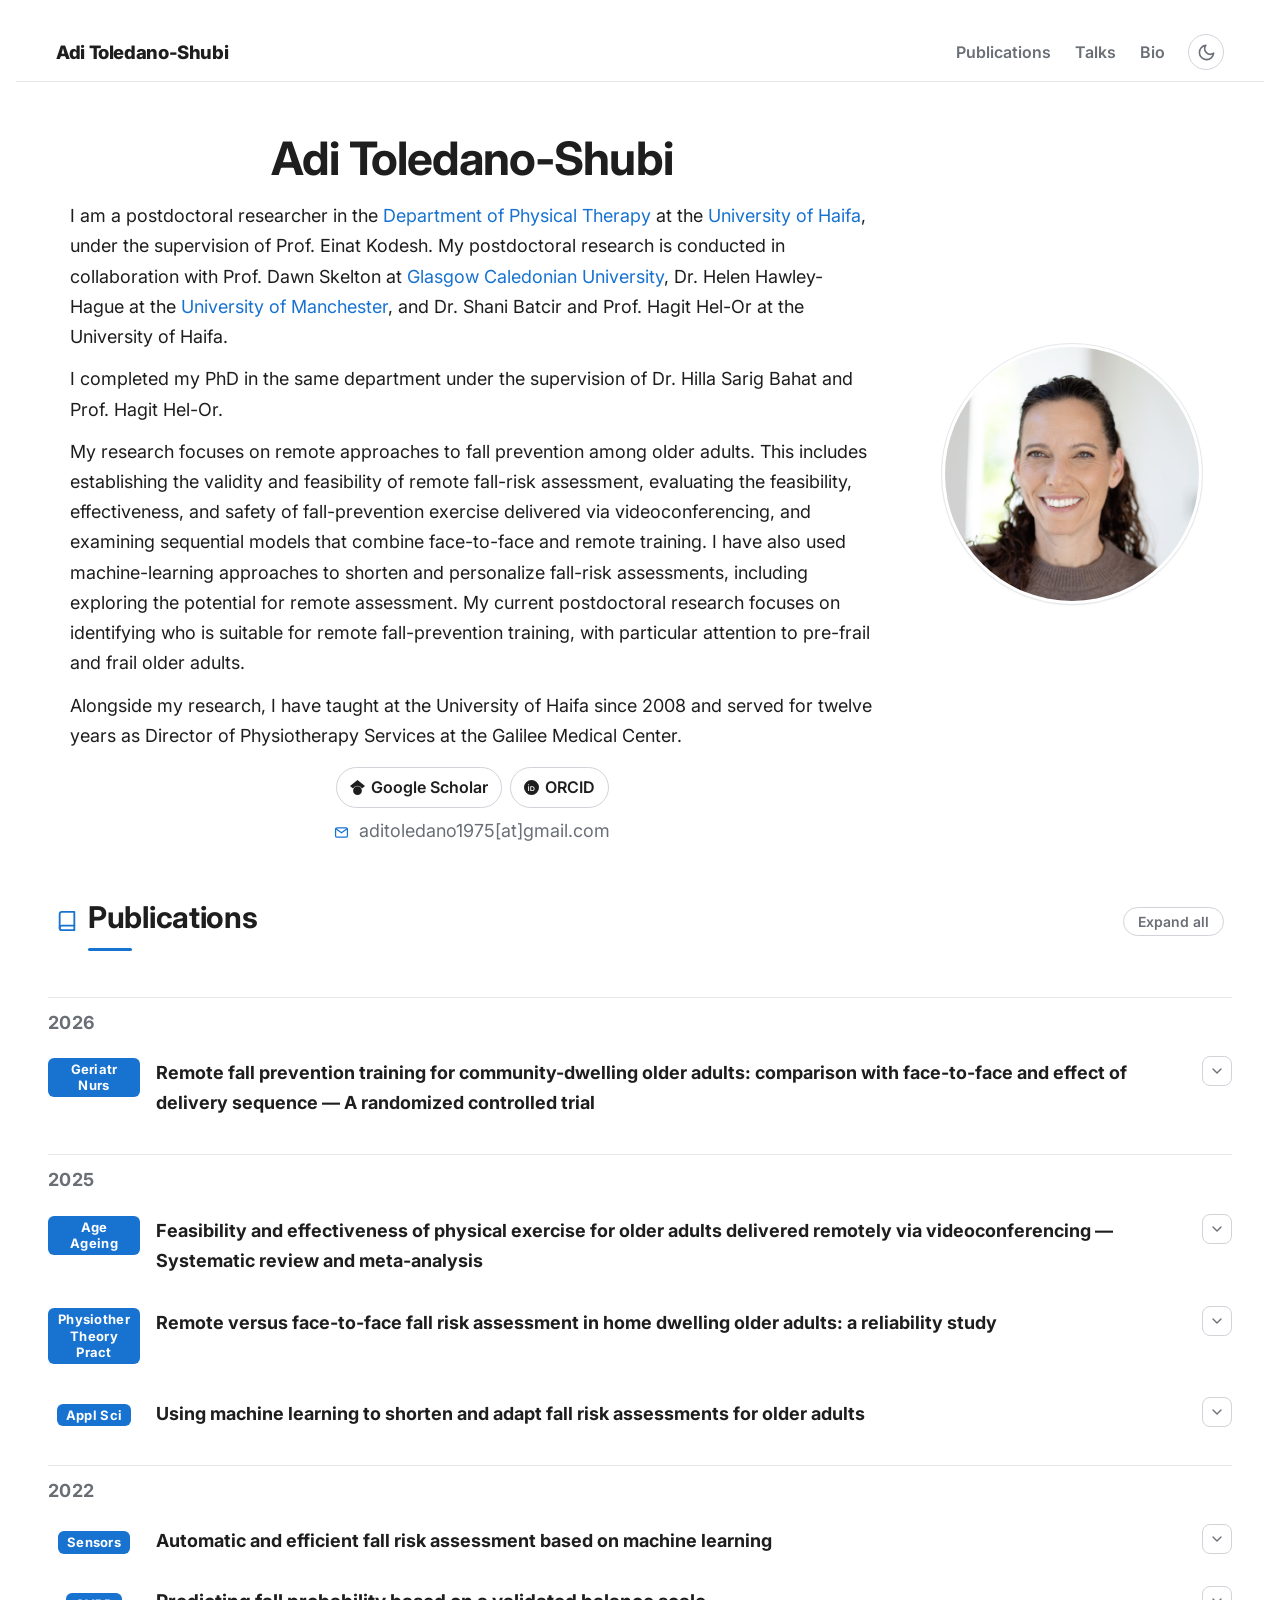
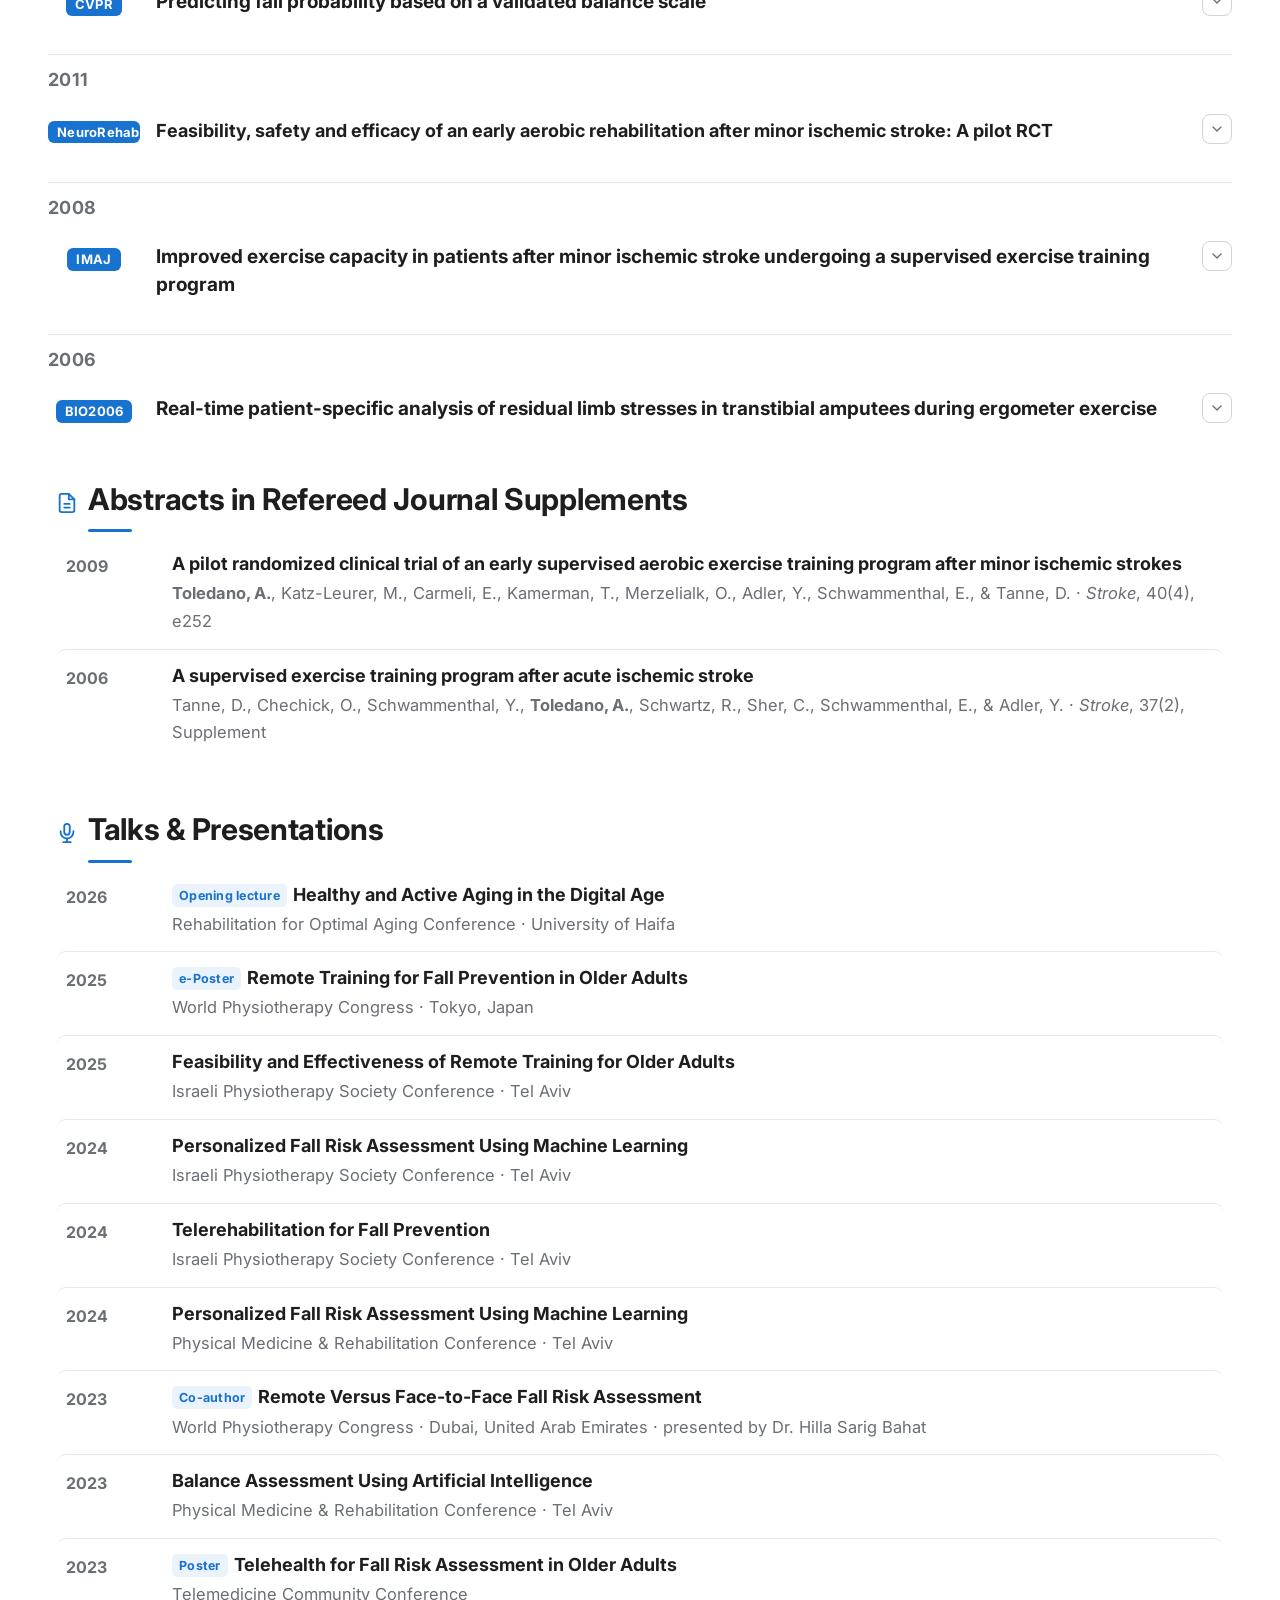
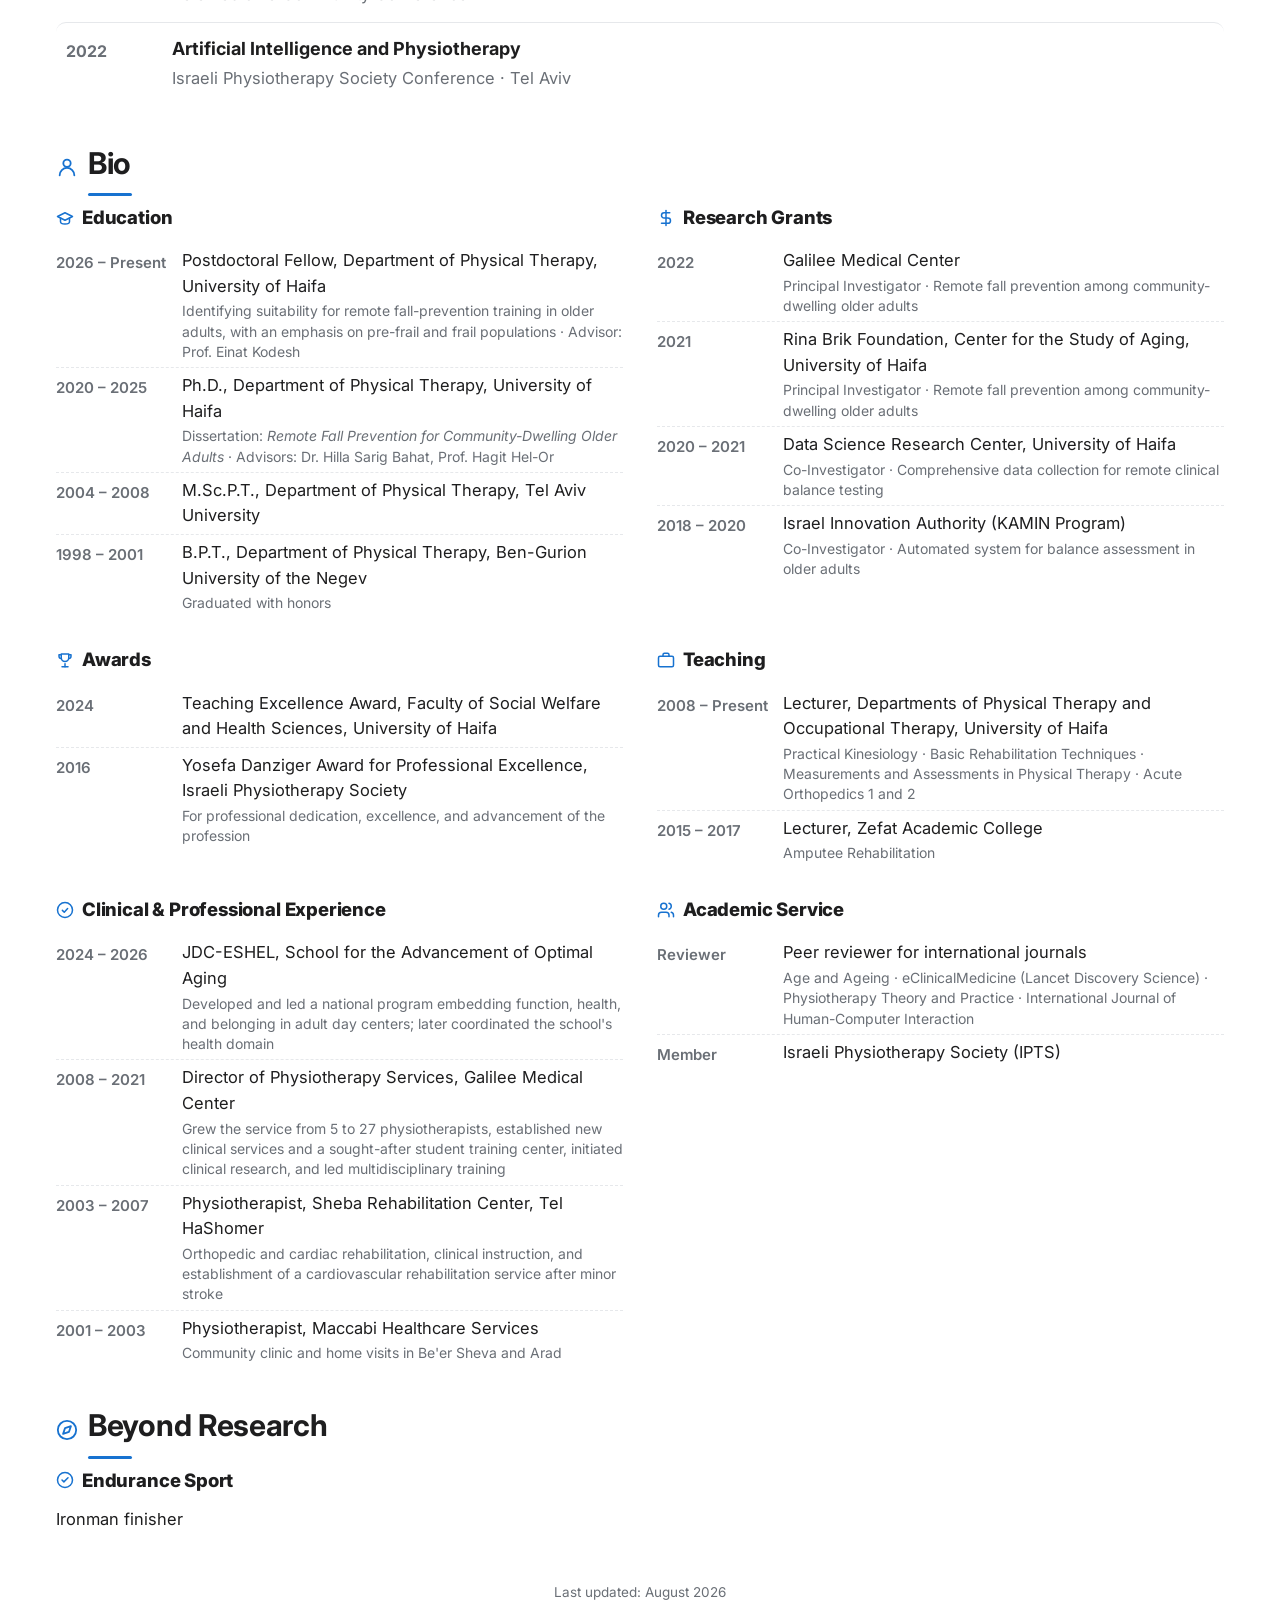
<file: index.html>
<!DOCTYPE HTML>
<html lang="en">
  <head>
    <meta http-equiv="Content-Type" content="text/html; charset=UTF-8" />

    <title>Adi Toledano-Shubi | Postdoctoral Researcher, University of Haifa</title>

    <meta name="author" content="Adi Toledano-Shubi" />
    <meta name="description" content="Adi Toledano-Shubi is a postdoctoral researcher in Physical Therapy at the University of Haifa, researching remote fall prevention for older adults." />
    <meta name="viewport" content="width=device-width, initial-scale=1" />
    <meta name="google-site-verification" content="YTTWmYguLYAqHW5SNZoJ6P8dAL0qdrIXzCSVmkhovlE" />

    <link rel="canonical" href="https://aditoledanoshubi.github.io/" />

    <!-- Fonts -->
    <link rel="preconnect" href="https://fonts.googleapis.com" />
    <link rel="preconnect" href="https://fonts.gstatic.com" crossorigin />
    <link rel="stylesheet" href="https://fonts.googleapis.com/css2?family=Inter:wght@400;500;600;700;800&display=swap" />

    <!-- Favicons -->
    <link rel="icon" href="favicon.ico" sizes="any" />
    <link rel="icon" type="image/png" sizes="32x32" href="favicon-32.png" />
    <link rel="apple-touch-icon" href="apple-touch-icon.png" />
    <meta name="theme-color" content="#ffffff" />

    <!-- Set theme before paint to avoid a flash (light is the default) -->
    <script>
      (function () {
        try {
          if (localStorage.getItem('theme') === 'dark') {
            document.documentElement.setAttribute('data-theme', 'dark');
          }
        } catch (e) {}
      })();
    </script>

    <link rel="stylesheet" type="text/css" href="stylesheet.css" />

    <!-- Open Graph -->
    <meta property="og:title" content="Adi Toledano-Shubi | Postdoctoral Researcher, University of Haifa" />
    <meta property="og:description" content="Postdoctoral researcher in Physical Therapy at the University of Haifa, researching remote fall prevention for older adults." />
    <meta property="og:image" content="https://aditoledanoshubi.github.io/images/profile.jpg" />
    <meta property="og:url" content="https://aditoledanoshubi.github.io/" />
    <meta property="og:type" content="profile" />
    <meta property="og:site_name" content="Adi Toledano-Shubi" />
    <meta property="og:locale" content="en_US" />
    <meta property="og:image:width" content="1200" />
    <meta property="og:image:height" content="1200" />
    <meta property="og:image:alt" content="Adi Toledano-Shubi" />
    <meta property="profile:first_name" content="Adi" />
    <meta property="profile:last_name" content="Toledano-Shubi" />

    <!-- Twitter Card -->
    <meta name="twitter:card" content="summary" />
    <meta name="twitter:title" content="Adi Toledano-Shubi | Postdoctoral Researcher, University of Haifa" />
    <meta name="twitter:description" content="Postdoctoral researcher in Physical Therapy at the University of Haifa, researching remote fall prevention for older adults." />
    <meta name="twitter:image" content="https://aditoledanoshubi.github.io/images/profile.jpg" />
    <meta name="twitter:image:alt" content="Adi Toledano-Shubi" />

    <!-- JSON-LD Structured Data -->
    <script type="application/ld+json">
    {
      "@context": "https://schema.org",
      "@type": "Person",
      "name": "Adi Toledano-Shubi",
      "url": "https://aditoledanoshubi.github.io/",
      "image": "https://aditoledanoshubi.github.io/images/profile.jpg",
      "jobTitle": "Postdoctoral Researcher",
      "affiliation": {
        "@type": "EducationalOrganization",
        "name": "University of Haifa",
        "url": "https://www.haifa.ac.il/"
      },
      "alumniOf": [
        {
          "@type": "EducationalOrganization",
          "name": "University of Haifa",
          "url": "https://www.haifa.ac.il/"
        },
        {
          "@type": "EducationalOrganization",
          "name": "Tel Aviv University",
          "url": "https://www.tau.ac.il/"
        },
        {
          "@type": "EducationalOrganization",
          "name": "Ben-Gurion University of the Negev",
          "url": "https://www.bgu.ac.il/"
        }
      ],
      "description": "Adi Toledano-Shubi is a postdoctoral researcher in Physical Therapy at the University of Haifa, researching remote fall prevention for older adults.",
      "sameAs": [
        "https://scholar.google.com/citations?user=kOce1IUAAAAJ&hl=en",
        "https://orcid.org/0000-0002-2002-5825"
      ],
      "knowsAbout": [
        "Fall prevention in older adults",
        "Telerehabilitation",
        "Physical therapy",
        "Remote fall risk assessment",
        "Healthy aging"
      ]
    }
    </script>

    <style>
      /* Minimal fallback shown only until stylesheet.css loads (or if missing).
         Full theming, dark mode, and layout live in stylesheet.css. */
      body { font-family: 'Inter', -apple-system, BlinkMacSystemFont, Segoe UI, Roboto, Helvetica, Arial, sans-serif; line-height: 1.6; }
    </style>
  </head>

  <body id="top">
    <nav class="topnav" aria-label="Primary">
      <div class="topnav-inner">
        <a class="topnav-brand" href="#top">Adi Toledano-Shubi</a>
        <div class="topnav-links">
          <a href="#publications">Publications</a>
          <a href="#talks">Talks</a>
          <a href="#bio">Bio</a>
        </div>
        <button id="theme-toggle" class="theme-toggle" type="button" aria-label="Switch to dark mode" title="Toggle dark mode">
          <!-- moon: shown in light mode -->
          <svg class="icon-moon" xmlns="http://www.w3.org/2000/svg" viewBox="0 0 24 24" fill="none" stroke="currentColor" stroke-width="2" stroke-linecap="round" stroke-linejoin="round" aria-hidden="true"><path d="M21 12.79A9 9 0 1 1 11.21 3 7 7 0 0 0 21 12.79z"></path></svg>
          <!-- sun: shown in dark mode -->
          <svg class="icon-sun" xmlns="http://www.w3.org/2000/svg" viewBox="0 0 24 24" fill="none" stroke="currentColor" stroke-width="2" stroke-linecap="round" stroke-linejoin="round" aria-hidden="true"><circle cx="12" cy="12" r="4.5"></circle><path d="M12 1.5v2.5M12 20v2.5M4.22 4.22l1.77 1.77M18.01 18.01l1.77 1.77M1.5 12h2.5M20 12h2.5M4.22 19.78l1.77-1.77M18.01 5.99l1.77-1.77"></path></svg>
        </button>
      </div>
    </nav>

    <table style="width:100%;max-width:1200px;border:0;border-spacing:0;border-collapse:separate;margin:0 auto;"><tbody>
      <tr><td style="padding:0">

        <!-- Header -->
        <table class="header-table" style="width:100%;border:0;border-spacing:0;border-collapse:separate;margin:0 auto;"><tbody>
          <tr>
            <td class="header-text" style="padding:2.5%;width:72%;vertical-align:middle">
              <h1 class="name" style="text-align:center">Adi Toledano-Shubi</h1>
              <p>
                I am a postdoctoral researcher in the <a target="_blank" rel="noopener noreferrer" href="https://hw.haifa.ac.il/pt-en/?lang=en">Department of Physical Therapy</a> at the <a target="_blank" rel="noopener noreferrer" href="https://www.haifa.ac.il/">University of Haifa</a>, under the supervision of Prof. Einat Kodesh. My postdoctoral research is conducted in collaboration with Prof. Dawn Skelton at <a target="_blank" rel="noopener noreferrer" href="https://www.gcu.ac.uk/">Glasgow Caledonian University</a>, Dr. Helen Hawley-Hague at the <a target="_blank" rel="noopener noreferrer" href="https://www.manchester.ac.uk/">University of Manchester</a>, and Dr. Shani Batcir and Prof. Hagit Hel-Or at the University of Haifa.
              </p>
              <p>
                I completed my PhD in the same department under the supervision of Dr. Hilla Sarig Bahat and Prof. Hagit Hel-Or.
              </p>
              <p>
                My research focuses on remote approaches to fall prevention among older adults. This includes establishing the validity and feasibility of remote fall-risk assessment, evaluating the feasibility, effectiveness, and safety of fall-prevention exercise delivered via videoconferencing, and examining sequential models that combine face-to-face and remote training. I have also used machine-learning approaches to shorten and personalize fall-risk assessments, including exploring the potential for remote assessment. My current postdoctoral research focuses on identifying who is suitable for remote fall-prevention training, with particular attention to pre-frail and frail older adults.
              </p>
              <p>
                Alongside my research, I have taught at the University of Haifa since 2008 and served for twelve years as Director of Physiotherapy Services at the Galilee Medical Center.
              </p>
              <div class="social-links">
                <a target="_blank" rel="noopener noreferrer" href="https://scholar.google.com/citations?user=kOce1IUAAAAJ&amp;hl=en" aria-label="Google Scholar">
                  <svg viewBox="0 0 24 24" fill="currentColor" aria-hidden="true"><path d="M12 24a7 7 0 1 1 0-14 7 7 0 0 1 0 14zm0-24L0 9.5l4.838 3.94A8 8 0 0 1 12 9a8 8 0 0 1 7.162 4.44L24 9.5z"/></svg>
                  Google Scholar
                </a>
                <a target="_blank" rel="noopener noreferrer" href="https://orcid.org/0000-0002-2002-5825" aria-label="ORCID">
                  <svg viewBox="0 0 24 24" fill="currentColor" aria-hidden="true"><path d="M12 0a12 12 0 1 0 0 24 12 12 0 0 0 0-24zM7.37 6.62a.9.9 0 1 1 0 1.8.9.9 0 0 1 0-1.8zm-.75 3.35h1.5v7.75h-1.5zm3.44 0h2.9c2.76 0 3.97 1.97 3.97 3.88 0 2.07-1.62 3.88-3.96 3.88h-2.91zm1.5 1.36v5.03h1.3c1.85 0 2.72-1.12 2.72-2.51 0-1.28-.81-2.52-2.72-2.52z"/></svg>
                  ORCID
                </a>
                <!-- TODO: add LinkedIn here once the profile URL is known. -->
              </div>
              <p class="contact-line">
                <svg viewBox="0 0 24 24" fill="none" stroke="currentColor" stroke-width="2" stroke-linecap="round" stroke-linejoin="round" aria-hidden="true"><rect x="2.5" y="4.5" width="19" height="15" rx="2.5"/><path d="m3 6 9 6.5L21 6"/></svg>
                <a href="mailto:aditoledano1975@gmail.com">aditoledano1975[at]gmail.com</a>
              </p>
            </td>
            <td class="header-photo" style="padding:2.5%;width:28%;max-width:28%;text-align:center">
              <a target="_blank" rel="noopener noreferrer" href="images/profile-full.jpg"><img class="profile-photo" alt="Adi Toledano-Shubi" src="images/profile.jpg" /></a>
            </td>
          </tr>
        </tbody></table>

        <!-- Publications heading -->
        <table style="width:100%;border:0;border-spacing:0;border-collapse:separate;margin:0 auto"><tbody>
          <tr>
            <td id="publications" class="section-anchor" style="padding:16px;width:100%;vertical-align:middle">
              <div class="section-head">
                <svg class="sec-icon" viewBox="0 0 24 24" fill="none" stroke="currentColor" stroke-width="2" stroke-linecap="round" stroke-linejoin="round" aria-hidden="true"><path d="M4 19.5A2.5 2.5 0 0 1 6.5 17H20"/><path d="M6.5 2H20v20H6.5A2.5 2.5 0 0 1 4 19.5v-15A2.5 2.5 0 0 1 6.5 2z"/></svg>
                <h2>Publications</h2>
                <button id="pub-expand-all" class="expand-all" type="button" aria-label="Expand all publications">Expand all</button>
              </div>
            </td>
          </tr>
        </tbody></table>

        <!-- Publications -->
        <table class="pub-table" style="width:100%;border:0;border-spacing:0 8px;border-collapse:separate;margin:0 auto">
          <colgroup><col style="width:108px" /><col /></colgroup>
          <tbody>

          <script>
          function toggleSection(id) {
            document.getElementById(id).classList.toggle('open');
          }
          </script>

          <!-- Year: 2026 -->
          <tr><td colspan="2" style="padding:16px 8px 0;"><h3 class="pub-year">2026</h3></td></tr>

          <tr id="toledano-shubi-2026-remote-fall-prevention">
            <td style="padding:12px 8px;width:80px;vertical-align:top;text-align:center">
              <abbr class="pub-badge">Geriatr Nurs</abbr>
            </td>
            <td style="padding:12px 8px;vertical-align:top">
              <div class="pub-title"><a target="_blank" rel="noopener noreferrer" href="https://doi.org/10.1016/j.gerinurse.2026.103817">Remote fall prevention training for community-dwelling older adults: comparison with face-to-face and effect of delivery sequence &mdash; A randomized controlled trial</a></div>
              <div>
                <strong>Toledano-Shubi, A.</strong>, Livne, D., Hel-Or, H., &amp; Bahat, H. S.
              </div>
              <div><em>Geriatric Nursing</em>, 69, 103817, 2026</div>
              <div class="small">Impact Factor 2.4 &middot; Q1 (Nursing)</div>
              <div class="pub-links">
                <a target="_blank" rel="noopener noreferrer" href="https://doi.org/10.1016/j.gerinurse.2026.103817">Paper</a>
                <a href="javascript:void(0)" onclick="toggleSection('cite-toledano-shubi-2026')">BIB</a>
              </div>
              <div id="cite-toledano-shubi-2026" class="pub-hidden">
                <pre>@article{toledanoshubi2026remote,
  title={Remote fall prevention training for community-dwelling older adults: comparison with face-to-face and effect of delivery sequence - A randomized controlled trial},
  author={Toledano-Shubi, Adi and Livne, D. and Hel-Or, Hagit and Bahat, Hilla Sarig},
  journal={Geriatric Nursing},
  volume={69},
  pages={103817},
  year={2026},
  doi={10.1016/j.gerinurse.2026.103817}
}</pre>
              </div>
            </td>
          </tr>

          <!-- Year: 2025 -->
          <tr><td colspan="2" style="padding:16px 8px 0;"><h3 class="pub-year">2025</h3></td></tr>

          <tr id="toledano-shubi-2025-remote-exercise-meta-analysis">
            <td style="padding:12px 8px;width:80px;vertical-align:top;text-align:center">
              <abbr class="pub-badge">Age Ageing</abbr>
            </td>
            <td style="padding:12px 8px;vertical-align:top">
              <div class="pub-title"><a target="_blank" rel="noopener noreferrer" href="https://doi.org/10.1093/ageing/afaf171">Feasibility and effectiveness of physical exercise for older adults delivered remotely via videoconferencing &mdash; Systematic review and meta-analysis</a></div>
              <div>
                <strong>Toledano-Shubi, A.</strong>, Shapira, A. L., Fuchsman, R., Marco, R., Hel-Or, H., &amp; Sarig Bahat, H.
              </div>
              <div><em>Age and Ageing</em>, 54(6), 2025</div>
              <div class="small">Impact Factor 7.1 &middot; Q1 (Geriatrics &amp; Gerontology)</div>
              <div class="pub-links">
                <a target="_blank" rel="noopener noreferrer" href="https://doi.org/10.1093/ageing/afaf171">Paper</a>
                <a href="javascript:void(0)" onclick="toggleSection('cite-toledano-shubi-2025-meta')">BIB</a>
              </div>
              <div id="cite-toledano-shubi-2025-meta" class="pub-hidden">
                <pre>@article{toledanoshubi2025feasibility,
  title={Feasibility and effectiveness of physical exercise for older adults delivered remotely via videoconferencing - Systematic review and meta-analysis},
  author={Toledano-Shubi, Adi and Shapira, A. L. and Fuchsman, R. and Marco, R. and Hel-Or, Hagit and Sarig Bahat, Hilla},
  journal={Age and Ageing},
  volume={54},
  number={6},
  year={2025},
  doi={10.1093/ageing/afaf171}
}</pre>
              </div>
            </td>
          </tr>

          <tr id="toledano-shubi-2025-remote-fall-risk-reliability">
            <td style="padding:12px 8px;width:80px;vertical-align:top;text-align:center">
              <abbr class="pub-badge">Physiother Theory Pract</abbr>
            </td>
            <td style="padding:12px 8px;vertical-align:top">
              <div class="pub-title"><a target="_blank" rel="noopener noreferrer" href="https://doi.org/10.1080/09593985.2024.2367516">Remote versus face-to-face fall risk assessment in home dwelling older adults: a reliability study</a></div>
              <div>
                <strong>Toledano-Shubi, A.</strong>, Hel-Or, H., &amp; Sarig Bahat, H.
              </div>
              <div><em>Physiotherapy Theory and Practice</em>, 41(4), 2025</div>
              <div class="small">Impact Factor 1.5 &middot; Q2 (Rehabilitation)</div>
              <div class="pub-links">
                <a target="_blank" rel="noopener noreferrer" href="https://doi.org/10.1080/09593985.2024.2367516">Paper</a>
                <a href="javascript:void(0)" onclick="toggleSection('cite-toledano-shubi-2025-reliability')">BIB</a>
              </div>
              <div id="cite-toledano-shubi-2025-reliability" class="pub-hidden">
                <pre>@article{toledanoshubi2025remote,
  title={Remote versus face-to-face fall risk assessment in home dwelling older adults: a reliability study},
  author={Toledano-Shubi, Adi and Hel-Or, Hagit and Sarig Bahat, Hilla},
  journal={Physiotherapy Theory and Practice},
  volume={41},
  number={4},
  year={2025},
  doi={10.1080/09593985.2024.2367516}
}</pre>
              </div>
            </td>
          </tr>

          <tr id="khatib-2025-machine-learning-fall-risk">
            <td style="padding:12px 8px;width:80px;vertical-align:top;text-align:center">
              <abbr class="pub-badge">Appl Sci</abbr>
            </td>
            <td style="padding:12px 8px;vertical-align:top">
              <div class="pub-title"><a target="_blank" rel="noopener noreferrer" href="https://doi.org/10.3390/app15041690">Using machine learning to shorten and adapt fall risk assessments for older adults</a></div>
              <div>
                Khatib, L., <strong>Toledano-Shubi, A.</strong>, Sarig Bahat, H., &amp; Hel-Or, H.
              </div>
              <div><em>Applied Sciences</em>, 15(4), 2025</div>
              <div class="small">Impact Factor 2.5 &middot; Q2 (Multidisciplinary Sciences)</div>
              <div class="pub-links">
                <a target="_blank" rel="noopener noreferrer" href="https://doi.org/10.3390/app15041690">Paper</a>
                <a href="javascript:void(0)" onclick="toggleSection('cite-khatib-2025')">BIB</a>
              </div>
              <div id="cite-khatib-2025" class="pub-hidden">
                <pre>@article{khatib2025using,
  title={Using Machine Learning to Shorten and Adapt Fall Risk Assessments for Older Adults},
  author={Khatib, L. and Toledano-Shubi, Adi and Sarig Bahat, Hilla and Hel-Or, Hagit},
  journal={Applied Sciences},
  volume={15},
  number={4},
  year={2025},
  doi={10.3390/app15041690}
}</pre>
              </div>
            </td>
          </tr>

          <!-- Year: 2022 -->
          <tr><td colspan="2" style="padding:16px 8px 0;"><h3 class="pub-year">2022</h3></td></tr>

          <tr id="eichler-2022-automatic-fall-risk">
            <td style="padding:12px 8px;width:80px;vertical-align:top;text-align:center">
              <abbr class="pub-badge">Sensors</abbr>
            </td>
            <td style="padding:12px 8px;vertical-align:top">
              <div class="pub-title"><a target="_blank" rel="noopener noreferrer" href="https://doi.org/10.3390/s22041557">Automatic and efficient fall risk assessment based on machine learning</a></div>
              <div>
                Eichler, N., Raz, S., <strong>Toledano-Shubi, A.</strong>, Livne, D., Shimshoni, I., &amp; Hel-Or, H.
              </div>
              <div><em>Sensors</em>, 22(4), 2022</div>
              <div class="small">Impact Factor 3.5 &middot; Q2 (Engineering, Electrical &amp; Electronic)</div>
              <div class="pub-links">
                <a target="_blank" rel="noopener noreferrer" href="https://doi.org/10.3390/s22041557">Paper</a>
                <a href="javascript:void(0)" onclick="toggleSection('cite-eichler-2022')">BIB</a>
              </div>
              <div id="cite-eichler-2022" class="pub-hidden">
                <pre>@article{eichler2022automatic,
  title={Automatic and Efficient Fall Risk Assessment Based on Machine Learning},
  author={Eichler, N. and Raz, S. and Toledano-Shubi, Adi and Livne, D. and Shimshoni, Ilan and Hel-Or, Hagit},
  journal={Sensors},
  volume={22},
  number={4},
  year={2022},
  doi={10.3390/s22041557}
}</pre>
              </div>
            </td>
          </tr>

          <tr id="masalha-2022-predicting-fall-probability">
            <td style="padding:12px 8px;width:80px;vertical-align:top;text-align:center">
              <abbr class="pub-badge">CVPR</abbr>
            </td>
            <td style="padding:12px 8px;vertical-align:top">
              <div class="pub-title">Predicting fall probability based on a validated balance scale</div>
              <div>
                Masalha, A., Eichler, N., Raz, S., <strong>Toledano-Shubi, A.</strong>, et al.
              </div>
              <div><em>IEEE/CVF Conference on Computer Vision and Pattern Recognition (CVPR)</em>, 2022</div>
              <div class="pub-links">
                <a href="javascript:void(0)" onclick="toggleSection('cite-masalha-2022')">BIB</a>
              </div>
              <div id="cite-masalha-2022" class="pub-hidden">
                <pre>@inproceedings{masalha2022predicting,
  title={Predicting Fall Probability Based on a Validated Balance Scale},
  author={Masalha, A. and Eichler, N. and Raz, S. and Toledano-Shubi, Adi and others},
  booktitle={IEEE/CVF Conference on Computer Vision and Pattern Recognition (CVPR)},
  year={2022}
}</pre>
              </div>
            </td>
          </tr>

          <!-- Year: 2011 -->
          <tr><td colspan="2" style="padding:16px 8px 0;"><h3 class="pub-year">2011</h3></td></tr>

          <tr id="toledano-zarhi-2011-aerobic-rehabilitation-stroke">
            <td style="padding:12px 8px;width:80px;vertical-align:top;text-align:center">
              <abbr class="pub-badge">NeuroRehab</abbr>
            </td>
            <td style="padding:12px 8px;vertical-align:top">
              <div class="pub-title"><a target="_blank" rel="noopener noreferrer" href="https://doi.org/10.3233/NRE-2011-0636">Feasibility, safety and efficacy of an early aerobic rehabilitation after minor ischemic stroke: A pilot RCT</a></div>
              <div>
                <strong>Toledano-Zarhi, A.</strong>, Tanne, D., Carmeli, E., &amp; Katz-Leurer, M.
              </div>
              <div><em>NeuroRehabilitation</em>, 28(2), 2011</div>
              <div class="small">Impact Factor 2.03 &middot; Q2 (Rehabilitation)</div>
              <div class="pub-links">
                <a target="_blank" rel="noopener noreferrer" href="https://doi.org/10.3233/NRE-2011-0636">Paper</a>
                <a href="javascript:void(0)" onclick="toggleSection('cite-toledano-zarhi-2011')">BIB</a>
              </div>
              <div id="cite-toledano-zarhi-2011" class="pub-hidden">
                <pre>@article{toledanozarhi2011feasibility,
  title={Feasibility, safety and efficacy of an early aerobic rehabilitation after minor ischemic stroke: A pilot RCT},
  author={Toledano-Zarhi, Adi and Tanne, D. and Carmeli, E. and Katz-Leurer, M.},
  journal={NeuroRehabilitation},
  volume={28},
  number={2},
  year={2011},
  doi={10.3233/NRE-2011-0636}
}</pre>
              </div>
            </td>
          </tr>

          <!-- Year: 2008 -->
          <tr><td colspan="2" style="padding:16px 8px 0;"><h3 class="pub-year">2008</h3></td></tr>

          <tr id="tanne-2008-exercise-capacity-stroke">
            <td style="padding:12px 8px;width:80px;vertical-align:top;text-align:center">
              <abbr class="pub-badge">IMAJ</abbr>
            </td>
            <td style="padding:12px 8px;vertical-align:top">
              <div class="pub-title">Improved exercise capacity in patients after minor ischemic stroke undergoing a supervised exercise training program</div>
              <div>
                Tanne, D., Tsabari, R., Chechik, O., <strong>Toledano, A.</strong>, Orion, D., Schwammenthal, Y., Philips, T., Schwammenthal, E., &amp; Adler, Y.
              </div>
              <div><em>Israel Medical Association Journal (IMAJ)</em>, 10, 2008</div>
              <div class="small">Impact Factor 0.689 &middot; Q4 (Medicine, General &amp; Internal)</div>
              <div class="pub-links">
                <a href="javascript:void(0)" onclick="toggleSection('cite-tanne-2008')">BIB</a>
              </div>
              <div id="cite-tanne-2008" class="pub-hidden">
                <pre>@article{tanne2008improved,
  title={Improved Exercise Capacity in Patients after Minor Ischemic Stroke Undergoing a Supervised Exercise Training Program},
  author={Tanne, D. and Tsabari, R. and Chechik, O. and Toledano, Adi and Orion, D. and Schwammenthal, Y. and Philips, T. and Schwammenthal, E. and Adler, Y.},
  journal={Israel Medical Association Journal},
  volume={10},
  year={2008}
}</pre>
              </div>
            </td>
          </tr>

          <!-- Year: 2006 -->
          <tr><td colspan="2" style="padding:16px 8px 0;"><h3 class="pub-year">2006</h3></td></tr>

          <tr id="portnoy-2006-residual-limb-stresses">
            <td style="padding:12px 8px;width:80px;vertical-align:top;text-align:center">
              <abbr class="pub-badge">BIO2006</abbr>
            </td>
            <td style="padding:12px 8px;vertical-align:top">
              <div class="pub-title">Real-time patient-specific analysis of residual limb stresses in transtibial amputees during ergometer exercise</div>
              <div>
                Portnoy, S., <strong>Toledano, A.</strong>, et al.
              </div>
              <div><em>BIO2006 Proceedings</em>, 2006</div>
              <div class="pub-links">
                <a href="javascript:void(0)" onclick="toggleSection('cite-portnoy-2006')">BIB</a>
              </div>
              <div id="cite-portnoy-2006" class="pub-hidden">
                <pre>@inproceedings{portnoy2006realtime,
  title={Real-time patient-specific analysis of residual limb stresses in transtibial amputees during ergometer exercise},
  author={Portnoy, S. and Toledano, Adi and others},
  booktitle={BIO2006 Proceedings},
  year={2006}
}</pre>
              </div>
            </td>
          </tr>

          </tbody>
        </table>

        <!-- Conference Abstracts -->
        <table style="width:100%;border:0;border-spacing:0;border-collapse:separate;margin:12px auto 0"><tbody>
          <tr>
            <td id="abstracts" class="section-anchor" style="padding:16px;width:100%;vertical-align:middle">
              <div class="section-head">
                <svg class="sec-icon" viewBox="0 0 24 24" fill="none" stroke="currentColor" stroke-width="2" stroke-linecap="round" stroke-linejoin="round" aria-hidden="true"><path d="M14 2H6a2 2 0 0 0-2 2v16a2 2 0 0 0 2 2h12a2 2 0 0 0 2-2V8z"/><path d="M14 2v6h6"/><path d="M9 13h6"/><path d="M9 17h6"/></svg>
                <h2>Abstracts in Refereed Journal Supplements</h2>
              </div>
              <div class="entry-list">
                <div class="entry">
                  <div class="entry-year">2009</div>
                  <div class="entry-body">
                    <div class="entry-title">A pilot randomized clinical trial of an early supervised aerobic exercise training program after minor ischemic strokes</div>
                    <div class="entry-meta"><strong>Toledano, A.</strong>, Katz-Leurer, M., Carmeli, E., Kamerman, T., Merzelialk, O., Adler, Y., Schwammenthal, E., &amp; Tanne, D. &middot; <em>Stroke</em>, 40(4), e252</div>
                  </div>
                </div>
                <div class="entry">
                  <div class="entry-year">2006</div>
                  <div class="entry-body">
                    <div class="entry-title">A supervised exercise training program after acute ischemic stroke</div>
                    <div class="entry-meta">Tanne, D., Chechick, O., Schwammenthal, Y., <strong>Toledano, A.</strong>, Schwartz, R., Sher, C., Schwammenthal, E., &amp; Adler, Y. &middot; <em>Stroke</em>, 37(2), Supplement</div>
                  </div>
                </div>
              </div>
            </td>
          </tr>
        </tbody></table>

        <!-- Talks and Presentations -->
        <table style="width:100%;border:0;border-spacing:0;border-collapse:separate;margin:12px auto 0"><tbody>
          <tr>
            <td id="talks" class="section-anchor" style="padding:16px;width:100%;vertical-align:middle">
              <div class="section-head">
                <svg class="sec-icon" viewBox="0 0 24 24" fill="none" stroke="currentColor" stroke-width="2" stroke-linecap="round" stroke-linejoin="round" aria-hidden="true"><path d="M12 2a3 3 0 0 0-3 3v6a3 3 0 0 0 6 0V5a3 3 0 0 0-3-3z"/><path d="M19 10v1a7 7 0 0 1-14 0v-1"/><path d="M12 18.5V22"/><path d="M8 22h8"/></svg>
                <h2>Talks &amp; Presentations</h2>
              </div>
              <div class="entry-list">

                <div class="entry">
                  <div class="entry-year">2026</div>
                  <div class="entry-body">
                    <div class="entry-title"><span class="entry-tag">Opening lecture</span>Healthy and Active Aging in the Digital Age</div>
                    <div class="entry-meta">Rehabilitation for Optimal Aging Conference &middot; University of Haifa</div>
                  </div>
                </div>

                <div class="entry">
                  <div class="entry-year">2025</div>
                  <div class="entry-body">
                    <div class="entry-title"><span class="entry-tag">e-Poster</span>Remote Training for Fall Prevention in Older Adults</div>
                    <div class="entry-meta">World Physiotherapy Congress &middot; Tokyo, Japan</div>
                  </div>
                </div>

                <div class="entry">
                  <div class="entry-year">2025</div>
                  <div class="entry-body">
                    <div class="entry-title">Feasibility and Effectiveness of Remote Training for Older Adults</div>
                    <div class="entry-meta">Israeli Physiotherapy Society Conference &middot; Tel Aviv</div>
                  </div>
                </div>

                <div class="entry">
                  <div class="entry-year">2024</div>
                  <div class="entry-body">
                    <div class="entry-title">Personalized Fall Risk Assessment Using Machine Learning</div>
                    <div class="entry-meta">Israeli Physiotherapy Society Conference &middot; Tel Aviv</div>
                  </div>
                </div>

                <div class="entry">
                  <div class="entry-year">2024</div>
                  <div class="entry-body">
                    <div class="entry-title">Telerehabilitation for Fall Prevention</div>
                    <div class="entry-meta">Israeli Physiotherapy Society Conference &middot; Tel Aviv</div>
                  </div>
                </div>

                <div class="entry">
                  <div class="entry-year">2024</div>
                  <div class="entry-body">
                    <div class="entry-title">Personalized Fall Risk Assessment Using Machine Learning</div>
                    <div class="entry-meta">Physical Medicine &amp; Rehabilitation Conference &middot; Tel Aviv</div>
                  </div>
                </div>

                <div class="entry">
                  <div class="entry-year">2023</div>
                  <div class="entry-body">
                    <div class="entry-title"><span class="entry-tag">Co-author</span>Remote Versus Face-to-Face Fall Risk Assessment</div>
                    <div class="entry-meta">World Physiotherapy Congress &middot; Dubai, United Arab Emirates &middot; presented by Dr. Hilla Sarig Bahat</div>
                  </div>
                </div>

                <div class="entry">
                  <div class="entry-year">2023</div>
                  <div class="entry-body">
                    <div class="entry-title">Balance Assessment Using Artificial Intelligence</div>
                    <div class="entry-meta">Physical Medicine &amp; Rehabilitation Conference &middot; Tel Aviv</div>
                  </div>
                </div>

                <div class="entry">
                  <div class="entry-year">2023</div>
                  <div class="entry-body">
                    <div class="entry-title"><span class="entry-tag">Poster</span>Telehealth for Fall Risk Assessment in Older Adults</div>
                    <div class="entry-meta">Telemedicine Community Conference</div>
                  </div>
                </div>

                <div class="entry">
                  <div class="entry-year">2022</div>
                  <div class="entry-body">
                    <div class="entry-title">Artificial Intelligence and Physiotherapy</div>
                    <div class="entry-meta">Israeli Physiotherapy Society Conference &middot; Tel Aviv</div>
                  </div>
                </div>

              </div>
            </td>
          </tr>
        </tbody></table>

        <!-- Bio -->
        <table style="width:100%;border:0;border-spacing:0;border-collapse:separate;margin:0 auto"><tbody>
          <tr>
            <td id="bio" class="section-anchor" style="padding:16px;width:100%;vertical-align:top">
              <div class="section-head">
                <svg class="sec-icon" viewBox="0 0 24 24" fill="none" stroke="currentColor" stroke-width="2" stroke-linecap="round" stroke-linejoin="round" aria-hidden="true"><circle cx="12" cy="8" r="4"/><path d="M4 21a8 8 0 0 1 16 0"/></svg>
                <h2>Bio</h2>
              </div>
              <div class="bio-grid">

                <div class="bio-block">
                  <div class="bio-head">
                    <svg viewBox="0 0 24 24" fill="none" stroke="currentColor" stroke-width="2" stroke-linecap="round" stroke-linejoin="round" aria-hidden="true"><path d="M22 10 12 5 2 10l10 5 10-5z"/><path d="M6 12v5c0 1.66 2.69 3 6 3s6-1.34 6-3v-5"/></svg>
                    Education
                  </div>
                  <div class="bio-entry"><div class="bio-year">2026 &ndash; Present</div><div class="bio-desc">Postdoctoral Fellow, Department of Physical Therapy, University of Haifa<span class="bio-sub">Identifying suitability for remote fall-prevention training in older adults, with an emphasis on pre-frail and frail populations &middot; Advisor: Prof. Einat Kodesh</span></div></div>
                  <div class="bio-entry"><div class="bio-year">2020 &ndash; 2025</div><div class="bio-desc">Ph.D., Department of Physical Therapy, University of Haifa<span class="bio-sub">Dissertation: <em>Remote Fall Prevention for Community-Dwelling Older Adults</em> &middot; Advisors: Dr. Hilla Sarig Bahat, Prof. Hagit Hel-Or</span></div></div>
                  <div class="bio-entry"><div class="bio-year">2004 &ndash; 2008</div><div class="bio-desc">M.Sc.P.T., Department of Physical Therapy, Tel Aviv University</div></div>
                  <div class="bio-entry"><div class="bio-year">1998 &ndash; 2001</div><div class="bio-desc">B.P.T., Department of Physical Therapy, Ben-Gurion University of the Negev<span class="bio-sub">Graduated with honors</span></div></div>
                </div>

                <div class="bio-block">
                  <div class="bio-head">
                    <svg viewBox="0 0 24 24" fill="none" stroke="currentColor" stroke-width="2" stroke-linecap="round" stroke-linejoin="round" aria-hidden="true"><path d="M12 2v20"/><path d="M17 5H9.5a3.5 3.5 0 0 0 0 7h5a3.5 3.5 0 0 1 0 7H6"/></svg>
                    Research Grants
                  </div>
                  <div class="bio-entry"><div class="bio-year">2022</div><div class="bio-desc">Galilee Medical Center<span class="bio-sub">Principal Investigator &middot; Remote fall prevention among community-dwelling older adults</span></div></div>
                  <div class="bio-entry"><div class="bio-year">2021</div><div class="bio-desc">Rina Brik Foundation, Center for the Study of Aging, University of Haifa<span class="bio-sub">Principal Investigator &middot; Remote fall prevention among community-dwelling older adults</span></div></div>
                  <div class="bio-entry"><div class="bio-year">2020 &ndash; 2021</div><div class="bio-desc">Data Science Research Center, University of Haifa<span class="bio-sub">Co-Investigator &middot; Comprehensive data collection for remote clinical balance testing</span></div></div>
                  <div class="bio-entry"><div class="bio-year">2018 &ndash; 2020</div><div class="bio-desc">Israel Innovation Authority (KAMIN Program)<span class="bio-sub">Co-Investigator &middot; Automated system for balance assessment in older adults</span></div></div>
                </div>

                <div class="bio-block">
                  <div class="bio-head">
                    <svg viewBox="0 0 24 24" fill="none" stroke="currentColor" stroke-width="2" stroke-linecap="round" stroke-linejoin="round" aria-hidden="true"><path d="M8 21h8"/><path d="M12 17v4"/><path d="M7 4h10v5a5 5 0 0 1-10 0z"/><path d="M17 5h3v2a3 3 0 0 1-3 3"/><path d="M7 5H4v2a3 3 0 0 0 3 3"/></svg>
                    Awards
                  </div>
                  <div class="bio-entry"><div class="bio-year">2024</div><div class="bio-desc">Teaching Excellence Award, Faculty of Social Welfare and Health Sciences, University of Haifa</div></div>
                  <div class="bio-entry"><div class="bio-year">2016</div><div class="bio-desc">Yosefa Danziger Award for Professional Excellence, Israeli Physiotherapy Society<span class="bio-sub">For professional dedication, excellence, and advancement of the profession</span></div></div>
                </div>

                <div class="bio-block">
                  <div class="bio-head">
                    <svg viewBox="0 0 24 24" fill="none" stroke="currentColor" stroke-width="2" stroke-linecap="round" stroke-linejoin="round" aria-hidden="true"><rect x="2" y="7" width="20" height="14" rx="2"/><path d="M16 7V5a2 2 0 0 0-2-2h-4a2 2 0 0 0-2 2v2"/></svg>
                    Teaching
                  </div>
                  <div class="bio-entry"><div class="bio-year">2008 &ndash; Present</div><div class="bio-desc">Lecturer, Departments of Physical Therapy and Occupational Therapy, University of Haifa<span class="bio-sub">Practical Kinesiology &middot; Basic Rehabilitation Techniques &middot; Measurements and Assessments in Physical Therapy &middot; Acute Orthopedics 1 and 2</span></div></div>
                  <div class="bio-entry"><div class="bio-year">2015 &ndash; 2017</div><div class="bio-desc">Lecturer, Zefat Academic College<span class="bio-sub">Amputee Rehabilitation</span></div></div>
                </div>

                <div class="bio-block">
                  <div class="bio-head">
                    <svg viewBox="0 0 24 24" fill="none" stroke="currentColor" stroke-width="2" stroke-linecap="round" stroke-linejoin="round" aria-hidden="true"><path d="M12 2a10 10 0 1 0 0 20 10 10 0 0 0 0-20z"/><path d="M8.5 12.5 11 15l4.5-5"/></svg>
                    Clinical &amp; Professional Experience
                  </div>
                  <div class="bio-entry"><div class="bio-year">2024 &ndash; 2026</div><div class="bio-desc">JDC-ESHEL, School for the Advancement of Optimal Aging<span class="bio-sub">Developed and led a national program embedding function, health, and belonging in adult day centers; later coordinated the school's health domain</span></div></div>
                  <div class="bio-entry"><div class="bio-year">2008 &ndash; 2021</div><div class="bio-desc">Director of Physiotherapy Services, Galilee Medical Center<span class="bio-sub">Grew the service from 5 to 27 physiotherapists, established new clinical services and a sought-after student training center, initiated clinical research, and led multidisciplinary training</span></div></div>
                  <div class="bio-entry"><div class="bio-year">2003 &ndash; 2007</div><div class="bio-desc">Physiotherapist, Sheba Rehabilitation Center, Tel HaShomer<span class="bio-sub">Orthopedic and cardiac rehabilitation, clinical instruction, and establishment of a cardiovascular rehabilitation service after minor stroke</span></div></div>
                  <div class="bio-entry"><div class="bio-year">2001 &ndash; 2003</div><div class="bio-desc">Physiotherapist, Maccabi Healthcare Services<span class="bio-sub">Community clinic and home visits in Be'er Sheva and Arad</span></div></div>
                </div>

                <div class="bio-block">
                  <div class="bio-head">
                    <svg viewBox="0 0 24 24" fill="none" stroke="currentColor" stroke-width="2" stroke-linecap="round" stroke-linejoin="round" aria-hidden="true"><path d="M16 21v-2a4 4 0 0 0-4-4H6a4 4 0 0 0-4 4v2"/><circle cx="9" cy="7" r="4"/><path d="M22 21v-2a4 4 0 0 0-3-3.87"/><path d="M16 3.13a4 4 0 0 1 0 7.75"/></svg>
                    Academic Service
                  </div>
                  <div class="bio-entry"><div class="bio-year">Reviewer</div><div class="bio-desc">Peer reviewer for international journals<span class="bio-sub">Age and Ageing &middot; eClinicalMedicine (Lancet Discovery Science) &middot; Physiotherapy Theory and Practice &middot; International Journal of Human-Computer Interaction</span></div></div>
                  <div class="bio-entry"><div class="bio-year">Member</div><div class="bio-desc">Israeli Physiotherapy Society (IPTS)</div></div>
                </div>

              </div>
            </td>
          </tr>
        </tbody></table>

        <!-- Beyond Research -->
        <table style="width:100%;border:0;border-spacing:0;border-collapse:separate;margin:0 auto"><tbody>
          <tr>
            <td id="personal" class="section-anchor" style="padding:16px;width:100%;vertical-align:top">
              <div class="section-head">
                <svg class="sec-icon" viewBox="0 0 24 24" fill="none" stroke="currentColor" stroke-width="2" stroke-linecap="round" stroke-linejoin="round" aria-hidden="true"><circle cx="12" cy="12" r="10"/><polygon points="16.24 7.76 14.12 14.12 7.76 16.24 9.88 9.88 16.24 7.76"/></svg>
                <h2>Beyond Research</h2>
              </div>
              <div class="bio-grid">
                <div class="bio-block">
                  <div class="bio-head">
                    <svg viewBox="0 0 24 24" fill="none" stroke="currentColor" stroke-width="2" stroke-linecap="round" stroke-linejoin="round" aria-hidden="true"><circle cx="12" cy="12" r="10"/><path d="m8 12 2.5 2.5L16 9"/></svg>
                    Endurance Sport
                  </div>
                  <p class="personal-text">Ironman finisher</p>
                </div>
              </div>
            </td>
          </tr>
        </tbody></table>

        <p class="small" style="text-align:center;margin:32px 0 10px">
        Last updated: August 2026
        </p>

      </td></tr>
    </tbody></table>
    <button id="back-to-top" class="back-to-top" type="button" aria-label="Back to top" title="Back to top">
      <svg viewBox="0 0 24 24" fill="none" stroke="currentColor" stroke-width="2" stroke-linecap="round" stroke-linejoin="round" aria-hidden="true"><path d="M12 19V5"/><path d="m5 12 7-7 7 7"/></svg>
    </button>

    <script>
      // ---- Theme toggle -----------------------------------------------------
      (function () {
        var root = document.documentElement;
        var btn = document.getElementById('theme-toggle');
        var meta = document.querySelector('meta[name="theme-color"]');
        function sync() {
          var dark = root.getAttribute('data-theme') === 'dark';
          btn.setAttribute('aria-label', dark ? 'Switch to light mode' : 'Switch to dark mode');
          if (meta) meta.setAttribute('content', dark ? '#101317' : '#ffffff');
        }
        sync();
        btn.addEventListener('click', function () {
          var dark = root.getAttribute('data-theme') === 'dark';
          if (dark) { root.removeAttribute('data-theme'); }
          else { root.setAttribute('data-theme', 'dark'); }
          try { localStorage.setItem('theme', dark ? 'light' : 'dark'); } catch (e) {}
          sync();
        });
      })();

      // ---- Icons on publication link buttons --------------------------------
      (function () {
        var NS = 'http://www.w3.org/2000/svg';
        // simple stroke-path icon set (24x24 viewBox)
        var ICONS = {
          doc:   ['M14 2H6a2 2 0 0 0-2 2v16a2 2 0 0 0 2 2h12a2 2 0 0 0 2-2V8z', 'M14 2v6h6', 'M9 13h6', 'M9 17h6'],
          code:  ['M16 18l6-6-6-6', 'M8 6l-6 6 6 6'],
          globe: ['M12 2a10 10 0 1 0 0 20 10 10 0 0 0 0-20z', 'M2 12h20', 'M12 2a15 15 0 0 1 0 20 15 15 0 0 1 0-20z'],
          data:  ['M12 2a9 3 0 1 0 0 6 9 3 0 0 0 0-6z', 'M21 5v6c0 1.66-4 3-9 3s-9-1.34-9-3V5', 'M21 11v6c0 1.66-4 3-9 3s-9-1.34-9-3v-6'],
          ext:   ['M18 13v6a2 2 0 0 1-2 2H5a2 2 0 0 1-2-2V8a2 2 0 0 1 2-2h6', 'M15 3h6v6', 'M10 14L21 3'],
          quote: ['M3 21h5V10a4 4 0 0 0-4 4', 'M14 21h5V10a4 4 0 0 0-4 4'],
          eye:   ['M2 12s4-7 10-7 10 7 10 7-4 7-10 7-10-7-10-7z', 'M12 9a3 3 0 1 0 0 6 3 3 0 0 0 0-6z'],
          book:  ['M4 19.5A2.5 2.5 0 0 1 6.5 17H20', 'M6.5 2H20v20H6.5A2.5 2.5 0 0 1 4 19.5v-15A2.5 2.5 0 0 1 6.5 2z']
        };
        function iconFor(label) {
          var t = label.trim().toLowerCase();
          if (t === 'pdf' || t === 'paper') return 'doc';
          if (t === 'code') return 'code';
          if (t === 'website') return 'globe';
          if (t === 'dataset') return 'data';
          if (t === 'abstract') return 'eye';
          if (t === 'bib') return 'quote';
          if (t === 'openreview' || t === 'neurips') return 'book';
          return 'ext';
        }
        function makeSvg(key) {
          var svg = document.createElementNS(NS, 'svg');
          svg.setAttribute('viewBox', '0 0 24 24');
          svg.setAttribute('fill', 'none');
          svg.setAttribute('stroke', 'currentColor');
          svg.setAttribute('stroke-width', '2');
          svg.setAttribute('stroke-linecap', 'round');
          svg.setAttribute('stroke-linejoin', 'round');
          svg.setAttribute('aria-hidden', 'true');
          ICONS[key].forEach(function (d) {
            var p = document.createElementNS(NS, 'path');
            p.setAttribute('d', d);
            svg.appendChild(p);
          });
          return svg;
        }
        document.querySelectorAll('.pub-links a').forEach(function (a) {
          if (a.querySelector('svg')) return;
          a.insertBefore(makeSvg(iconFor(a.textContent)), a.firstChild);
        });
      })();

      // ---- Copy button on BibTeX blocks -------------------------------------
      (function () {
        var NS = 'http://www.w3.org/2000/svg';
        function icon(paths) {
          var svg = document.createElementNS(NS, 'svg');
          svg.setAttribute('viewBox', '0 0 24 24');
          svg.setAttribute('fill', 'none');
          svg.setAttribute('stroke', 'currentColor');
          svg.setAttribute('stroke-width', '2');
          svg.setAttribute('stroke-linecap', 'round');
          svg.setAttribute('stroke-linejoin', 'round');
          svg.setAttribute('aria-hidden', 'true');
          paths.forEach(function (d) {
            var p = document.createElementNS(NS, 'path');
            p.setAttribute('d', d);
            svg.appendChild(p);
          });
          return svg;
        }
        var COPY = ['M9 9h10a2 2 0 0 1 2 2v10a2 2 0 0 1-2 2H9a2 2 0 0 1-2-2V11a2 2 0 0 1 2-2z', 'M5 15H4a2 2 0 0 1-2-2V3a2 2 0 0 1 2-2h10a2 2 0 0 1 2 2v1'];
        var CHECK = ['M20 6 9 17l-5-5'];
        document.querySelectorAll('div[id^="cite-"]').forEach(function (div) {
          var pre = div.querySelector('pre');
          if (!pre) return;
          div.classList.add('cite-wrap');
          var btn = document.createElement('button');
          btn.type = 'button';
          btn.className = 'copy-btn';
          btn.setAttribute('aria-label', 'Copy BibTeX');
          var label = document.createElement('span');
          label.textContent = 'Copy';
          btn.appendChild(icon(COPY));
          btn.appendChild(label);
          btn.addEventListener('click', function () {
            var text = pre.textContent;
            var done = function () {
              btn.classList.add('copied');
              btn.replaceChildren(icon(CHECK), Object.assign(document.createElement('span'), { textContent: 'Copied' }));
              setTimeout(function () {
                btn.classList.remove('copied');
                btn.replaceChildren(icon(COPY), Object.assign(document.createElement('span'), { textContent: 'Copy' }));
              }, 1600);
            };
            if (navigator.clipboard && navigator.clipboard.writeText) {
              navigator.clipboard.writeText(text).then(done, done);
            } else {
              var ta = document.createElement('textarea');
              ta.value = text; document.body.appendChild(ta); ta.select();
              try { document.execCommand('copy'); } catch (e) {}
              document.body.removeChild(ta); done();
            }
          });
          div.appendChild(btn);
        });
      })();

      // ---- Collapse publications to venue + title (expand for details) ------
      (function () {
        var NS = 'http://www.w3.org/2000/svg';
        function chevron() {
          var svg = document.createElementNS(NS, 'svg');
          svg.setAttribute('viewBox', '0 0 24 24');
          svg.setAttribute('fill', 'none');
          svg.setAttribute('stroke', 'currentColor');
          svg.setAttribute('stroke-width', '2');
          svg.setAttribute('stroke-linecap', 'round');
          svg.setAttribute('stroke-linejoin', 'round');
          svg.setAttribute('aria-hidden', 'true');
          var p = document.createElementNS(NS, 'path');
          p.setAttribute('d', 'm6 9 6 6 6-6');
          svg.appendChild(p);
          return svg;
        }
        document.querySelectorAll('td').forEach(function (td) {
          var title = td.querySelector(':scope > .pub-title');
          if (!title) return;
          var details = document.createElement('div');
          details.className = 'pub-details';
          var sib = title.nextSibling;
          while (sib) { var next = sib.nextSibling; details.appendChild(sib); sib = next; }
          var header = document.createElement('div');
          header.className = 'pub-titlerow';
          var btn = document.createElement('button');
          btn.type = 'button';
          btn.className = 'pub-expand';
          btn.setAttribute('aria-expanded', 'false');
          btn.setAttribute('aria-label', 'Show details');
          btn.appendChild(chevron());
          td.insertBefore(header, title);
          header.appendChild(title);
          header.appendChild(btn);
          td.appendChild(details);
          function toggle() {
            var open = details.classList.toggle('open');
            btn.classList.toggle('open', open);
            btn.setAttribute('aria-expanded', open ? 'true' : 'false');
            btn.setAttribute('aria-label', open ? 'Hide details' : 'Show details');
          }
          // Clicking anywhere on the row toggles, except: the title/detail links,
          // interacting inside the expanded details, or selecting text.
          var row = td.closest('tr');
          if (row) row.classList.add('pub-clickable');
          (row || td).addEventListener('click', function (e) {
            if (e.target.closest('a')) return;
            if (e.target.closest('.pub-details')) return;
            if (window.getSelection && window.getSelection().toString()) return;
            toggle();
          });
        });
      })();

      // ---- Expand all / Collapse all ----------------------------------------
      (function () {
        var btn = document.getElementById('pub-expand-all');
        if (!btn) return;
        btn.addEventListener('click', function () {
          var details = document.querySelectorAll('.pub-details');
          var expand = Array.prototype.some.call(details, function (d) { return !d.classList.contains('open'); });
          details.forEach(function (d) { d.classList.toggle('open', expand); });
          document.querySelectorAll('.pub-expand').forEach(function (b) {
            b.classList.toggle('open', expand);
            b.setAttribute('aria-expanded', expand ? 'true' : 'false');
            b.setAttribute('aria-label', expand ? 'Hide details' : 'Show details');
          });
          btn.textContent = expand ? 'Collapse all' : 'Expand all';
        });
      })();

      // ---- Anchor links on section headings ---------------------------------
      (function () {
        document.querySelectorAll('.section-head').forEach(function (h) {
          var host = h.closest('[id]');
          if (!host || !host.id) return;
          var a = document.createElement('a');
          a.className = 'head-anchor';
          a.href = '#' + host.id;
          a.textContent = '#';
          a.setAttribute('aria-label', 'Link to the ' + host.id + ' section');
          var h2 = h.querySelector('h2');
          if (h2) { h2.insertAdjacentElement('afterend', a); } else { h.appendChild(a); }
        });
      })();

      // ---- Make whole Media rows clickable ----------------------------------
      (function () {
        document.querySelectorAll('#media .entry').forEach(function (row) {
          var link = row.querySelector('a[href]');
          if (!link) return;
          row.classList.add('entry-link');
          row.addEventListener('click', function (e) {
            if (e.target.closest('a')) return;
            window.open(link.href, '_blank', 'noopener');
          });
        });
      })();

      // ---- Hikes: tap/click to reveal stats + photo (mobile-friendly) -------
      (function () {
        document.querySelectorAll('.hike').forEach(function (hike) {
          hike.setAttribute('tabindex', '0');
          hike.setAttribute('role', 'button');
          hike.setAttribute('aria-expanded', 'false');
          function toggle() {
            var open = hike.classList.toggle('open');
            hike.setAttribute('aria-expanded', open ? 'true' : 'false');
          }
          hike.addEventListener('click', toggle);
          hike.addEventListener('keydown', function (e) {
            if (e.key === 'Enter' || e.key === ' ') {
              e.preventDefault();
              toggle();
            }
          });
        });
      })();

      // ---- Back to top ------------------------------------------------------
      (function () {
        var btt = document.getElementById('back-to-top');
        if (!btt) return;
        var onScroll = function () { btt.classList.toggle('show', window.scrollY > 400); };
        window.addEventListener('scroll', onScroll, { passive: true });
        onScroll();
        btt.addEventListener('click', function () { window.scrollTo({ top: 0, behavior: 'smooth' }); });
      })();

      // ---- Scrollspy: highlight active nav link -----------------------------
      (function () {
        var links = Array.prototype.slice.call(document.querySelectorAll('.topnav-links a'));
        var map = {};
        links.forEach(function (a) {
          var id = a.getAttribute('href').slice(1);
          var el = document.getElementById(id);
          if (el) map[id] = a;
        });
        var ids = Object.keys(map);
        if (!ids.length || !('IntersectionObserver' in window)) return;
        var visible = {};
        var obs = new IntersectionObserver(function (entries) {
          entries.forEach(function (e) { visible[e.target.id] = e.isIntersecting; });
          var current = null;
          for (var i = 0; i < ids.length; i++) { if (visible[ids[i]]) { current = ids[i]; break; } }
          links.forEach(function (a) { a.classList.remove('active'); });
          if (current) map[current].classList.add('active');
        }, { rootMargin: '-70px 0px -70% 0px', threshold: 0 });
        ids.forEach(function (id) { obs.observe(document.getElementById(id)); });
      })();
    </script>
  </body>
</html>
</file>
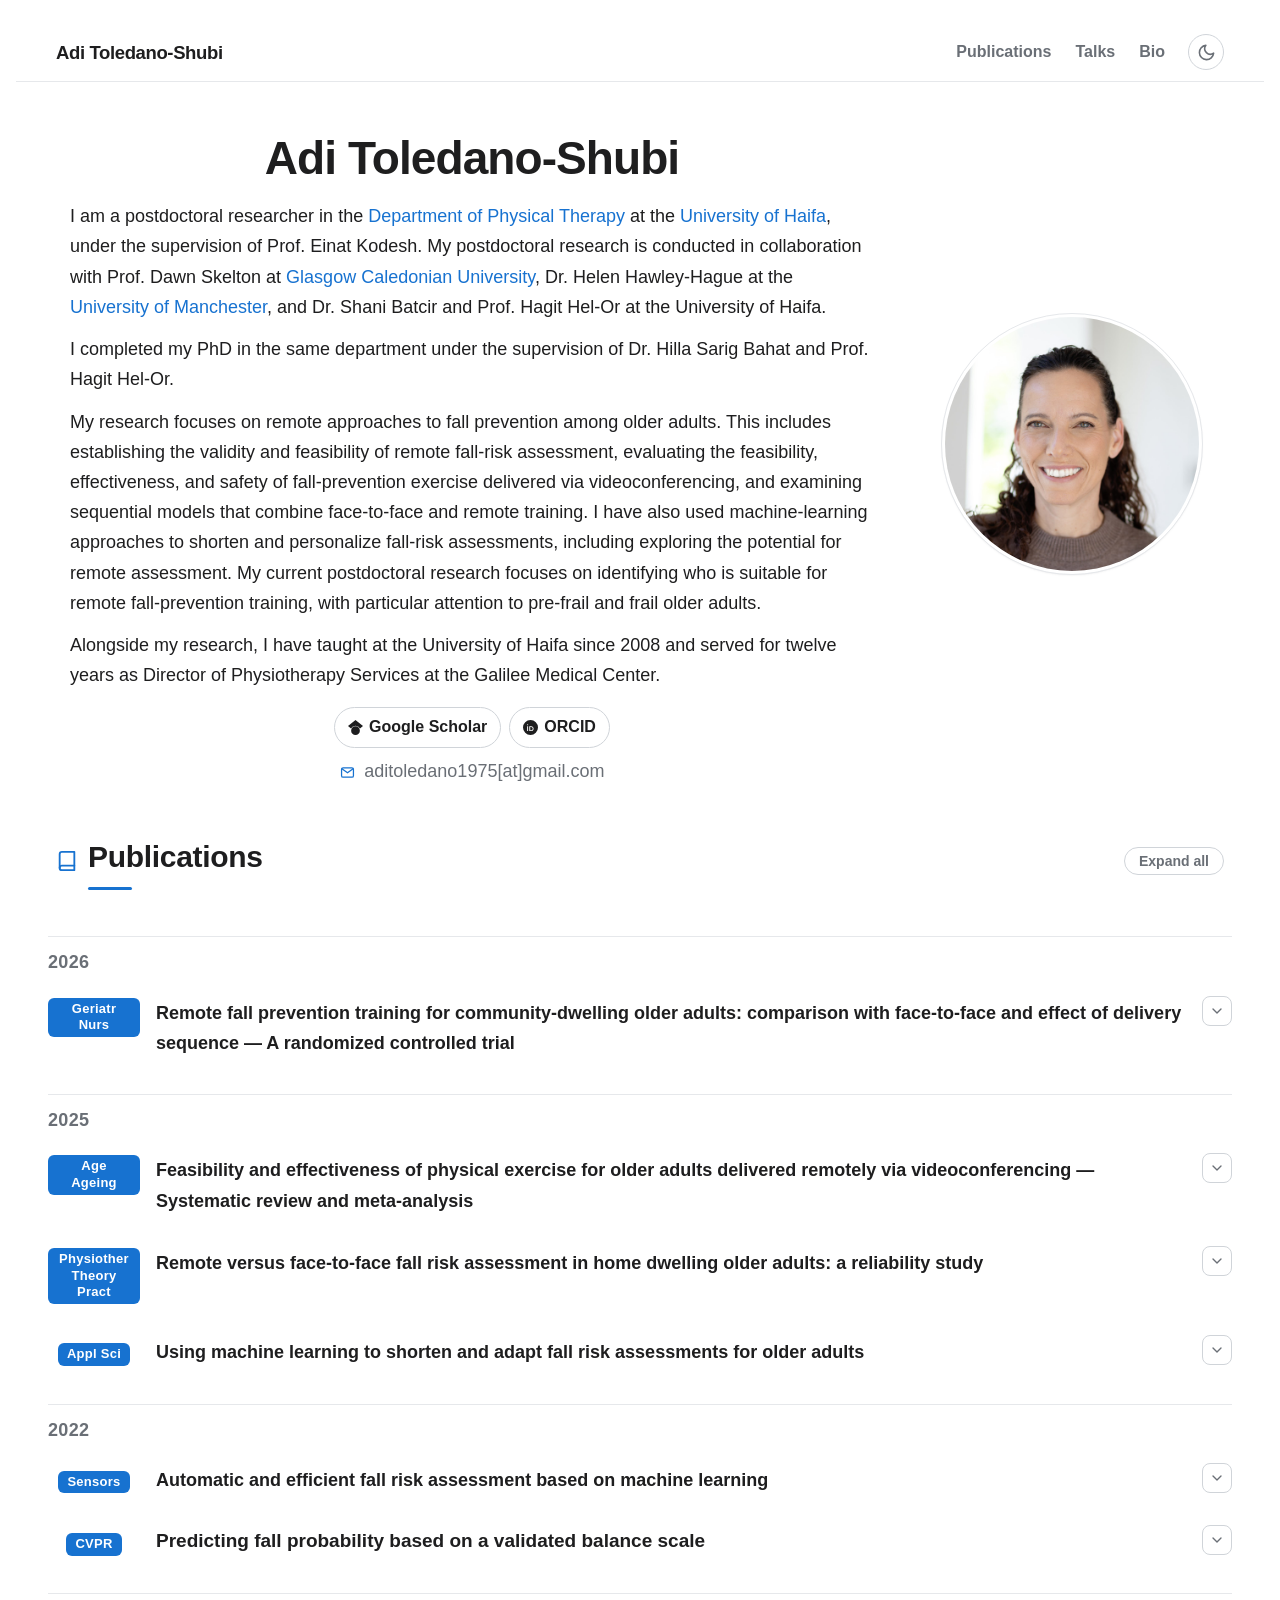
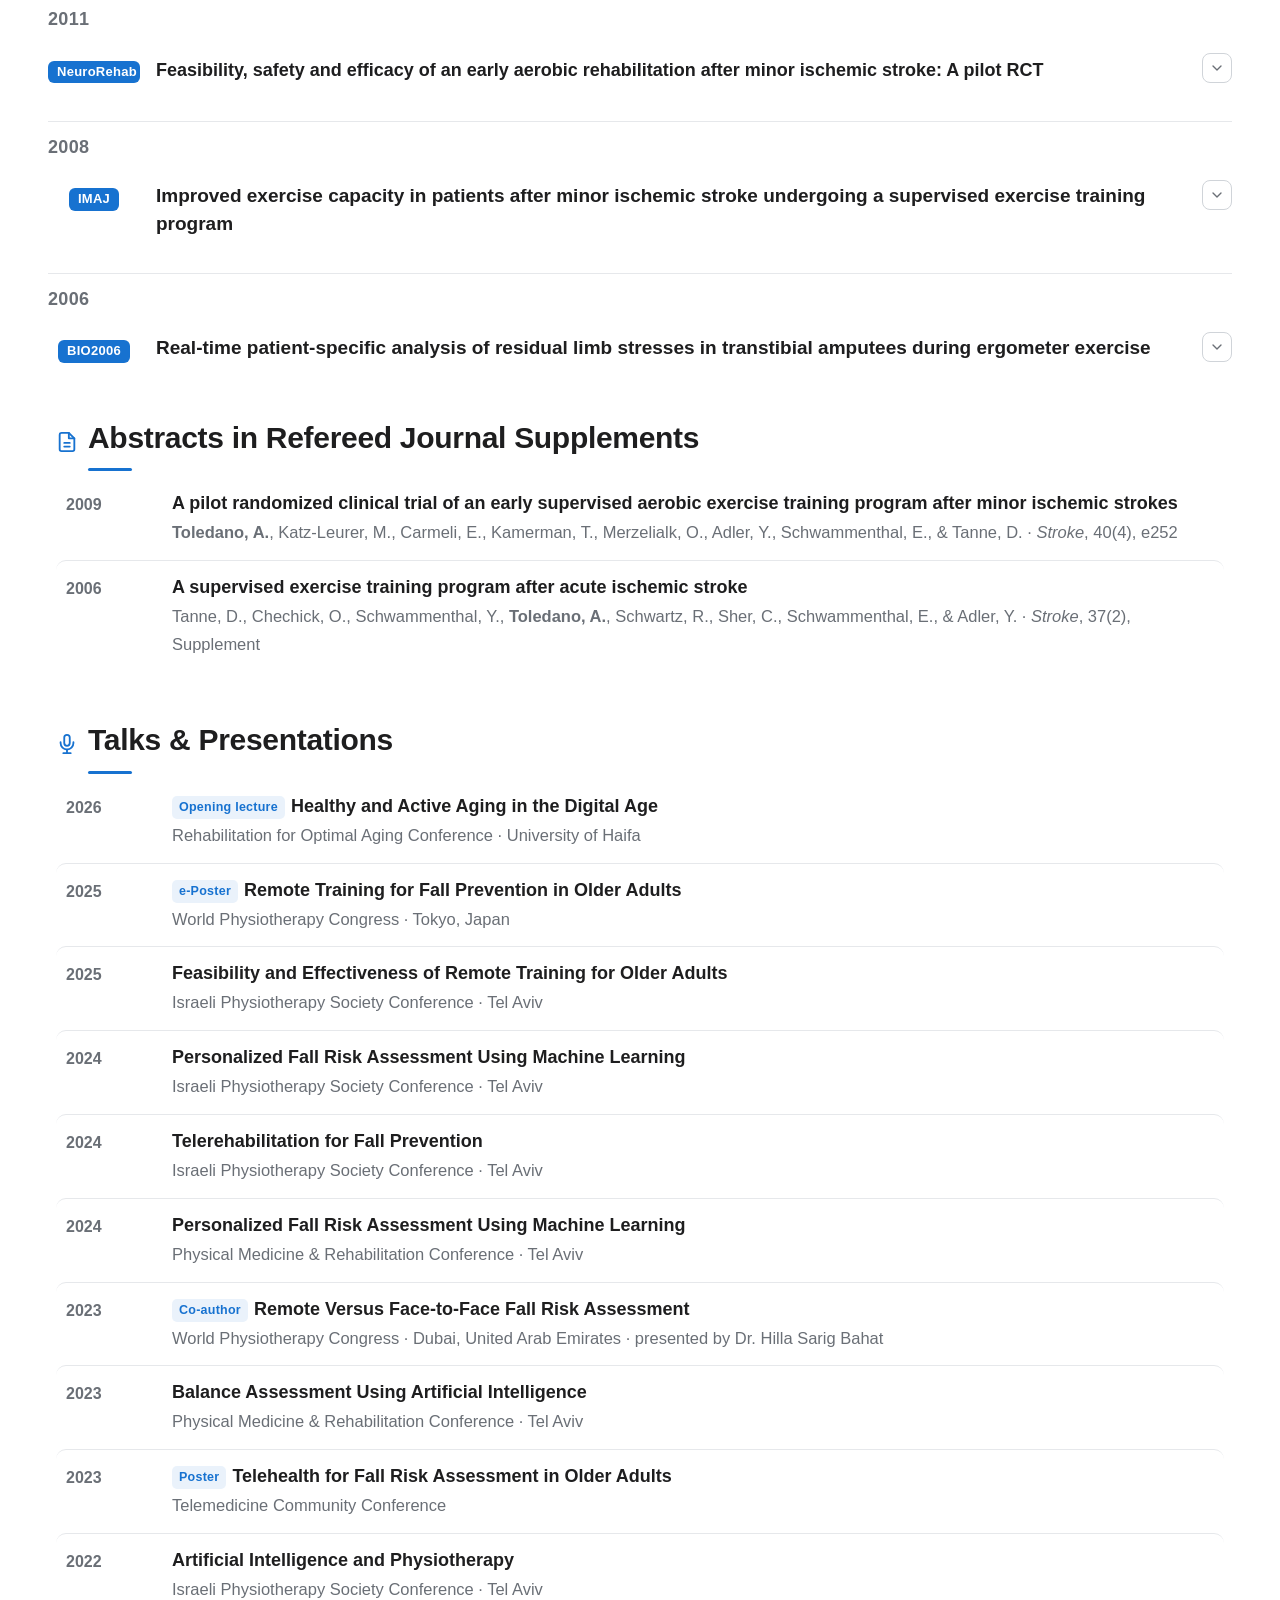
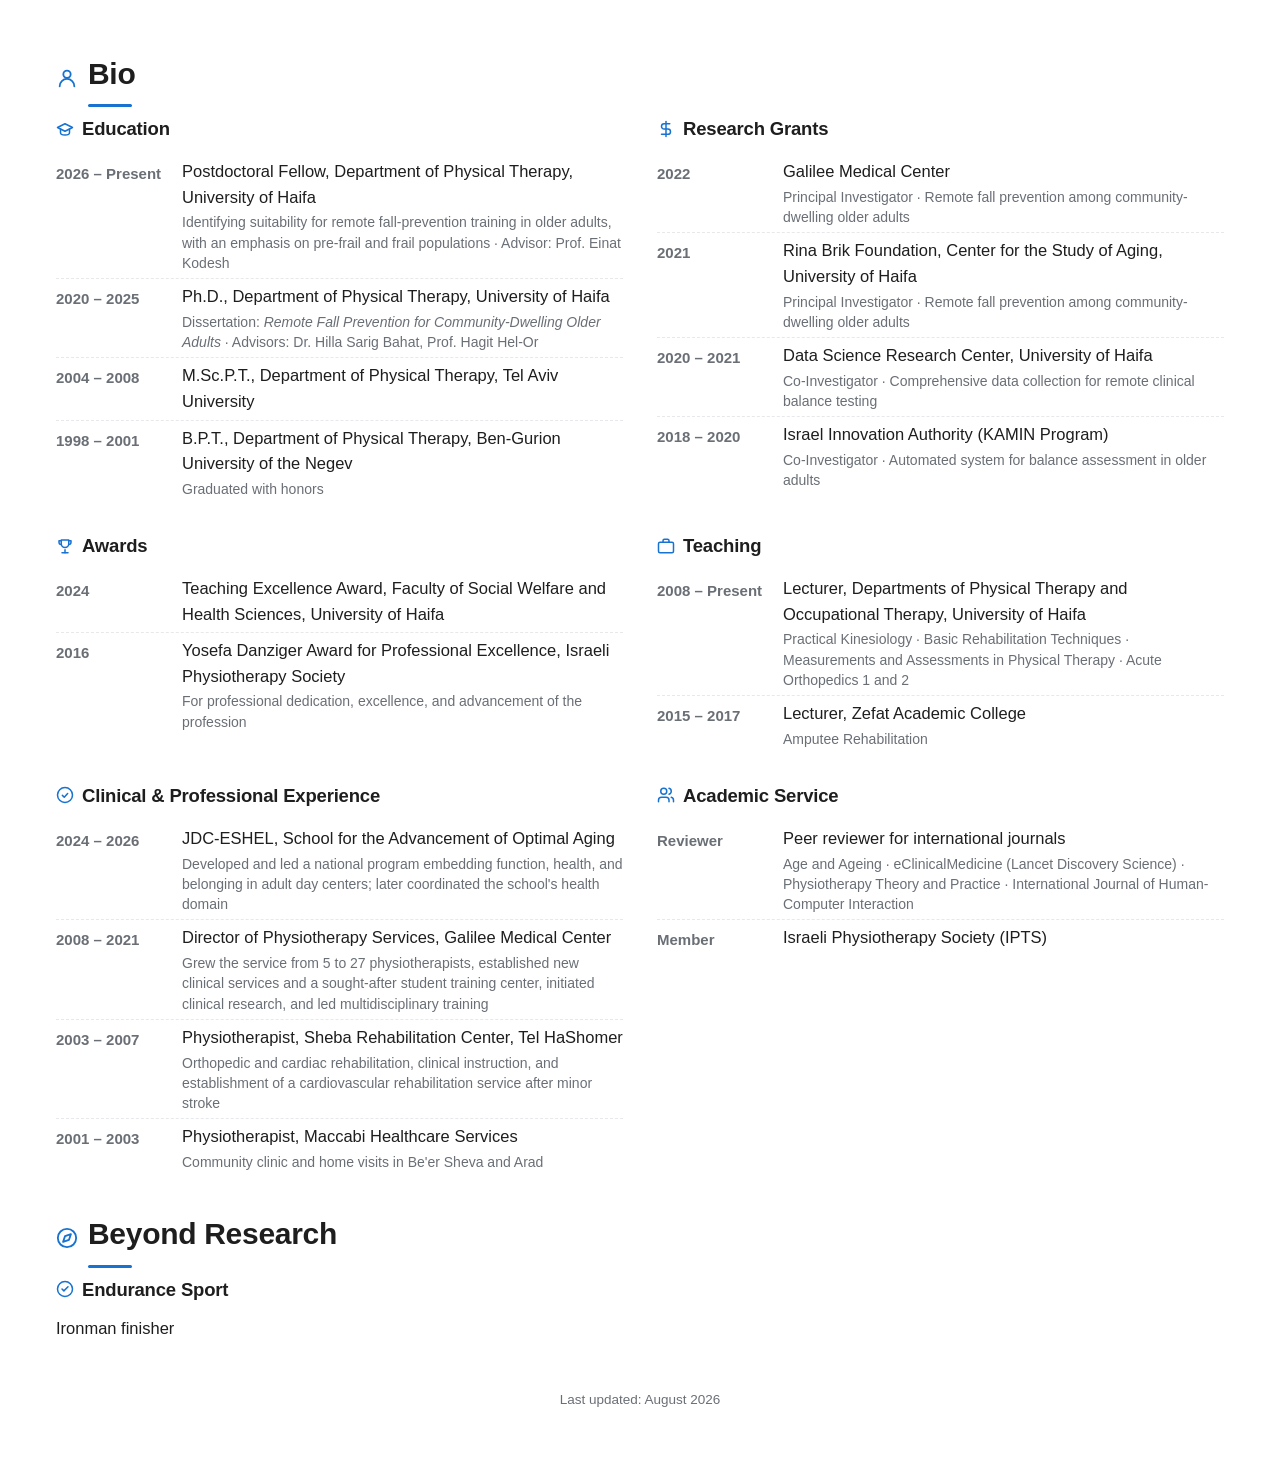
<file: publication/eichler-2022-automatic-fall-risk/index.html>
<!DOCTYPE html>
<html lang="en">
<head>
<meta charset="utf-8">
<title>Redirecting&hellip;</title>
<link rel="canonical" href="https://aditoledanoshubi.github.io/">
<meta name="robots" content="noindex">
<meta http-equiv="refresh" content="0; url=https://aditoledanoshubi.github.io/#eichler-2022-automatic-fall-risk">
</head>
<body>
<p>This page has moved. Redirecting to <a href="https://aditoledanoshubi.github.io/#eichler-2022-automatic-fall-risk">https://aditoledanoshubi.github.io/#eichler-2022-automatic-fall-risk</a>&hellip;</p>
<script>location.replace("https://aditoledanoshubi.github.io/#eichler-2022-automatic-fall-risk");</script>
</body>
</html>
</file>
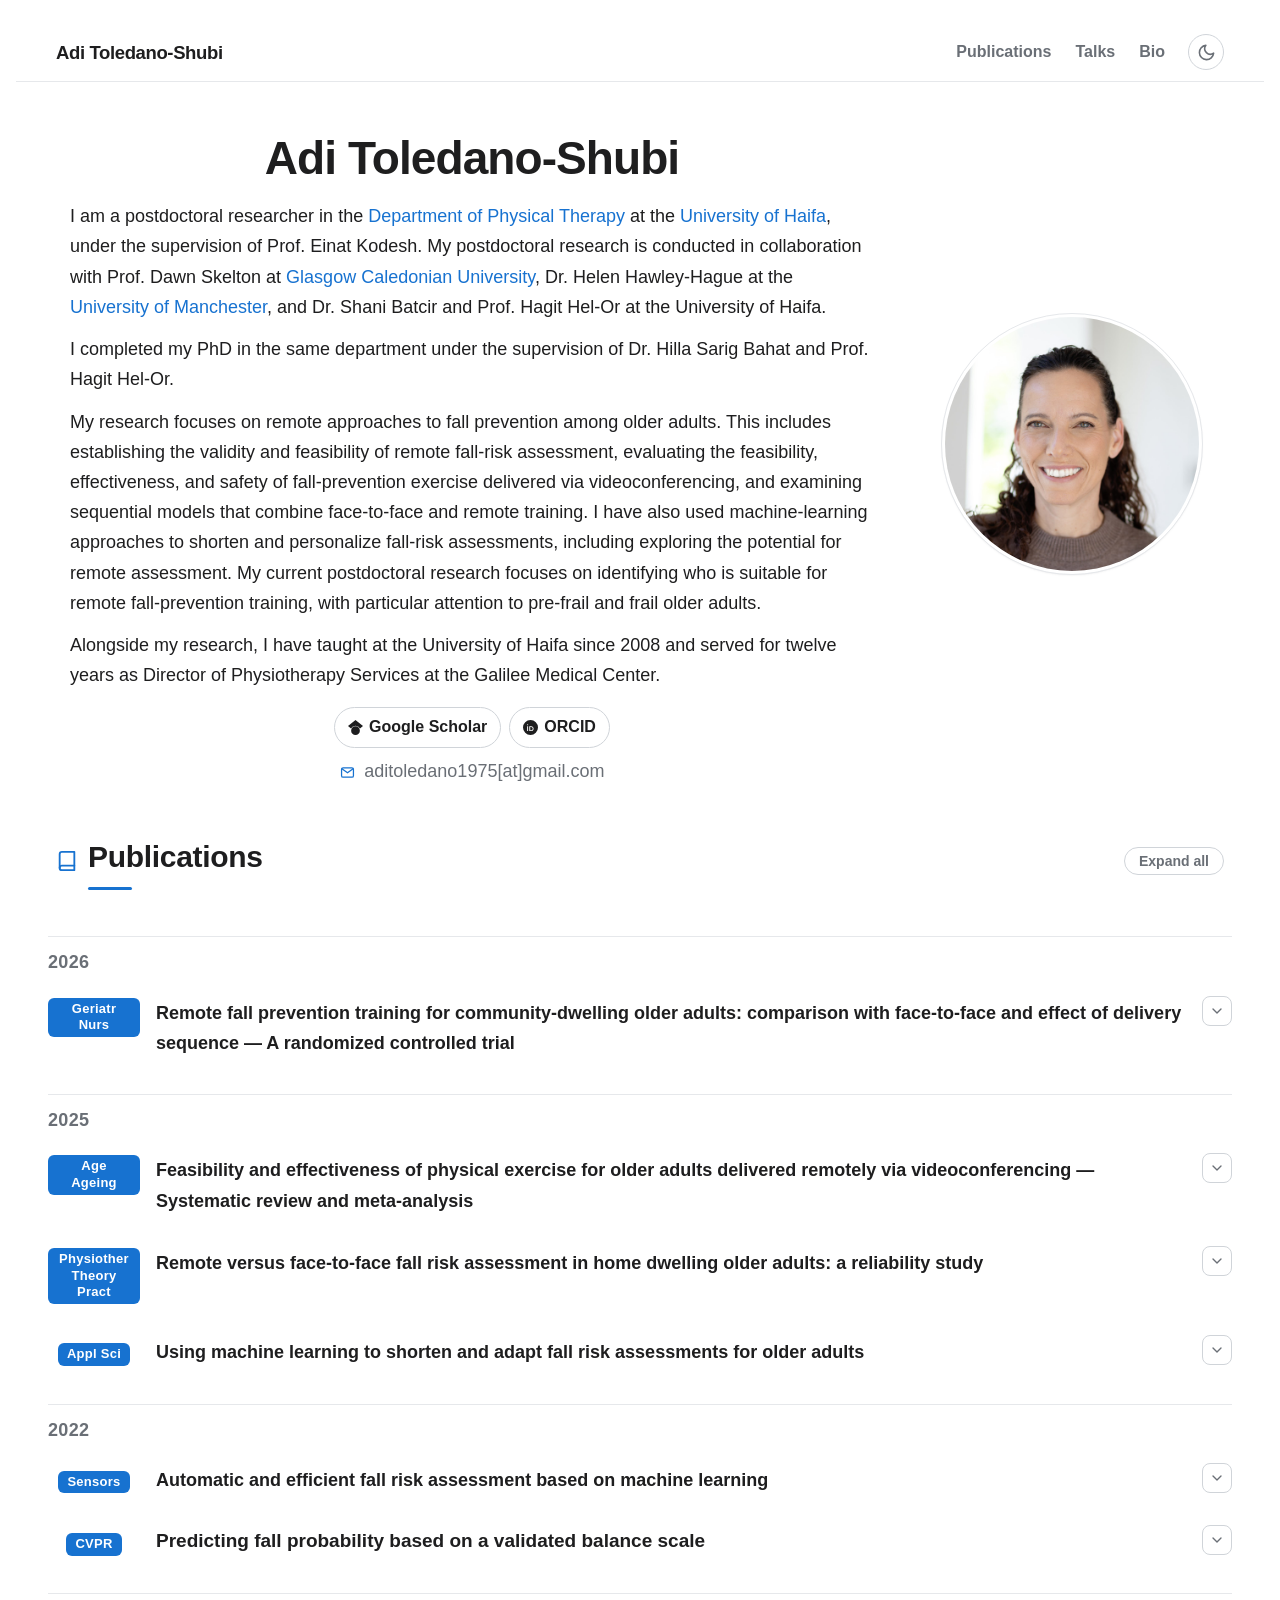
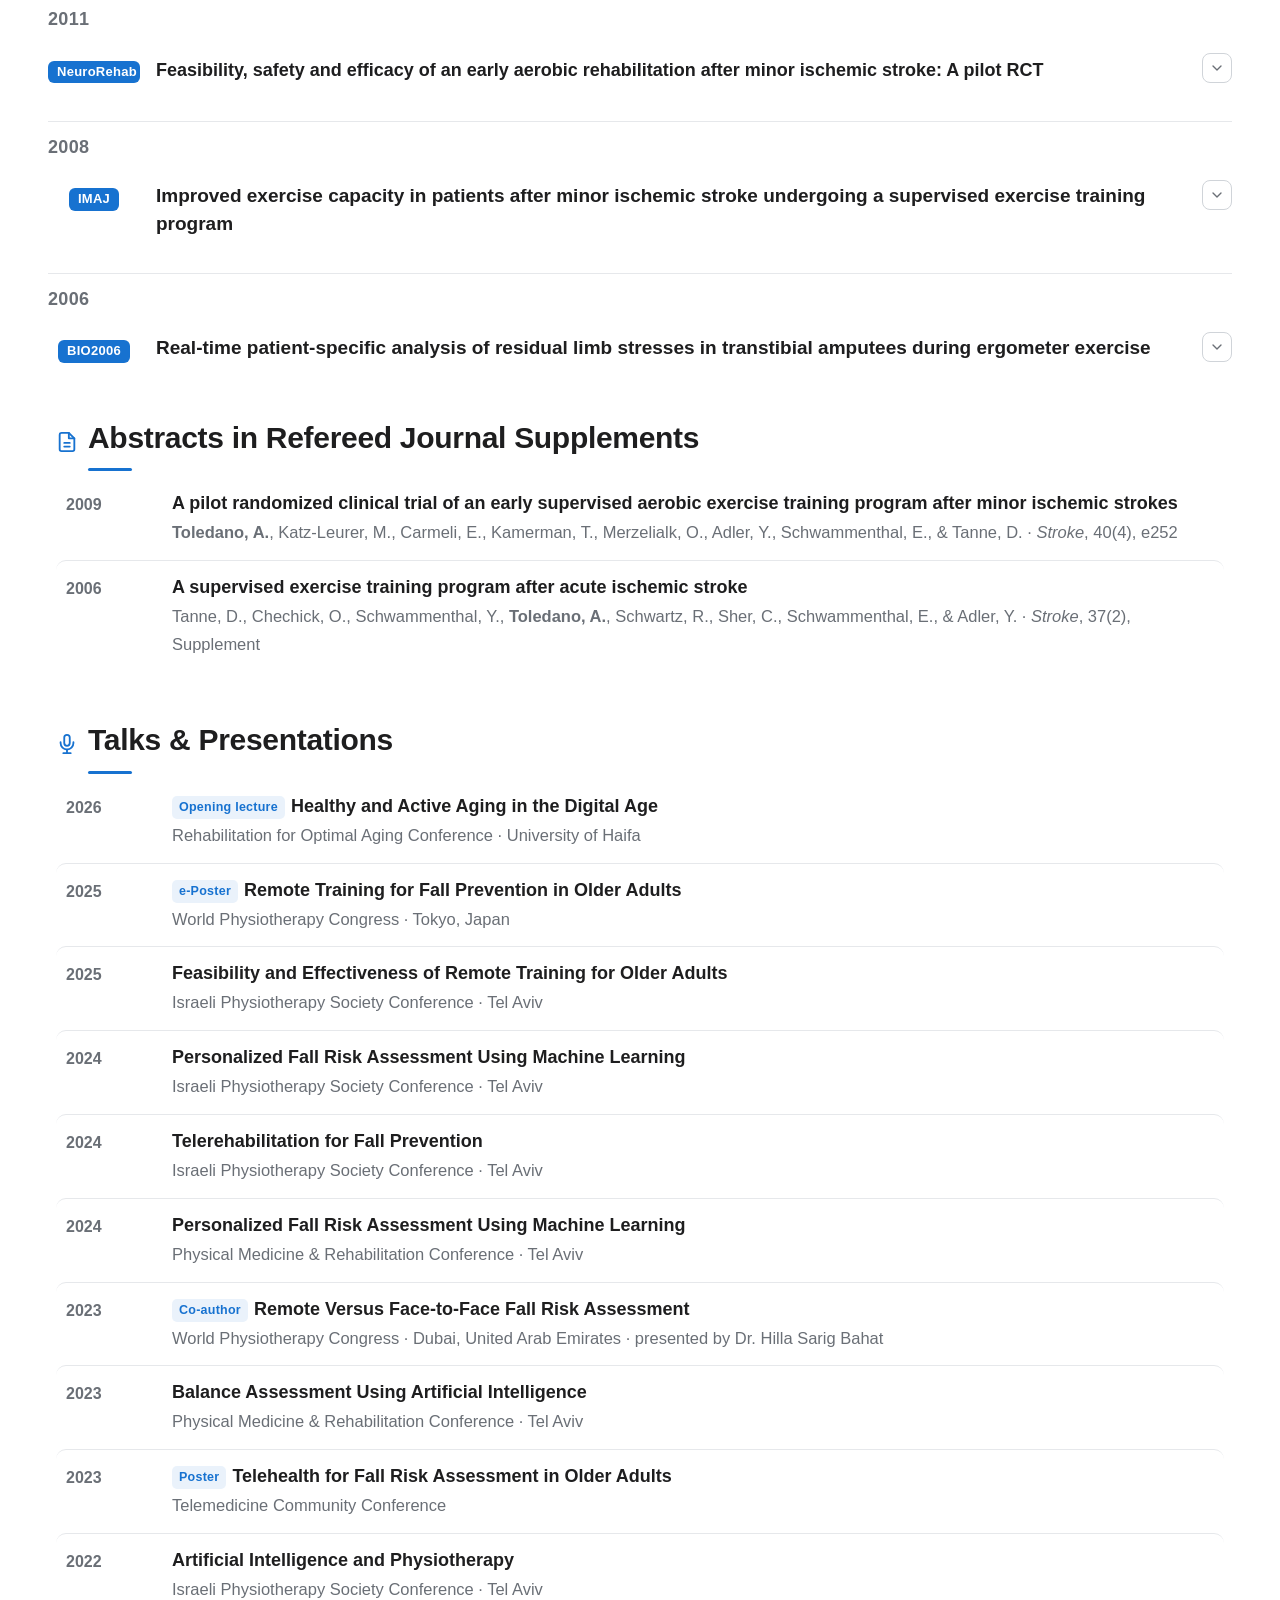
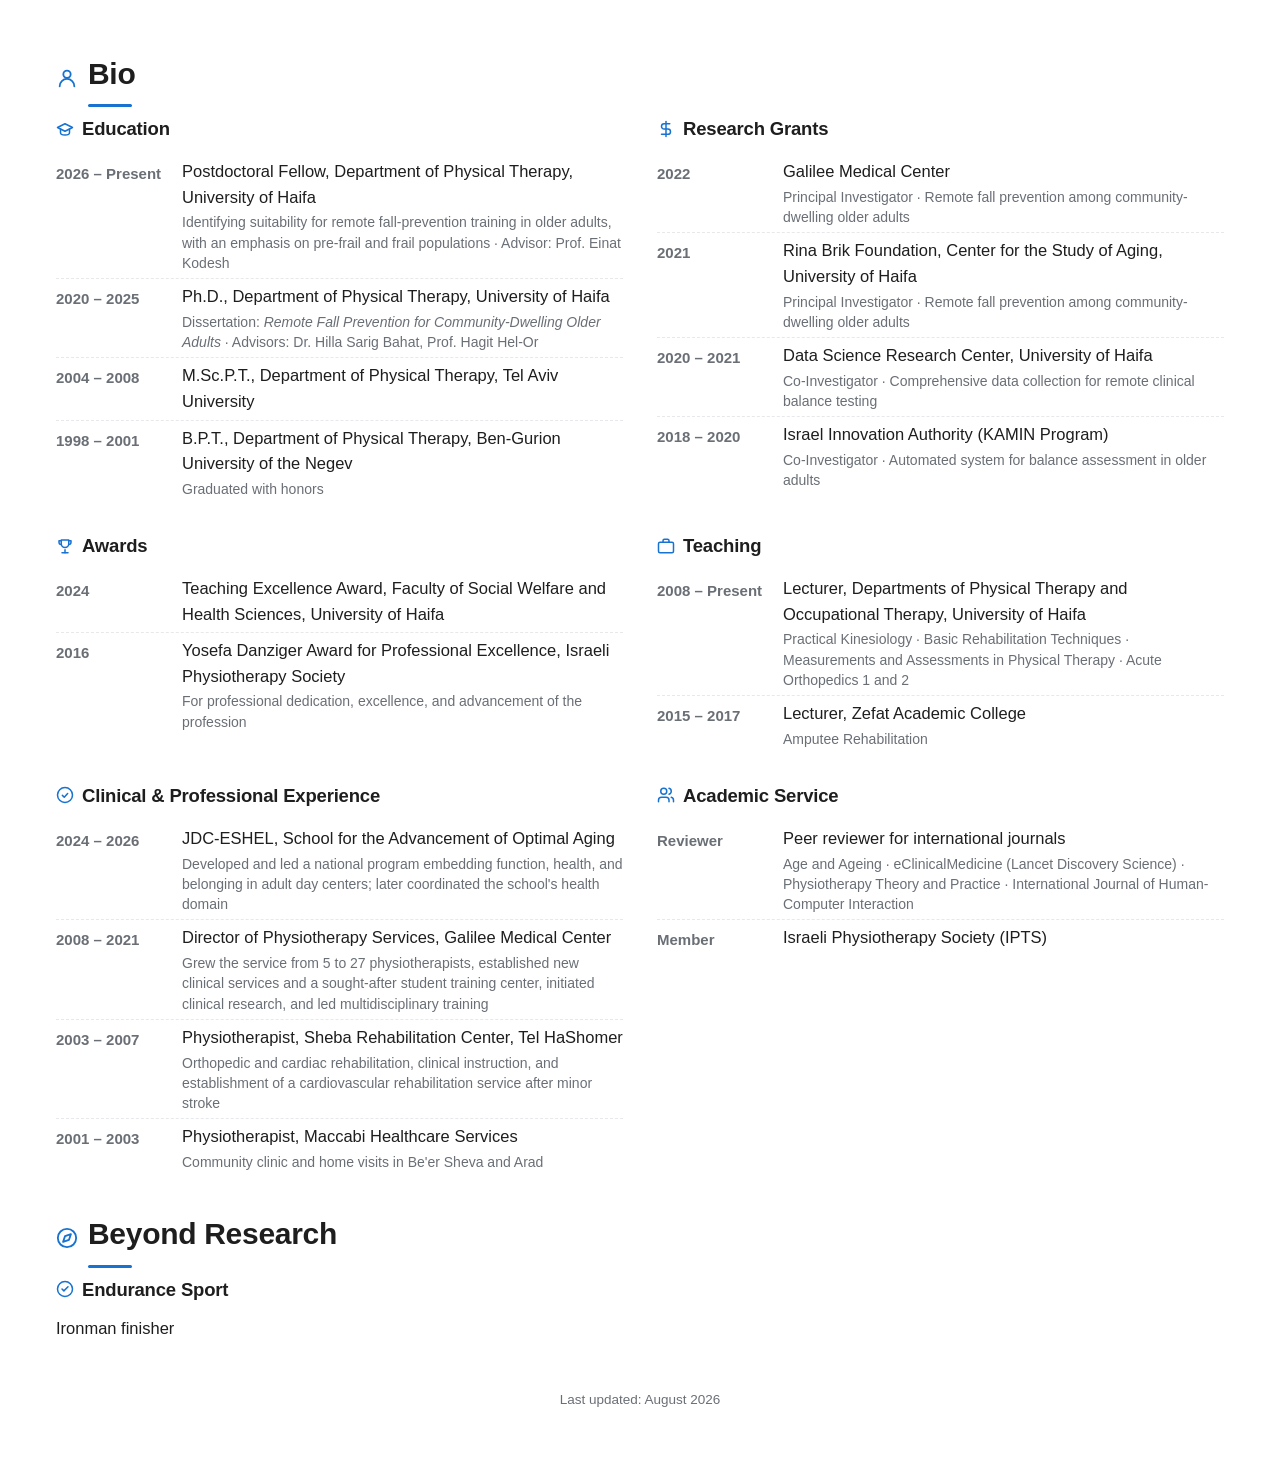
<file: publication/khatib-2025-machine-learning-fall-risk/index.html>
<!DOCTYPE html>
<html lang="en">
<head>
<meta charset="utf-8">
<title>Redirecting&hellip;</title>
<link rel="canonical" href="https://aditoledanoshubi.github.io/">
<meta name="robots" content="noindex">
<meta http-equiv="refresh" content="0; url=https://aditoledanoshubi.github.io/#khatib-2025-machine-learning-fall-risk">
</head>
<body>
<p>This page has moved. Redirecting to <a href="https://aditoledanoshubi.github.io/#khatib-2025-machine-learning-fall-risk">https://aditoledanoshubi.github.io/#khatib-2025-machine-learning-fall-risk</a>&hellip;</p>
<script>location.replace("https://aditoledanoshubi.github.io/#khatib-2025-machine-learning-fall-risk");</script>
</body>
</html>
</file>
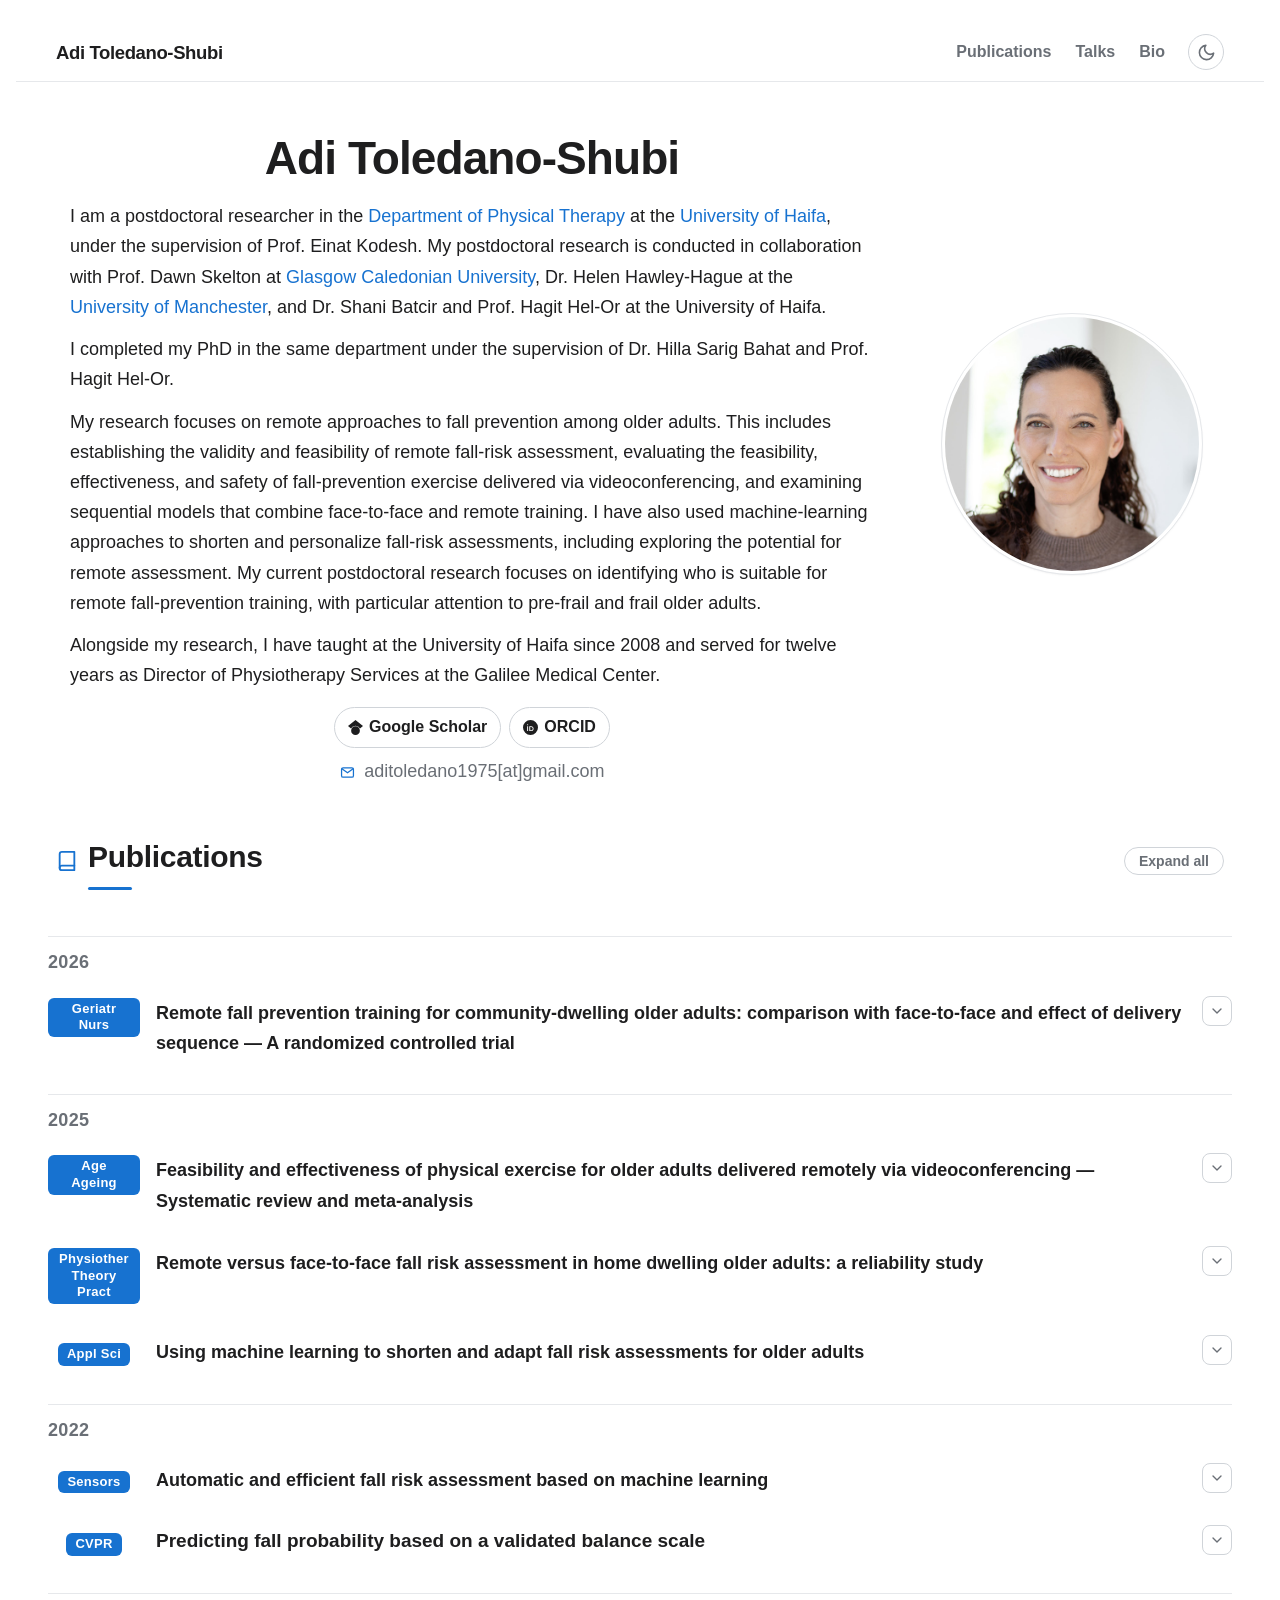
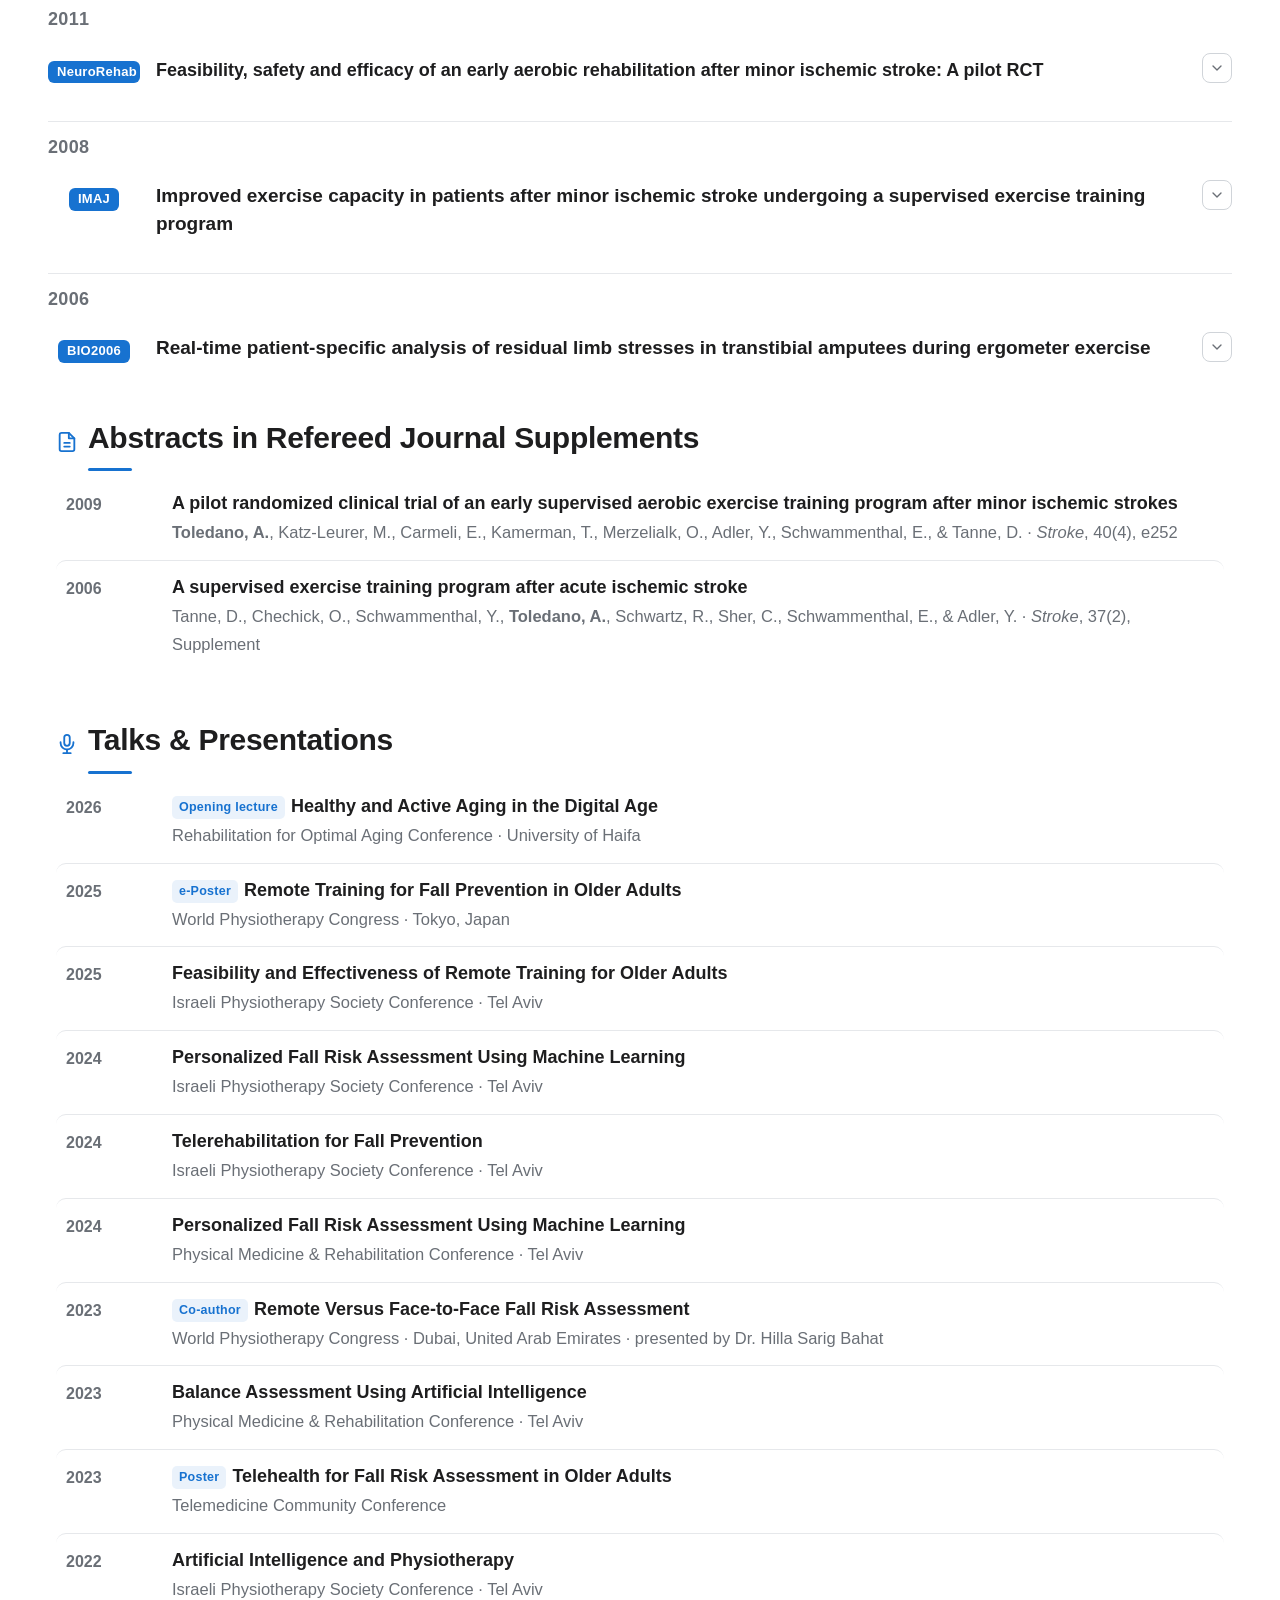
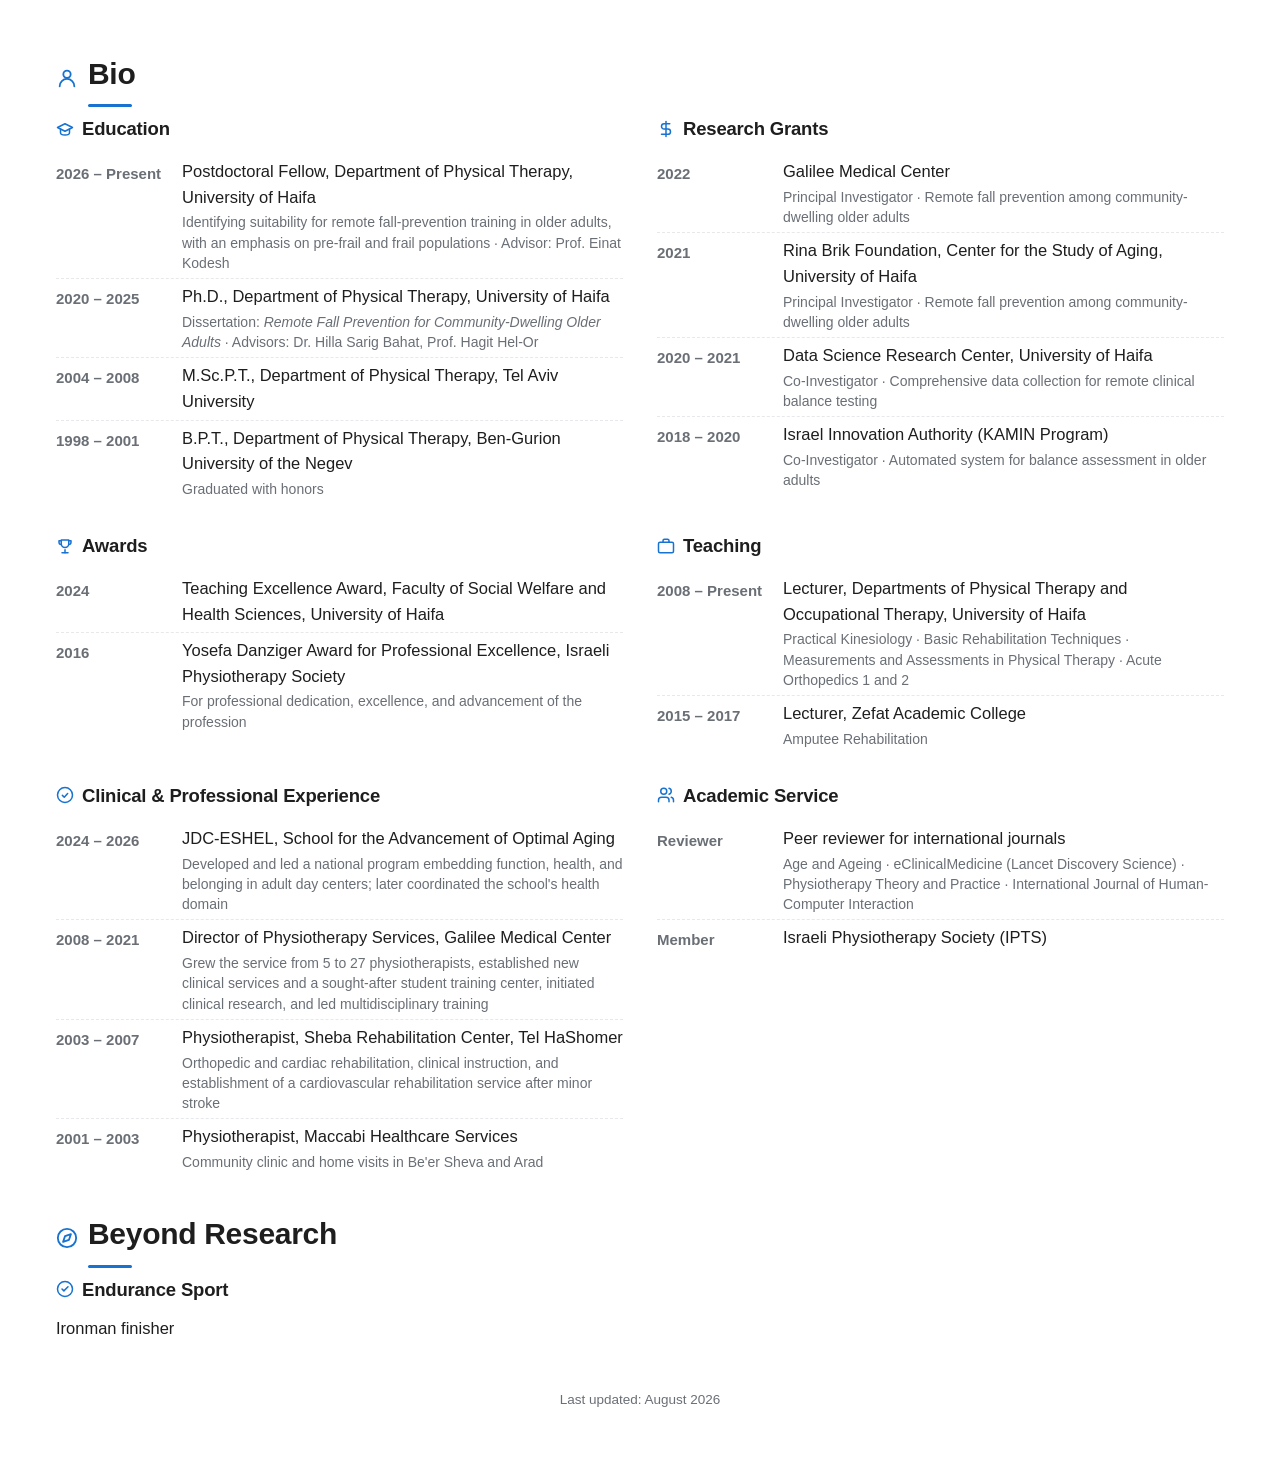
<file: publication/masalha-2022-predicting-fall-probability/index.html>
<!DOCTYPE html>
<html lang="en">
<head>
<meta charset="utf-8">
<title>Redirecting&hellip;</title>
<link rel="canonical" href="https://aditoledanoshubi.github.io/">
<meta name="robots" content="noindex">
<meta http-equiv="refresh" content="0; url=https://aditoledanoshubi.github.io/#masalha-2022-predicting-fall-probability">
</head>
<body>
<p>This page has moved. Redirecting to <a href="https://aditoledanoshubi.github.io/#masalha-2022-predicting-fall-probability">https://aditoledanoshubi.github.io/#masalha-2022-predicting-fall-probability</a>&hellip;</p>
<script>location.replace("https://aditoledanoshubi.github.io/#masalha-2022-predicting-fall-probability");</script>
</body>
</html>
</file>
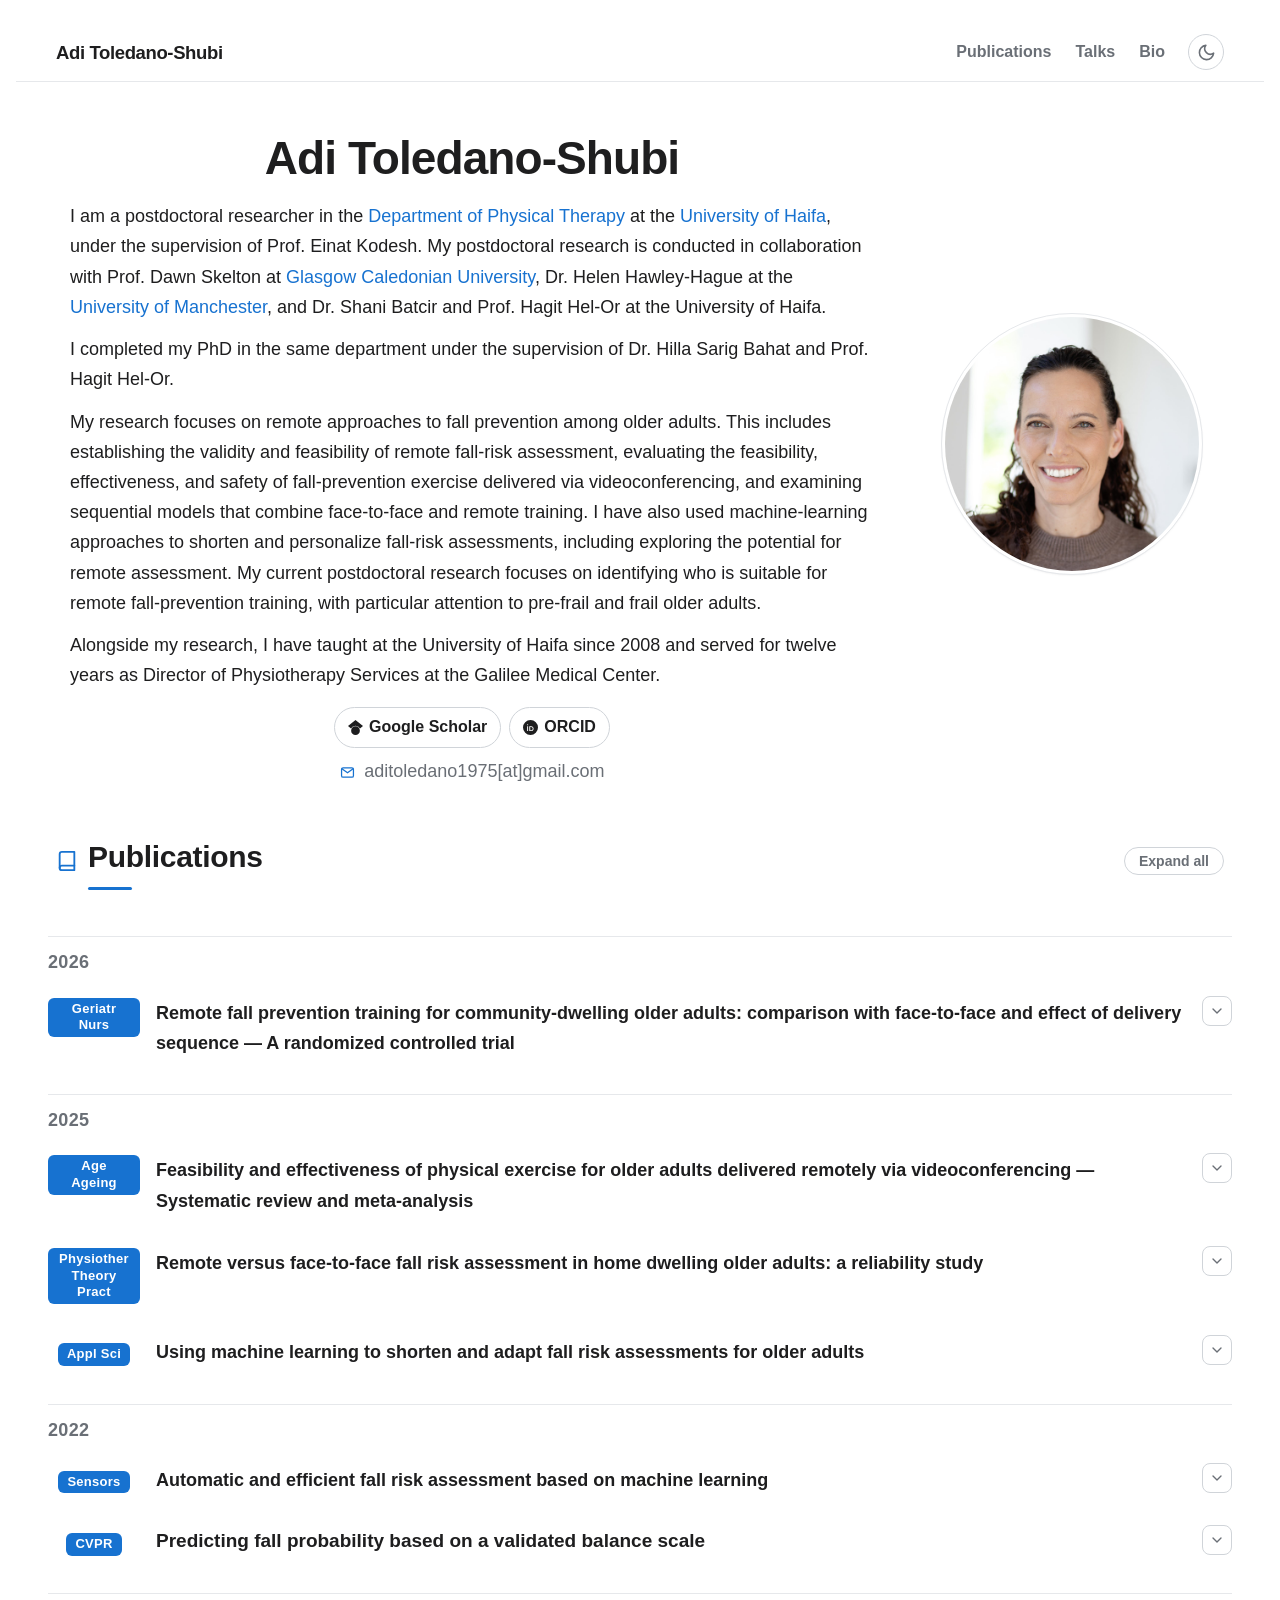
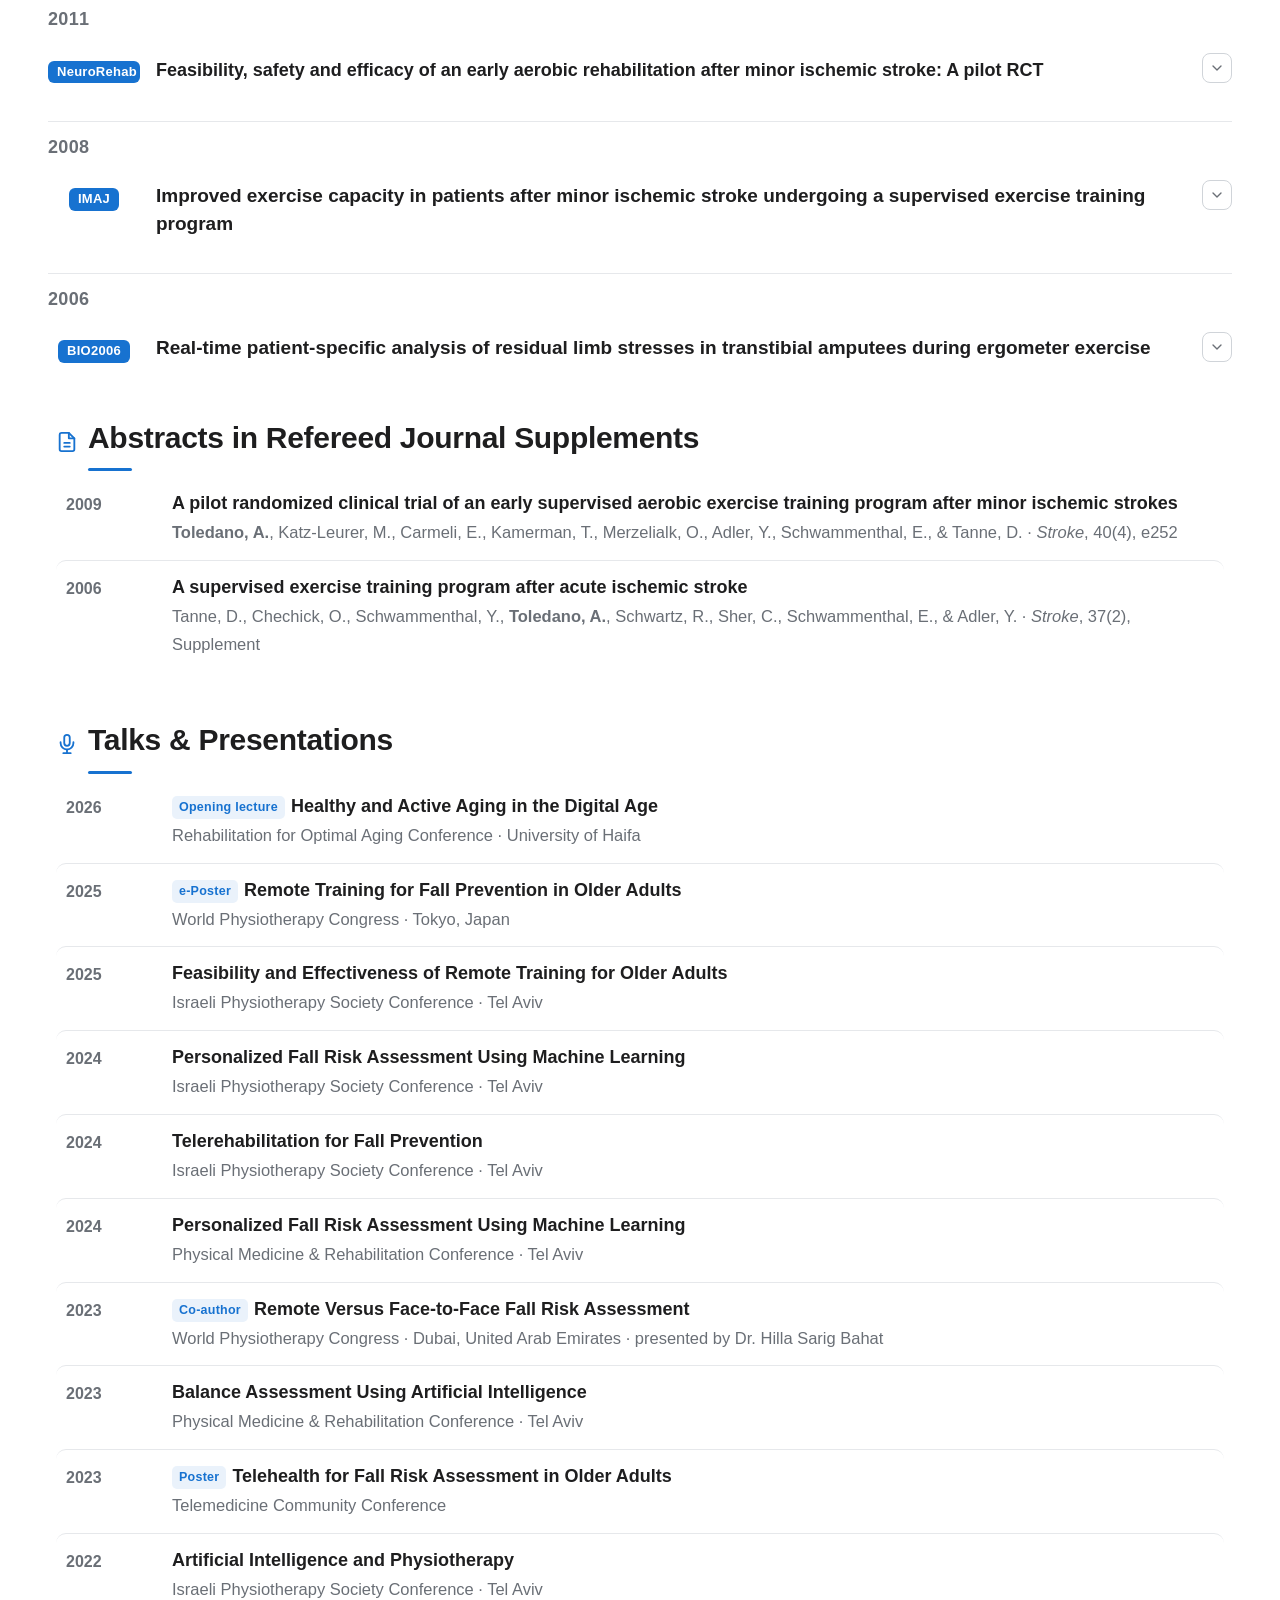
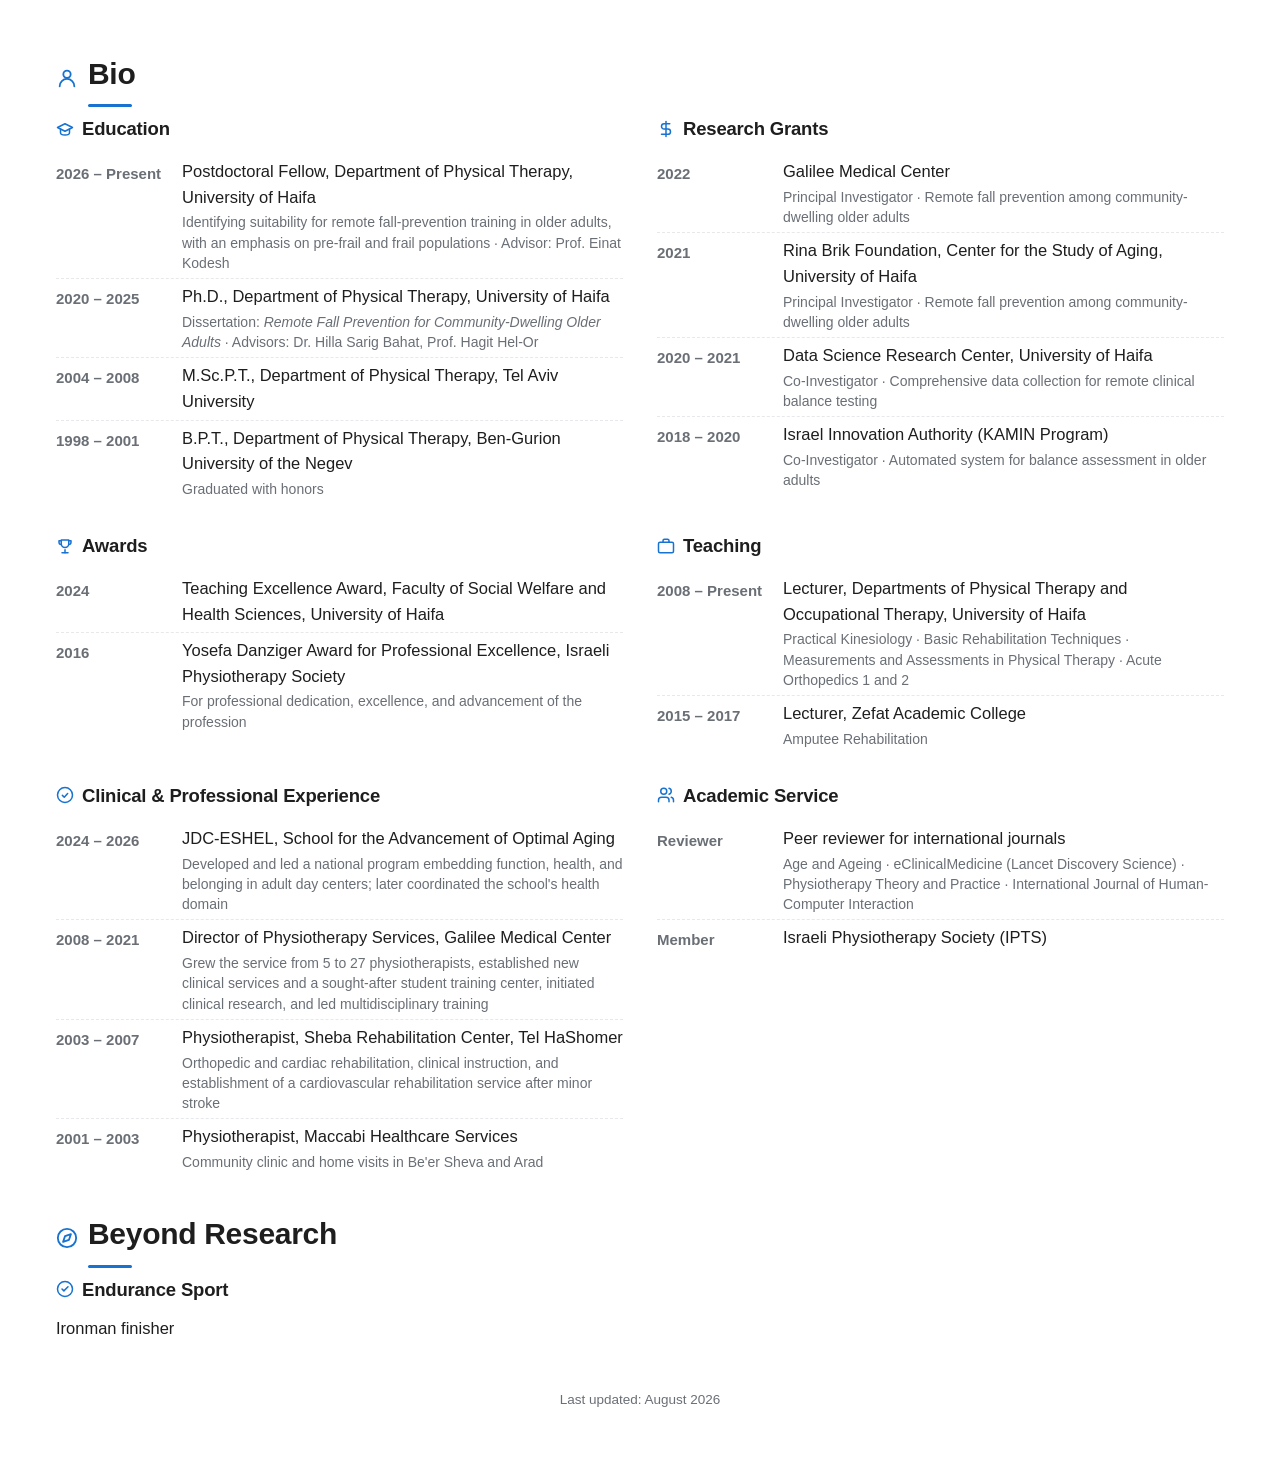
<file: publication/portnoy-2006-residual-limb-stresses/index.html>
<!DOCTYPE html>
<html lang="en">
<head>
<meta charset="utf-8">
<title>Redirecting&hellip;</title>
<link rel="canonical" href="https://aditoledanoshubi.github.io/">
<meta name="robots" content="noindex">
<meta http-equiv="refresh" content="0; url=https://aditoledanoshubi.github.io/#portnoy-2006-residual-limb-stresses">
</head>
<body>
<p>This page has moved. Redirecting to <a href="https://aditoledanoshubi.github.io/#portnoy-2006-residual-limb-stresses">https://aditoledanoshubi.github.io/#portnoy-2006-residual-limb-stresses</a>&hellip;</p>
<script>location.replace("https://aditoledanoshubi.github.io/#portnoy-2006-residual-limb-stresses");</script>
</body>
</html>
</file>
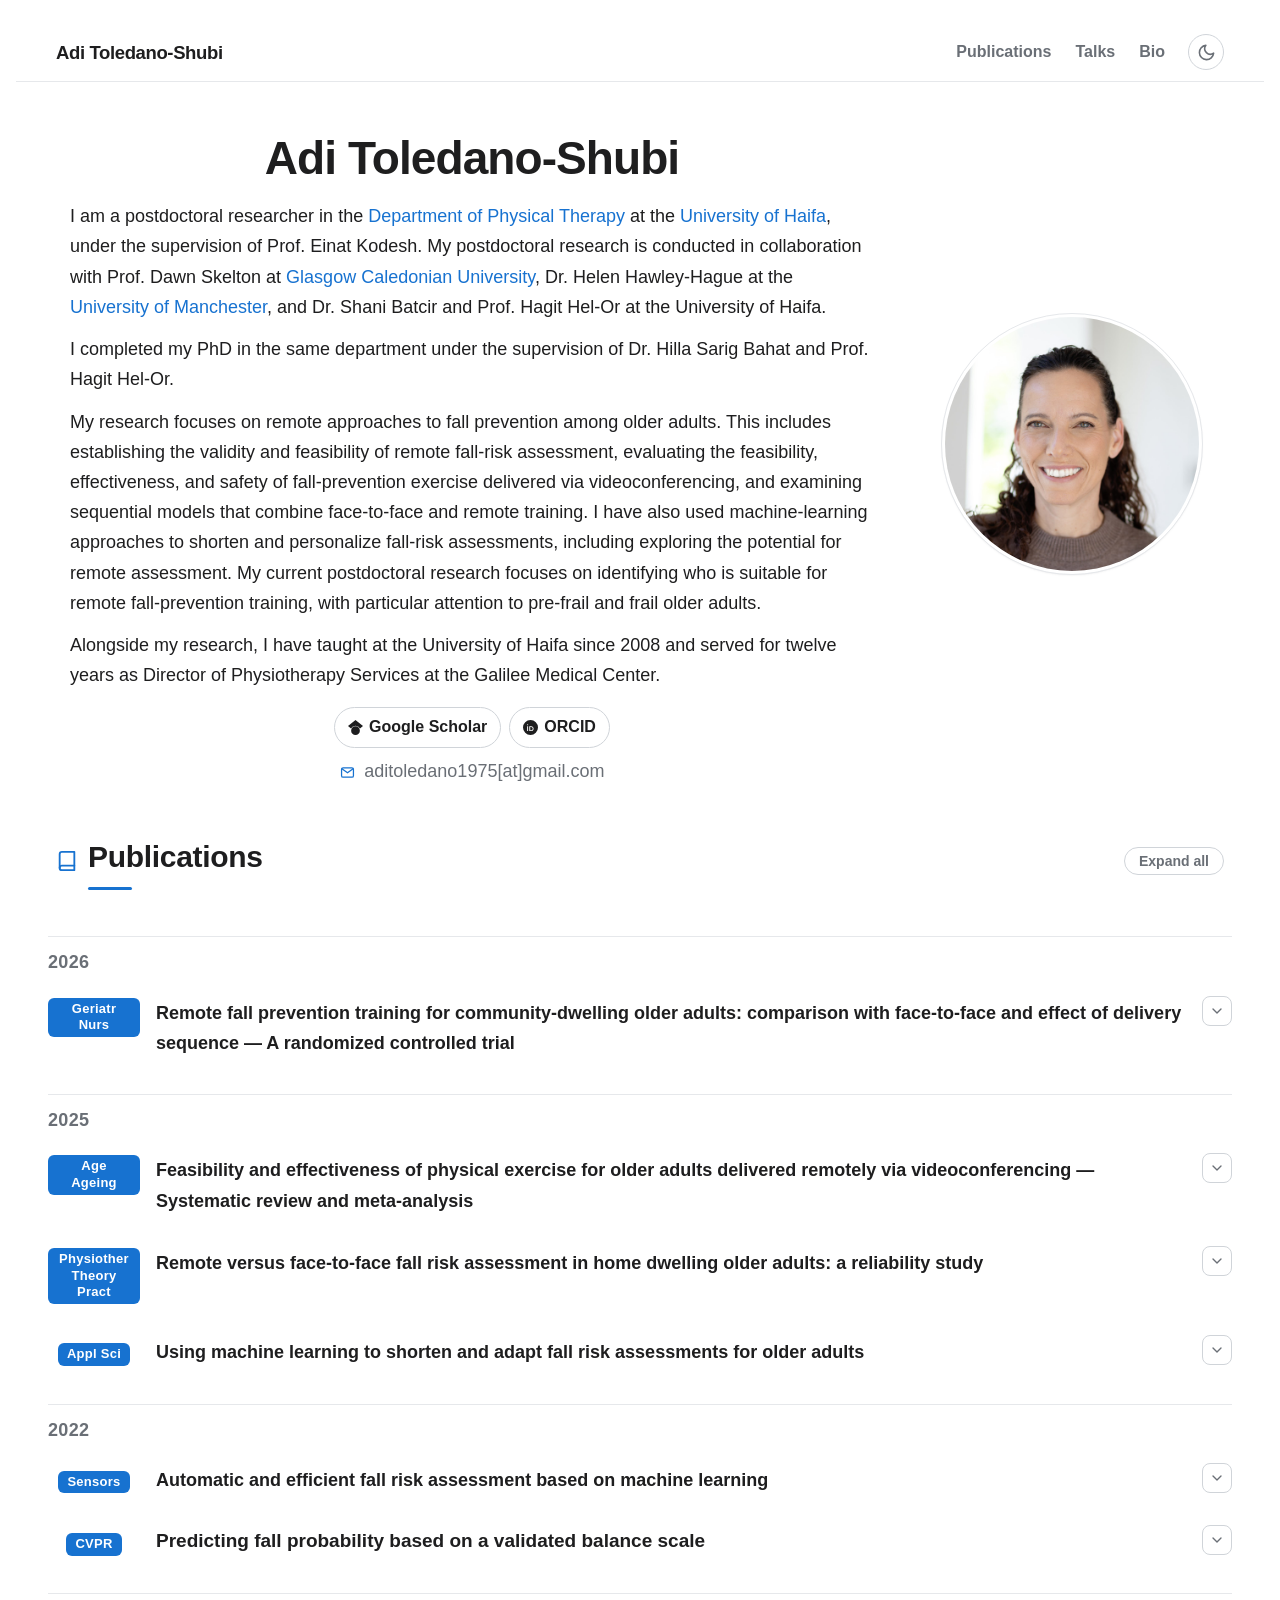
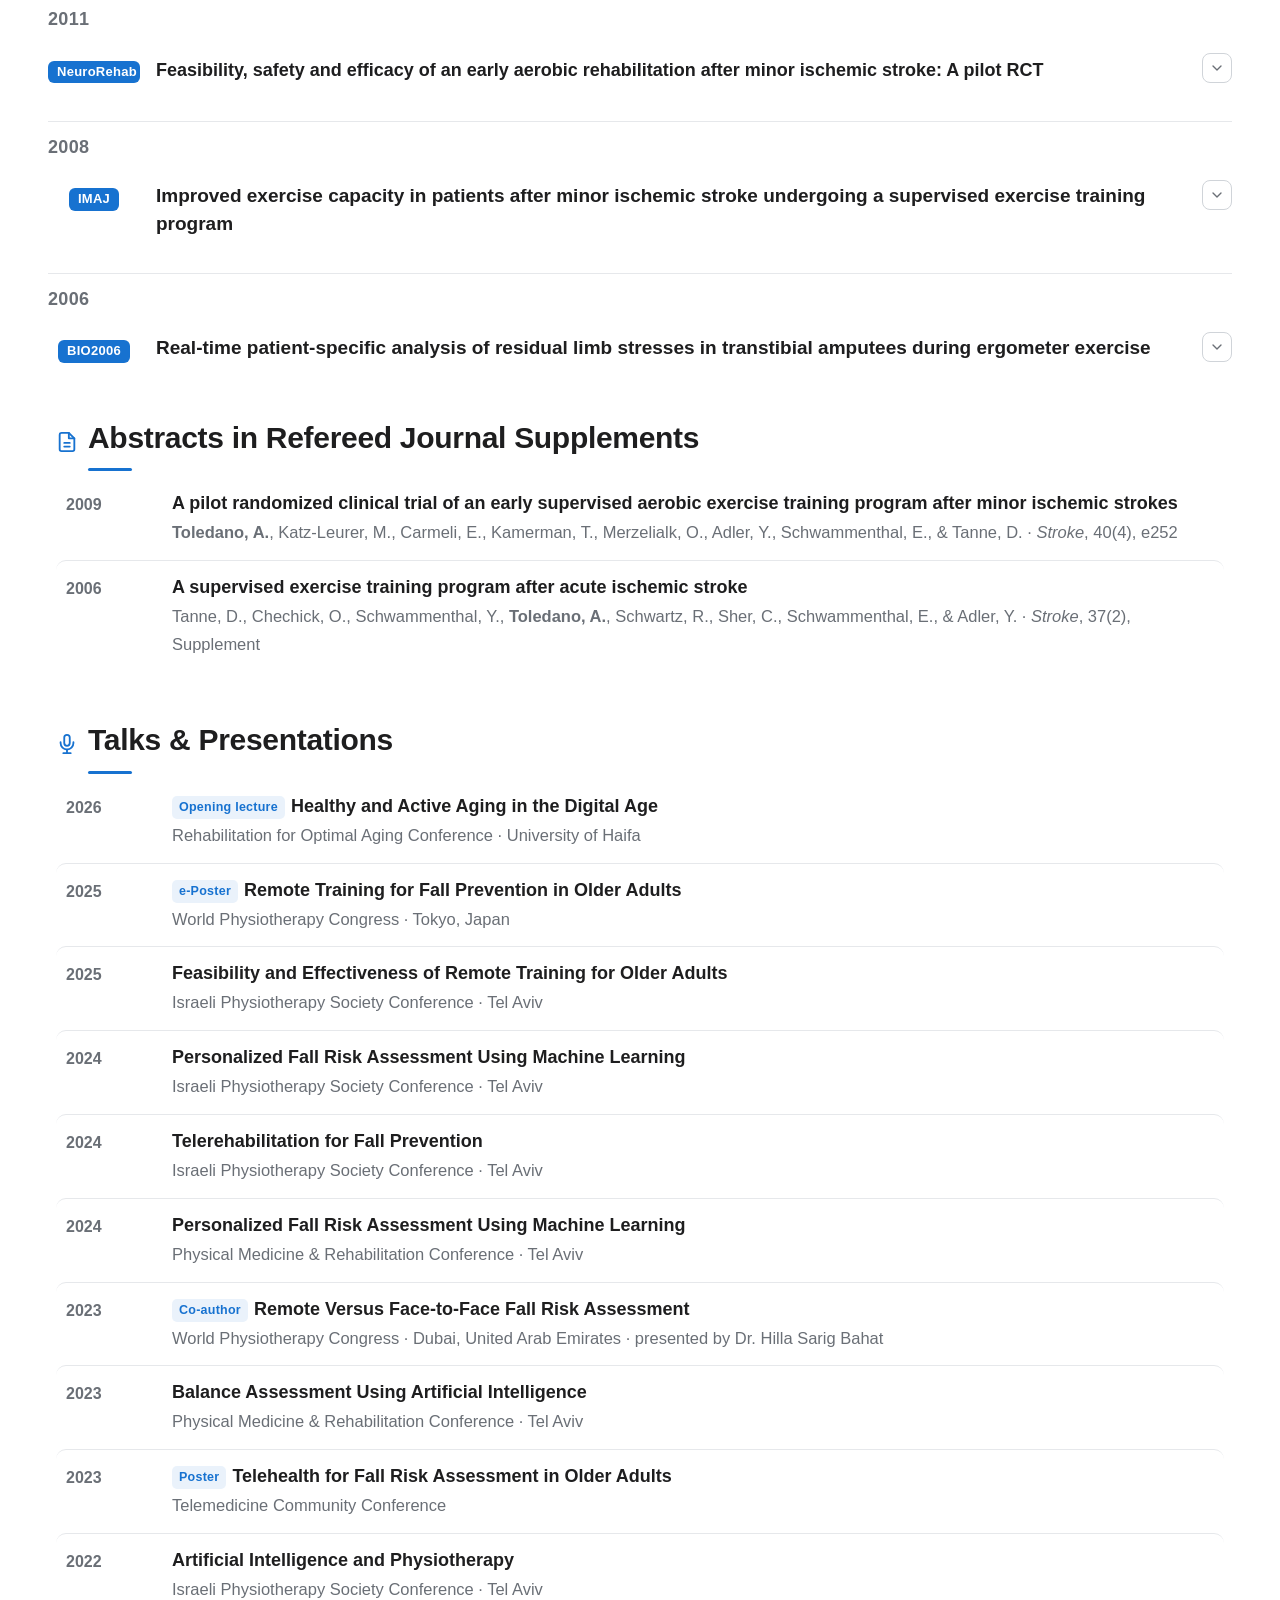
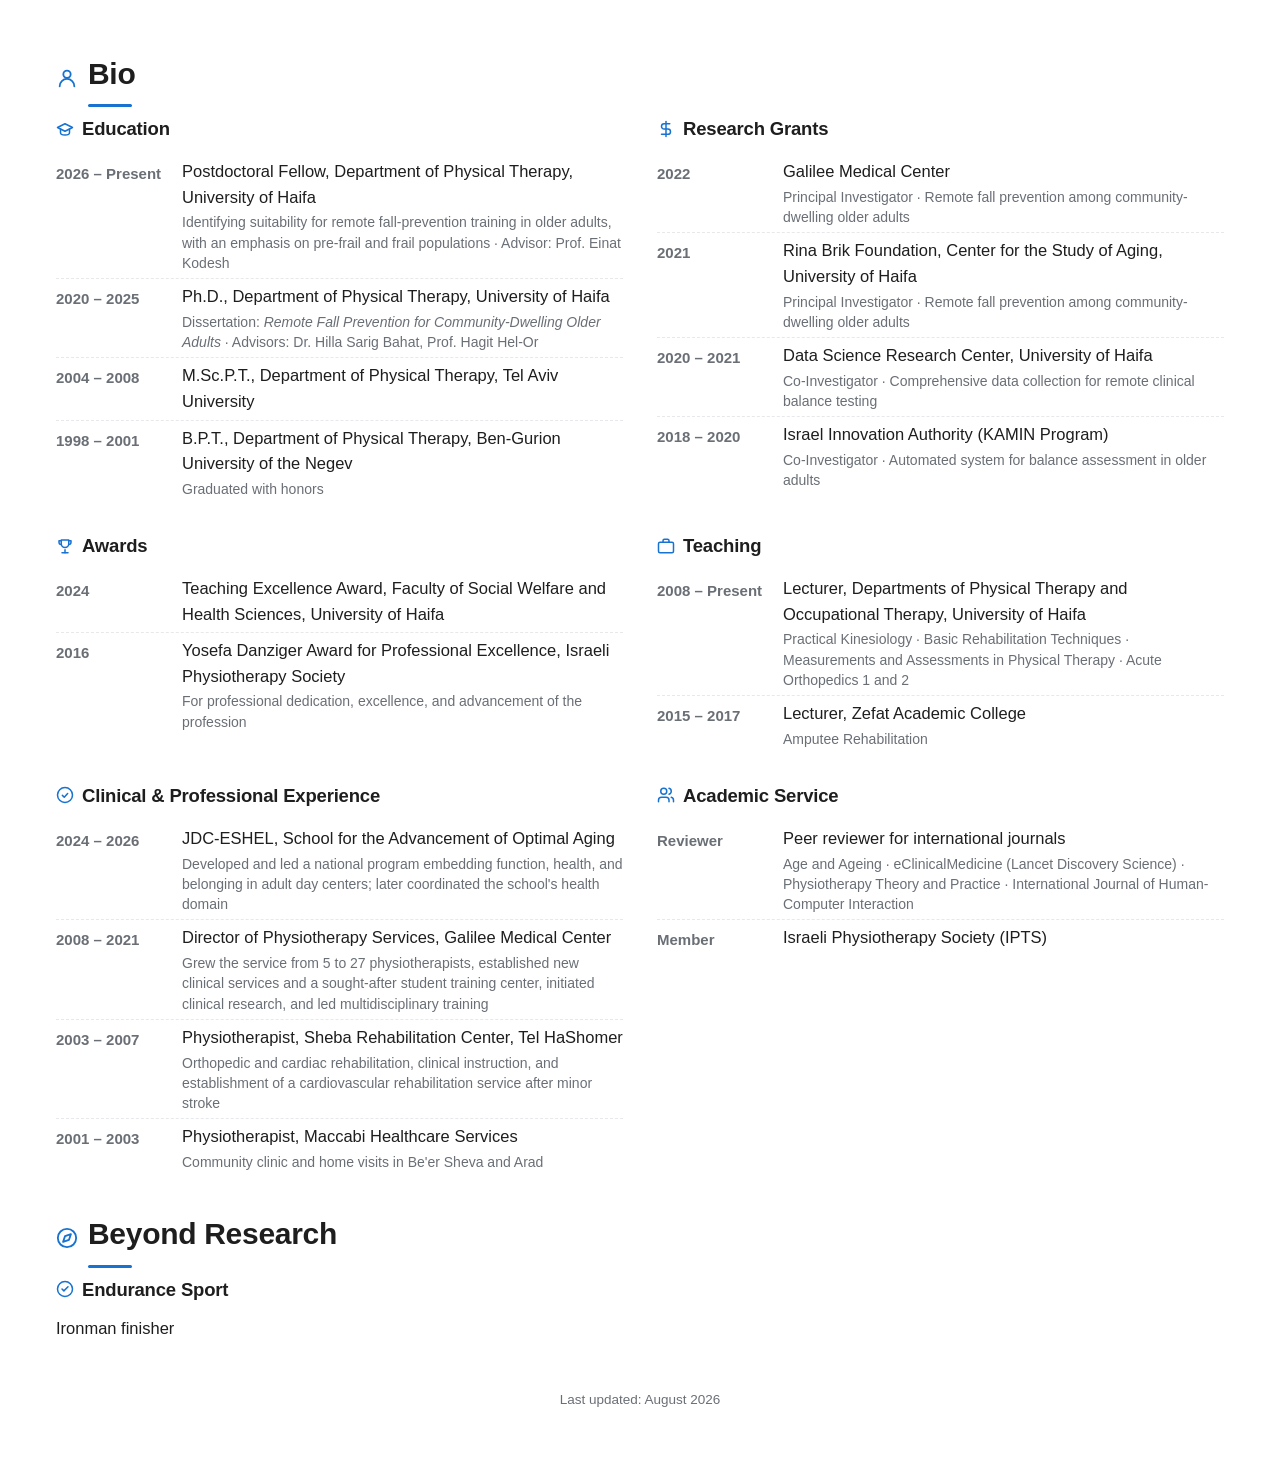
<file: publication/tanne-2008-exercise-capacity-stroke/index.html>
<!DOCTYPE html>
<html lang="en">
<head>
<meta charset="utf-8">
<title>Redirecting&hellip;</title>
<link rel="canonical" href="https://aditoledanoshubi.github.io/">
<meta name="robots" content="noindex">
<meta http-equiv="refresh" content="0; url=https://aditoledanoshubi.github.io/#tanne-2008-exercise-capacity-stroke">
</head>
<body>
<p>This page has moved. Redirecting to <a href="https://aditoledanoshubi.github.io/#tanne-2008-exercise-capacity-stroke">https://aditoledanoshubi.github.io/#tanne-2008-exercise-capacity-stroke</a>&hellip;</p>
<script>location.replace("https://aditoledanoshubi.github.io/#tanne-2008-exercise-capacity-stroke");</script>
</body>
</html>
</file>
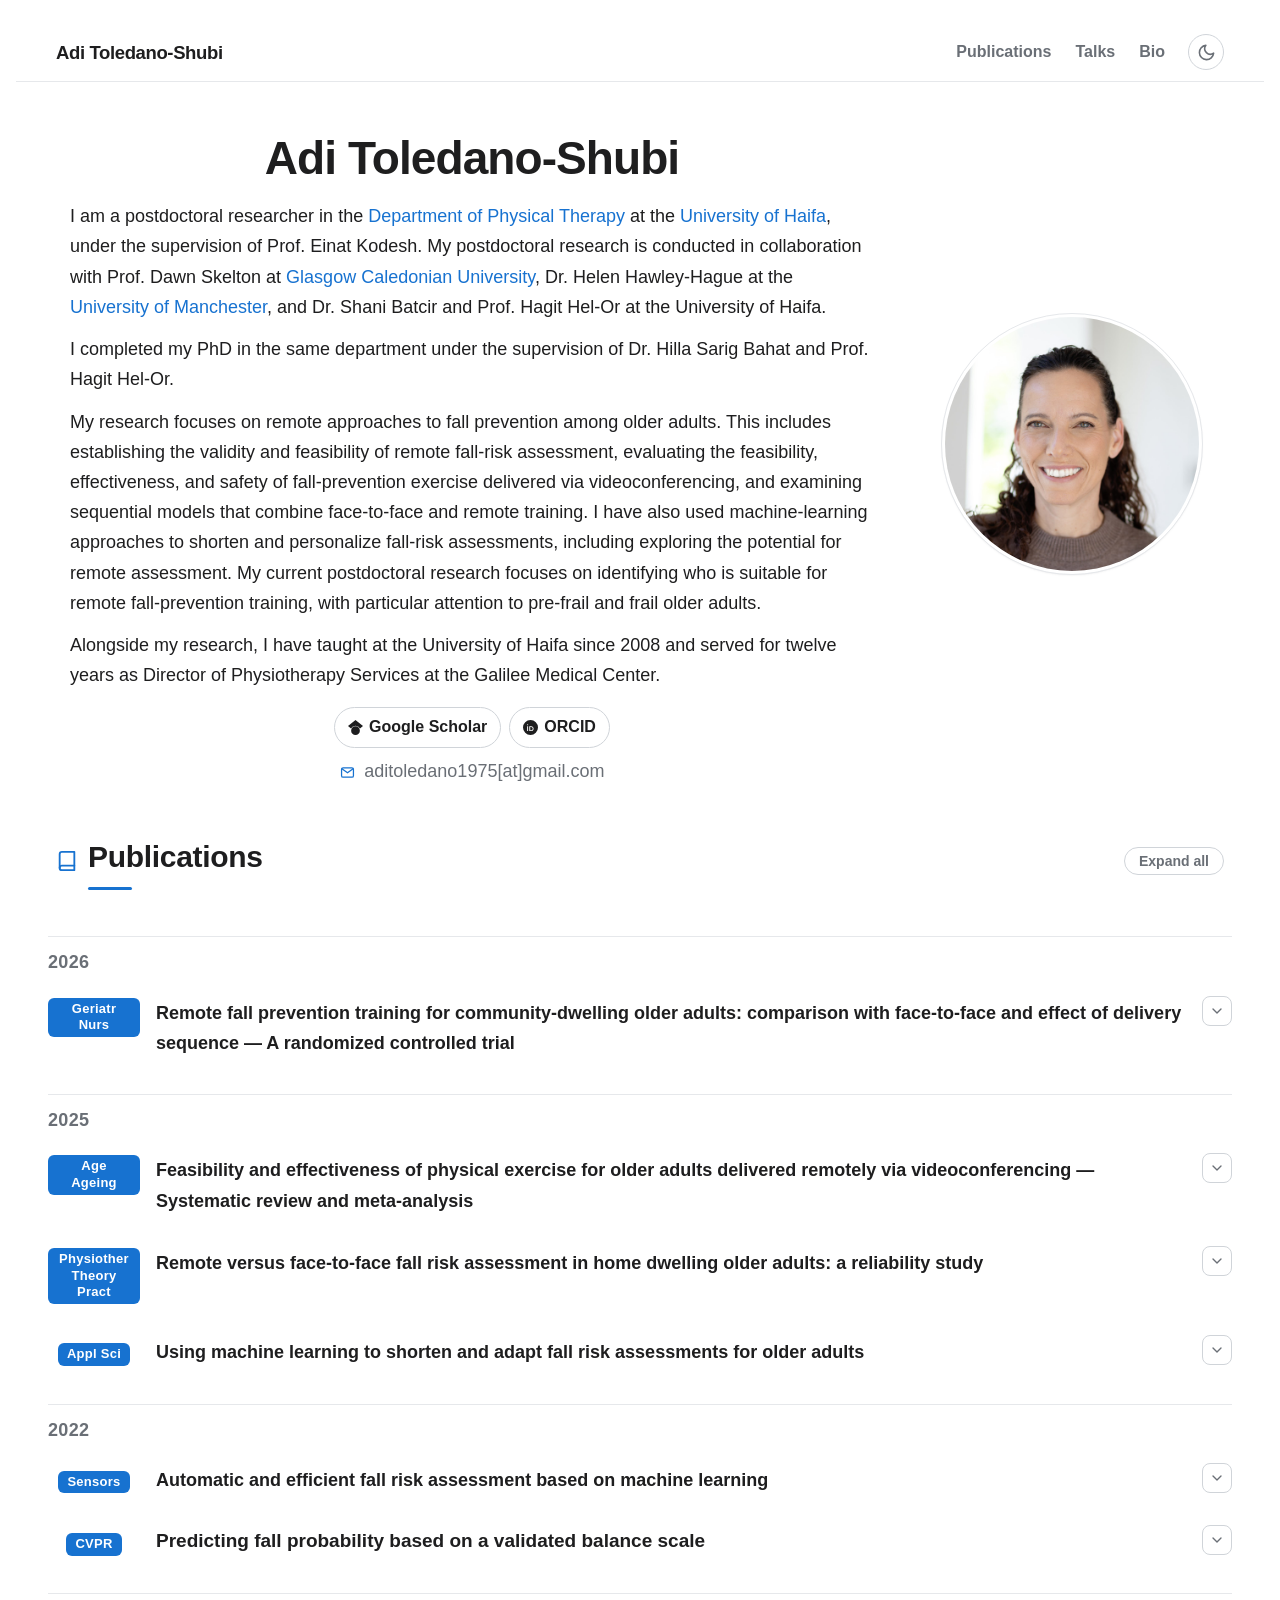
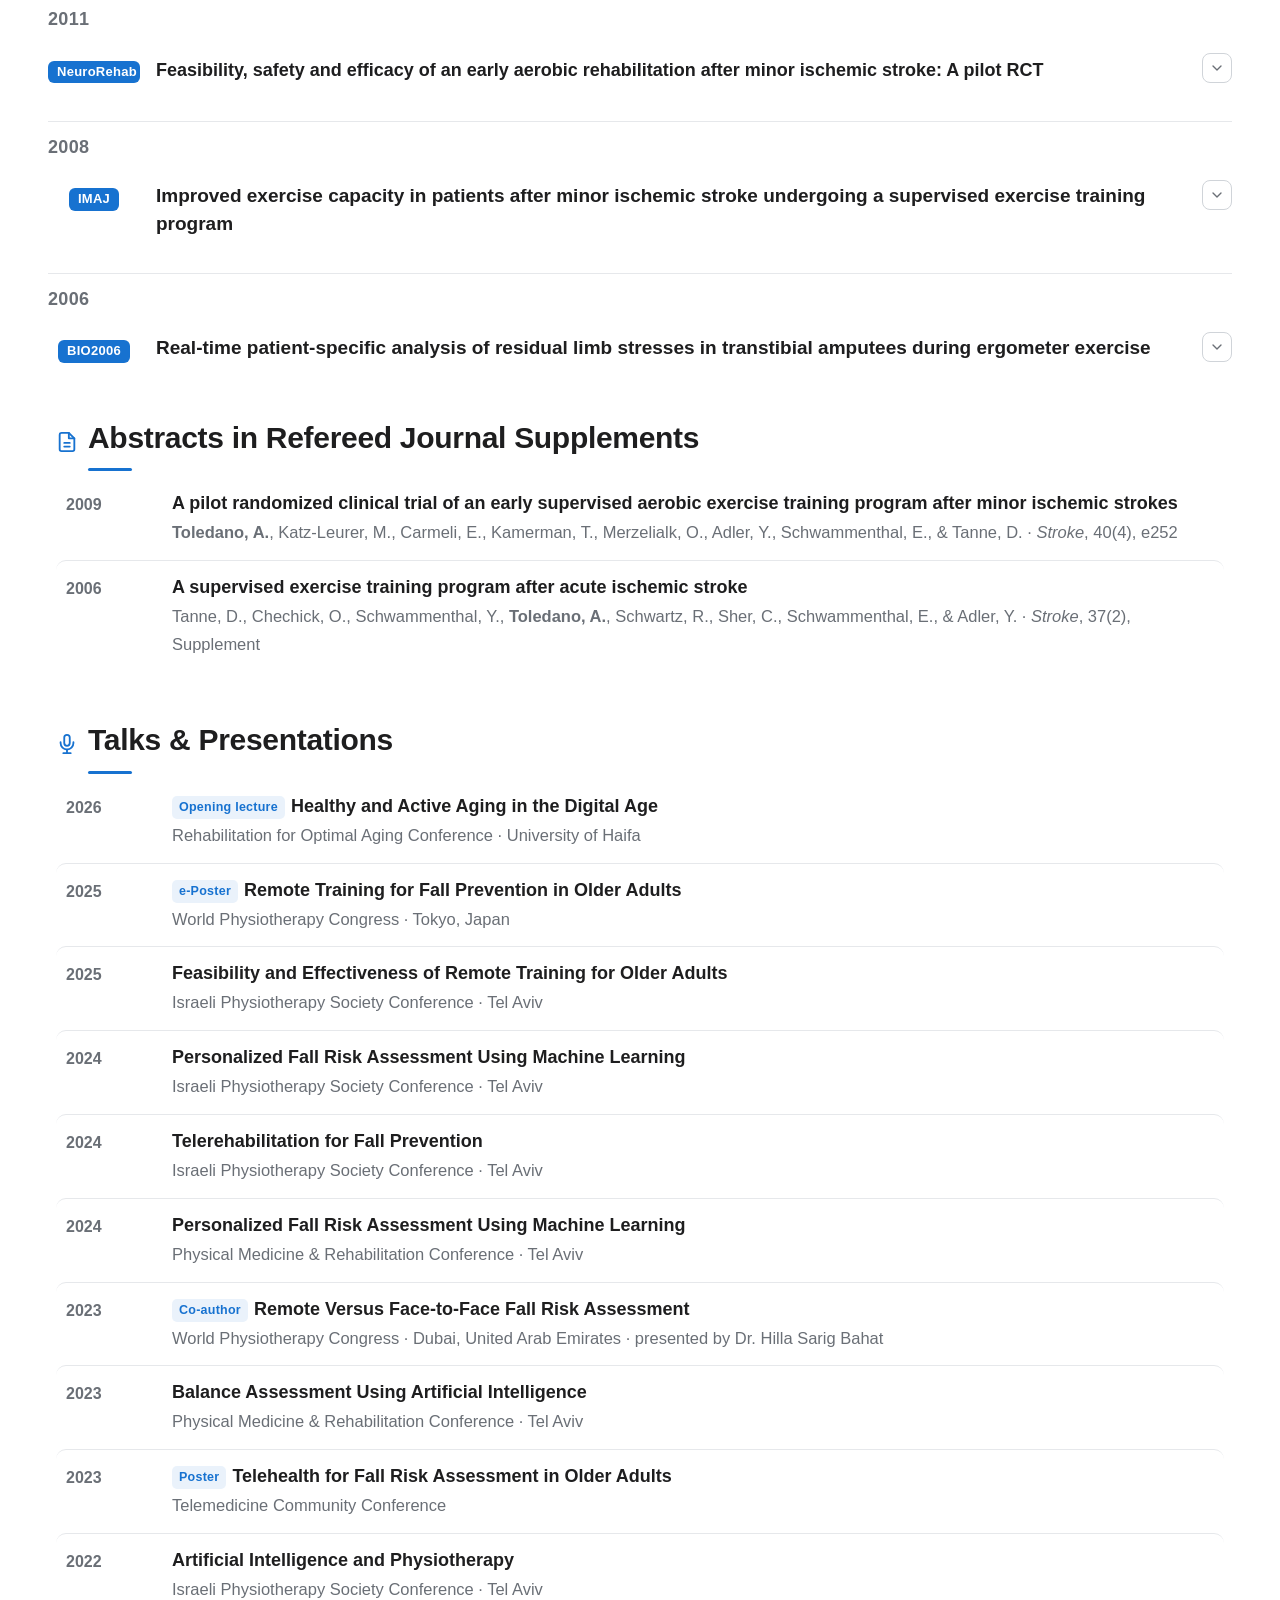
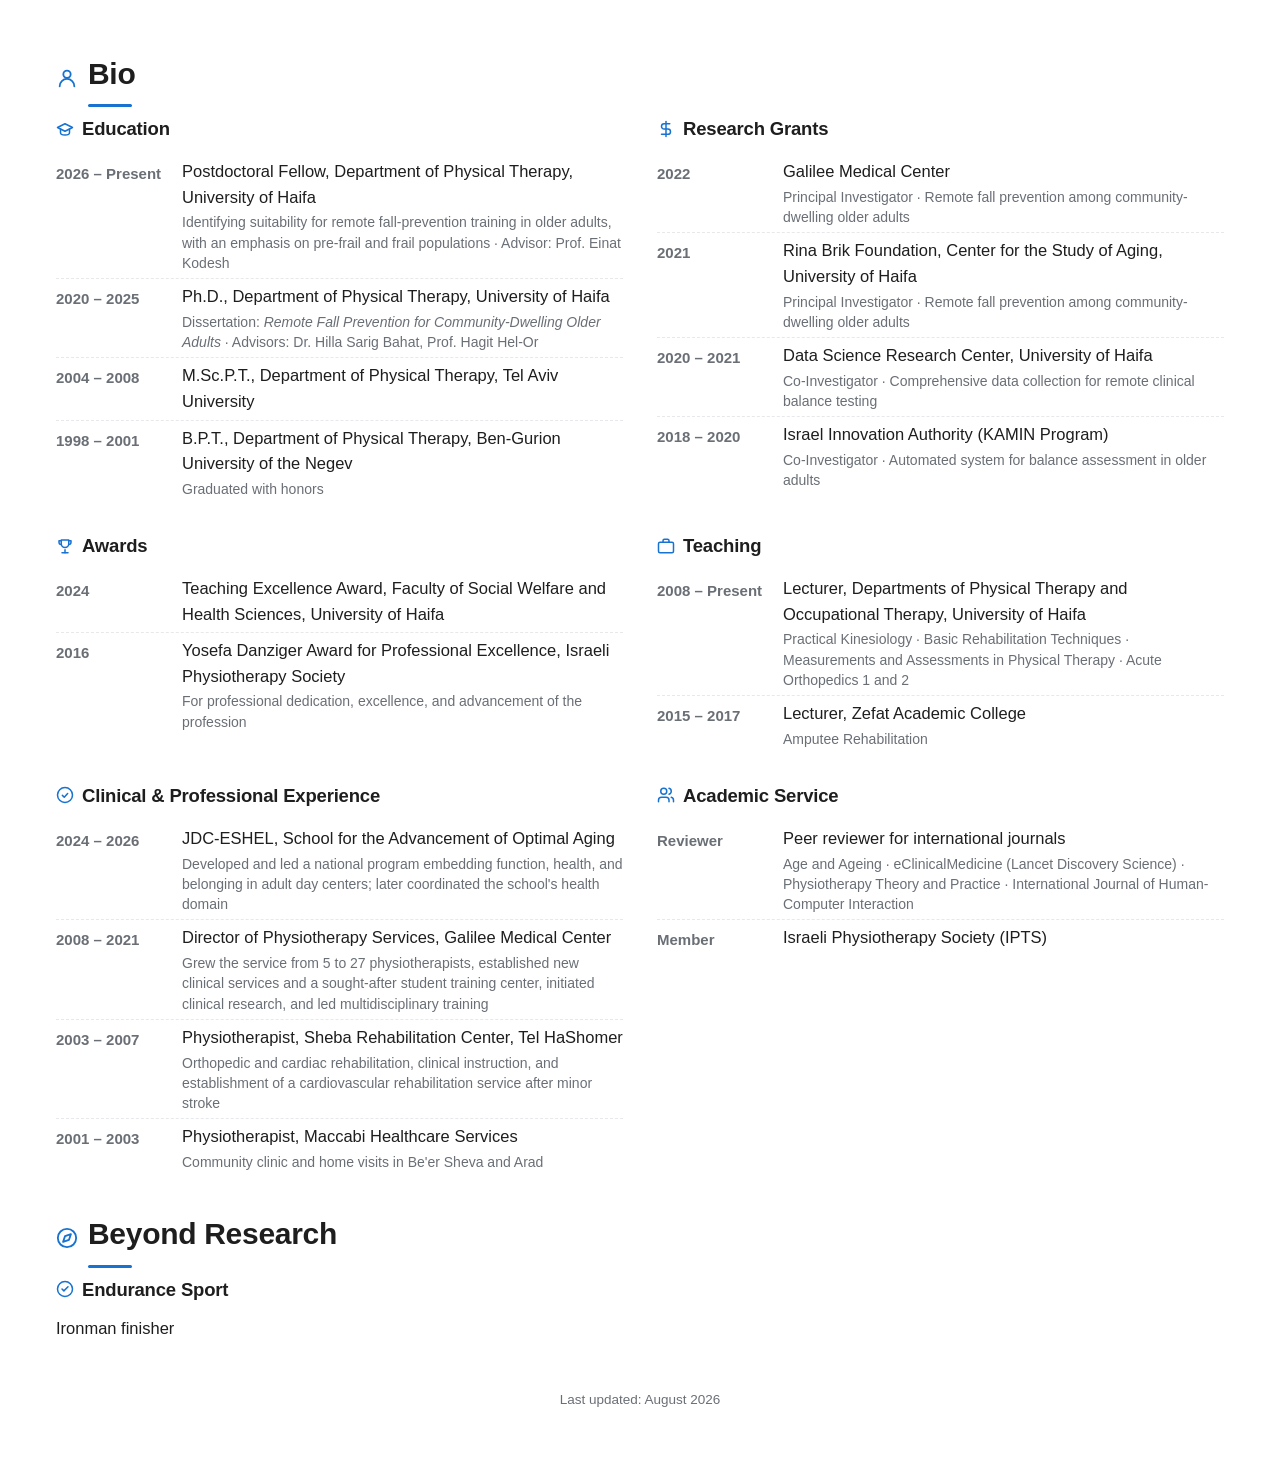
<file: publication/toledano-shubi-2025-remote-exercise-meta-analysis/index.html>
<!DOCTYPE html>
<html lang="en">
<head>
<meta charset="utf-8">
<title>Redirecting&hellip;</title>
<link rel="canonical" href="https://aditoledanoshubi.github.io/">
<meta name="robots" content="noindex">
<meta http-equiv="refresh" content="0; url=https://aditoledanoshubi.github.io/#toledano-shubi-2025-remote-exercise-meta-analysis">
</head>
<body>
<p>This page has moved. Redirecting to <a href="https://aditoledanoshubi.github.io/#toledano-shubi-2025-remote-exercise-meta-analysis">https://aditoledanoshubi.github.io/#toledano-shubi-2025-remote-exercise-meta-analysis</a>&hellip;</p>
<script>location.replace("https://aditoledanoshubi.github.io/#toledano-shubi-2025-remote-exercise-meta-analysis");</script>
</body>
</html>
</file>
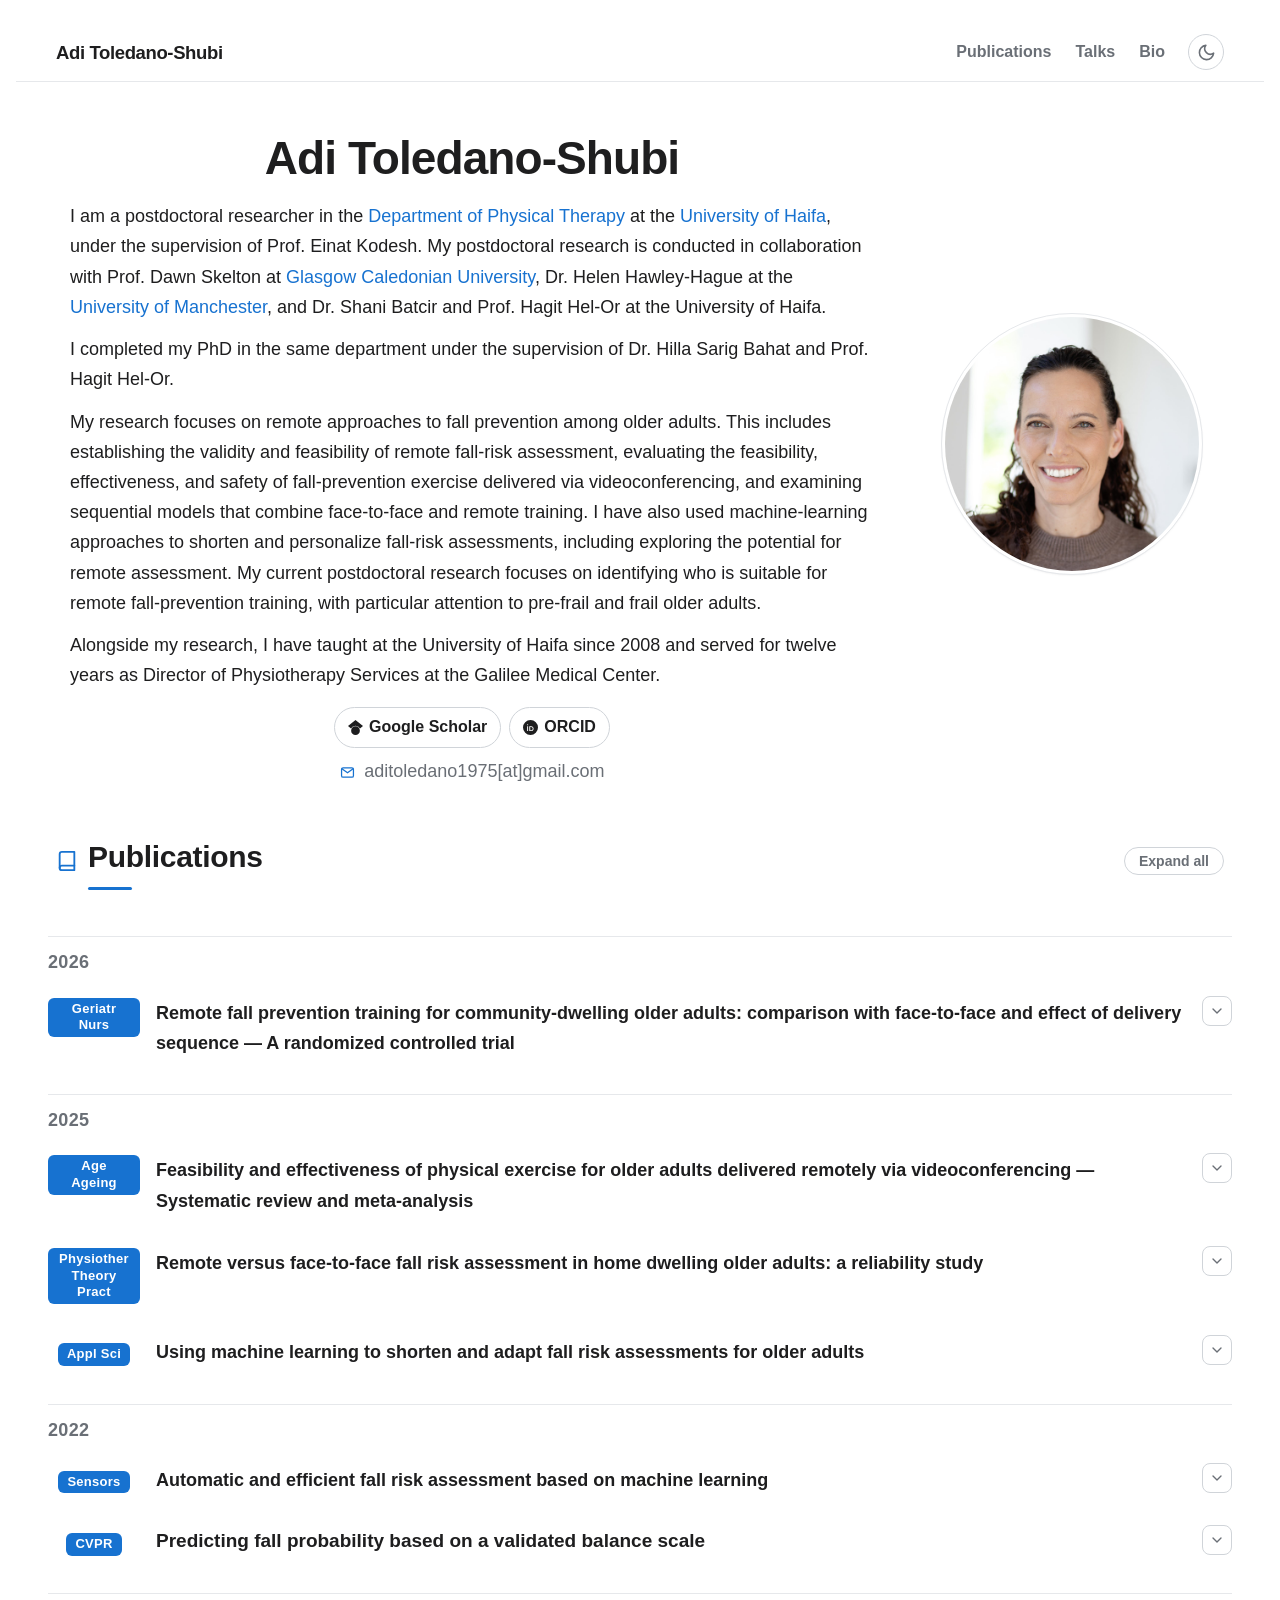
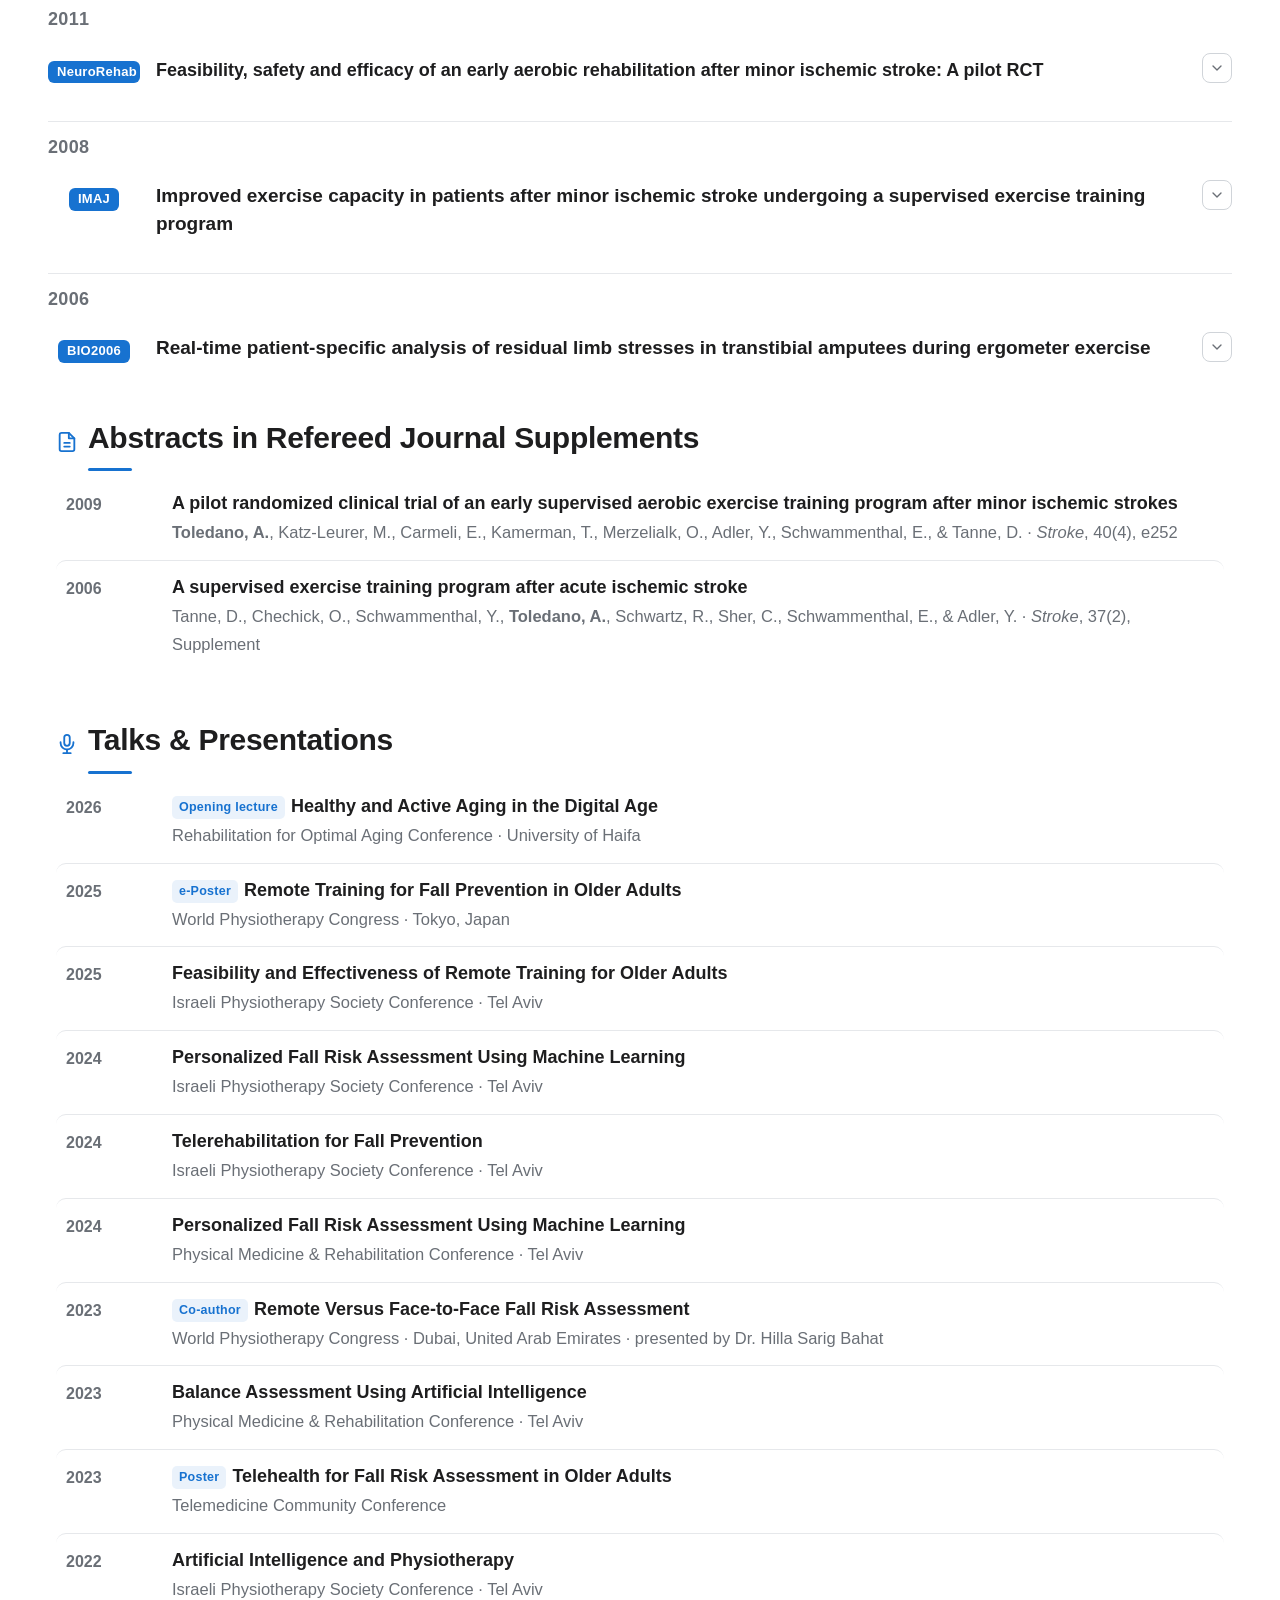
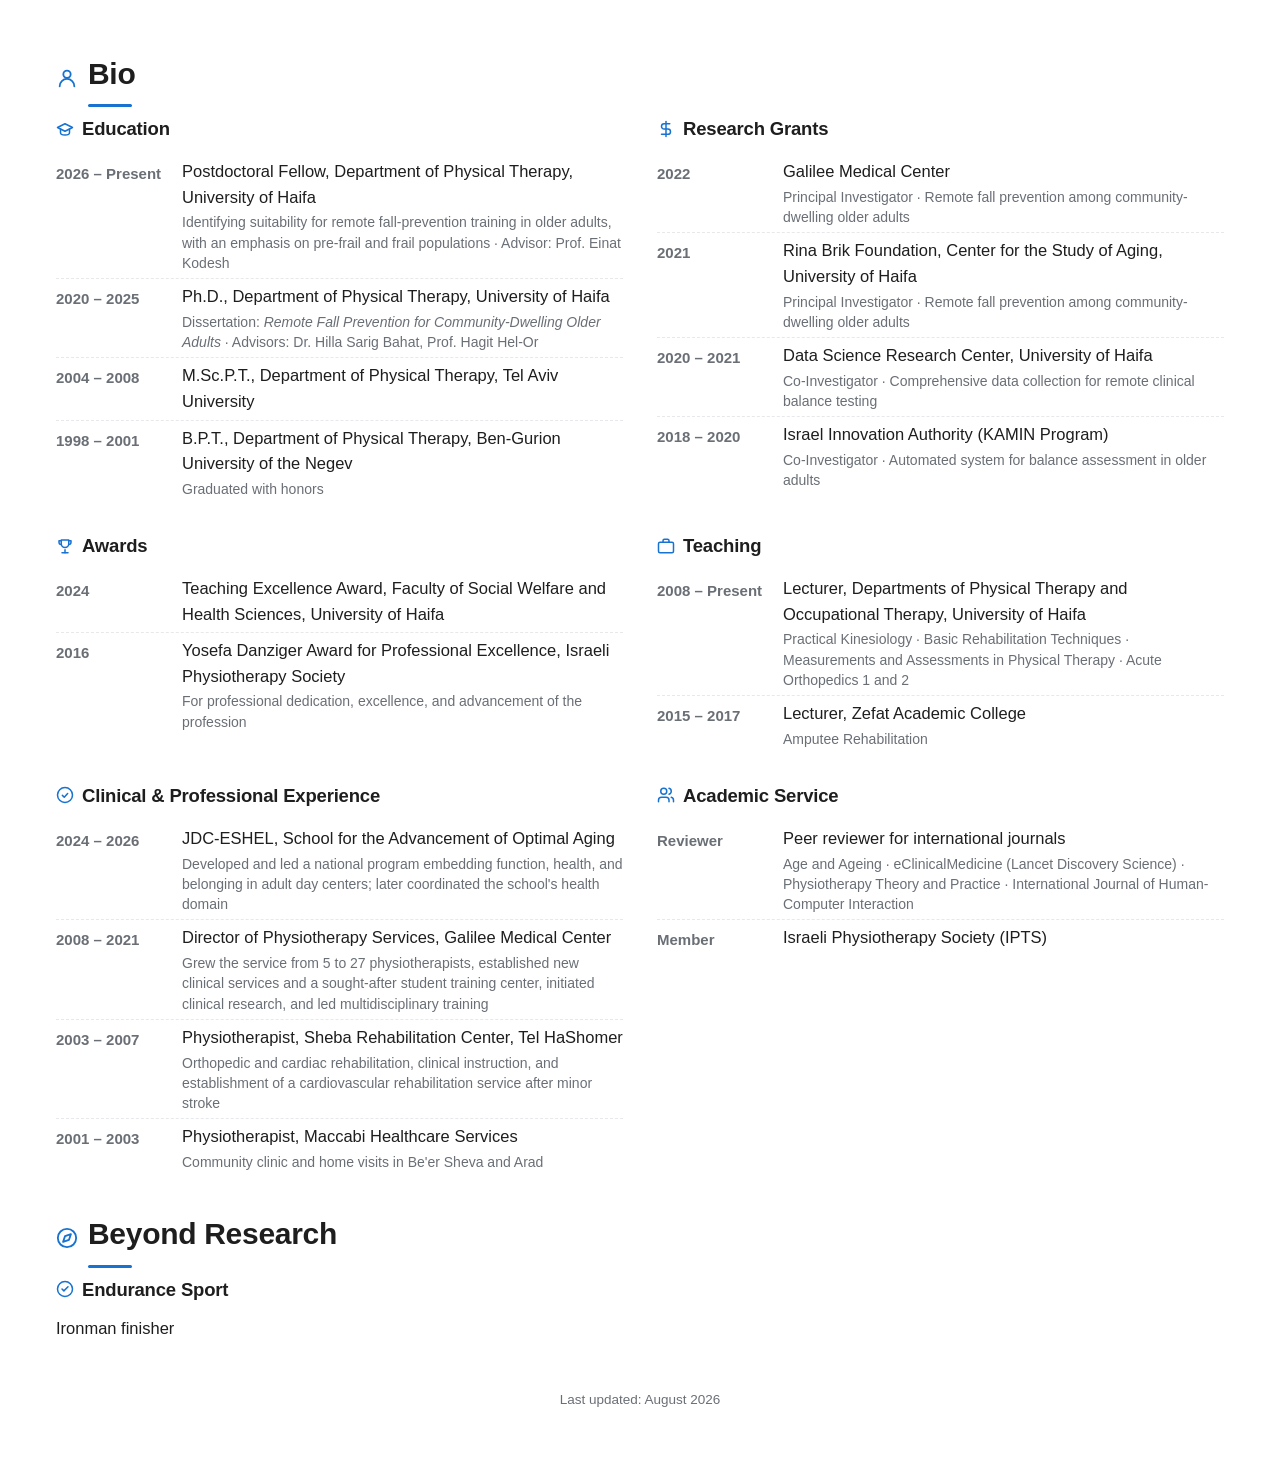
<file: publication/toledano-shubi-2025-remote-fall-risk-reliability/index.html>
<!DOCTYPE html>
<html lang="en">
<head>
<meta charset="utf-8">
<title>Redirecting&hellip;</title>
<link rel="canonical" href="https://aditoledanoshubi.github.io/">
<meta name="robots" content="noindex">
<meta http-equiv="refresh" content="0; url=https://aditoledanoshubi.github.io/#toledano-shubi-2025-remote-fall-risk-reliability">
</head>
<body>
<p>This page has moved. Redirecting to <a href="https://aditoledanoshubi.github.io/#toledano-shubi-2025-remote-fall-risk-reliability">https://aditoledanoshubi.github.io/#toledano-shubi-2025-remote-fall-risk-reliability</a>&hellip;</p>
<script>location.replace("https://aditoledanoshubi.github.io/#toledano-shubi-2025-remote-fall-risk-reliability");</script>
</body>
</html>
</file>
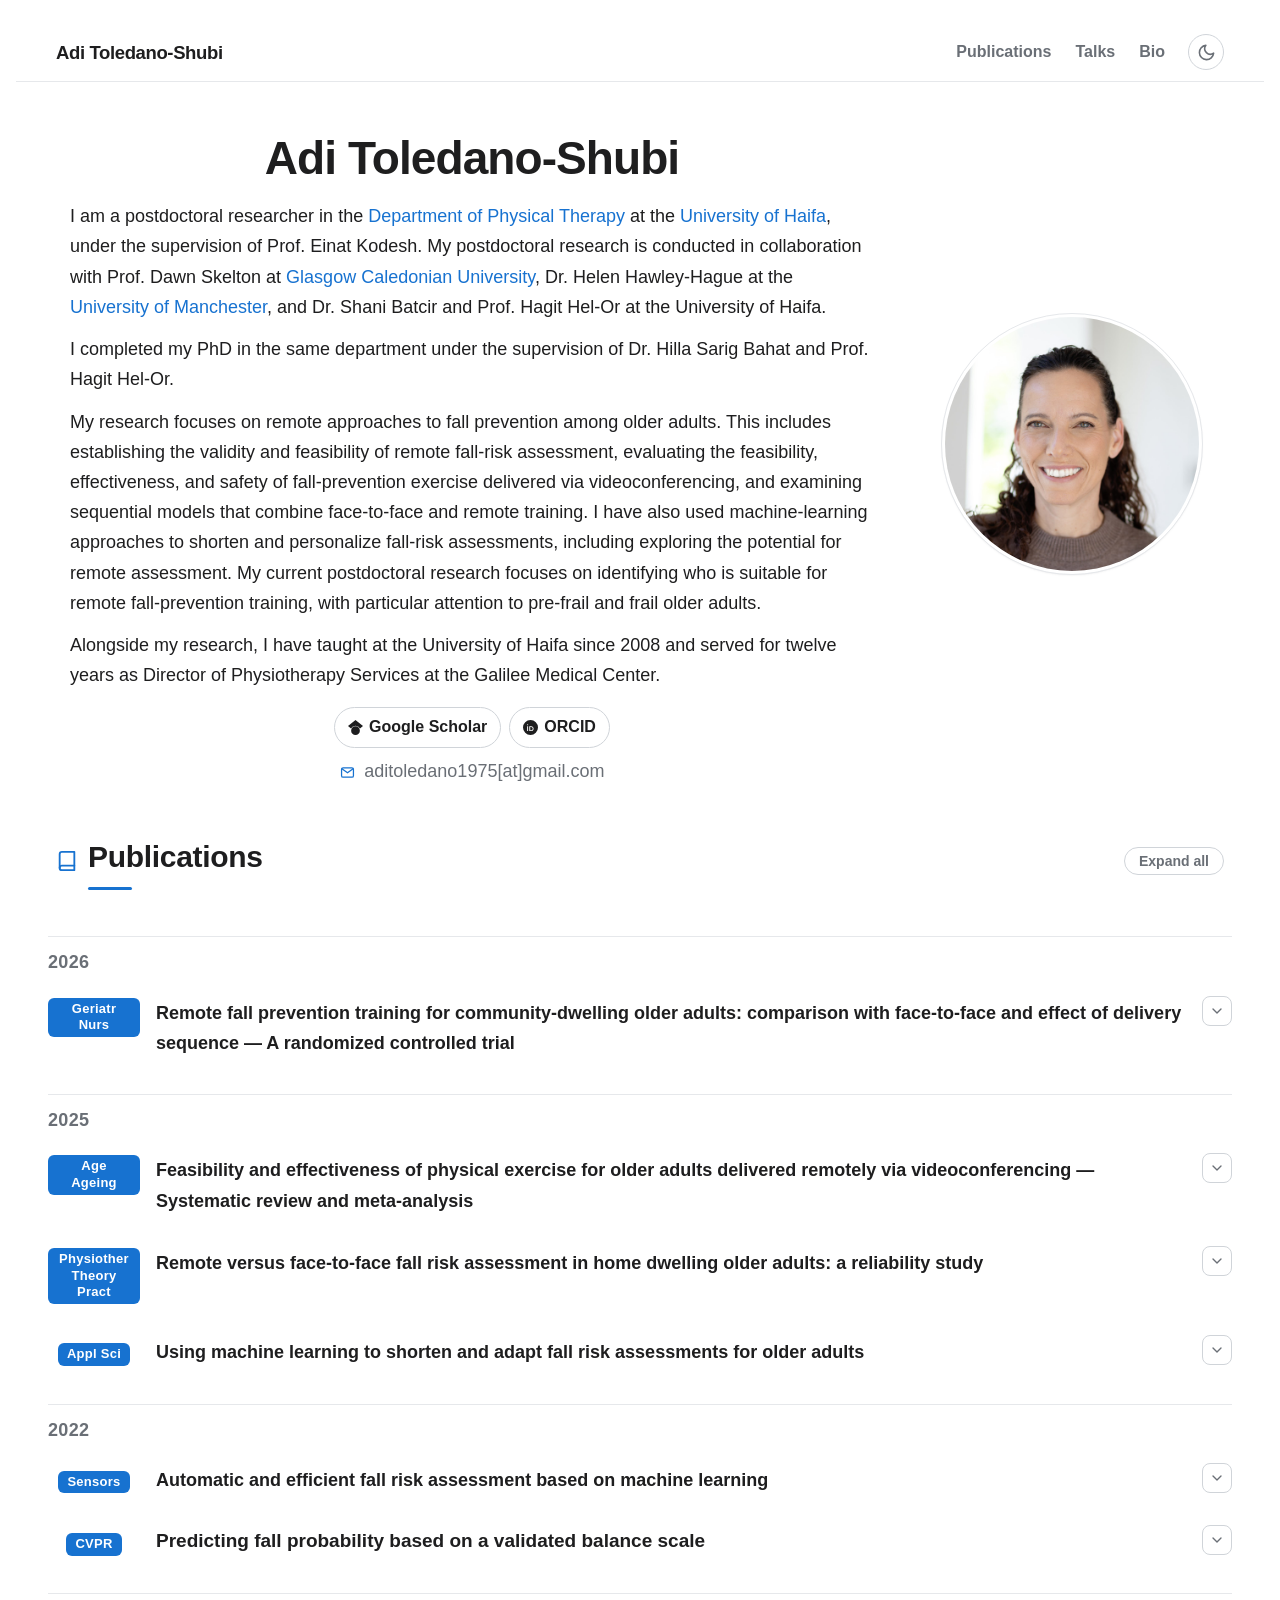
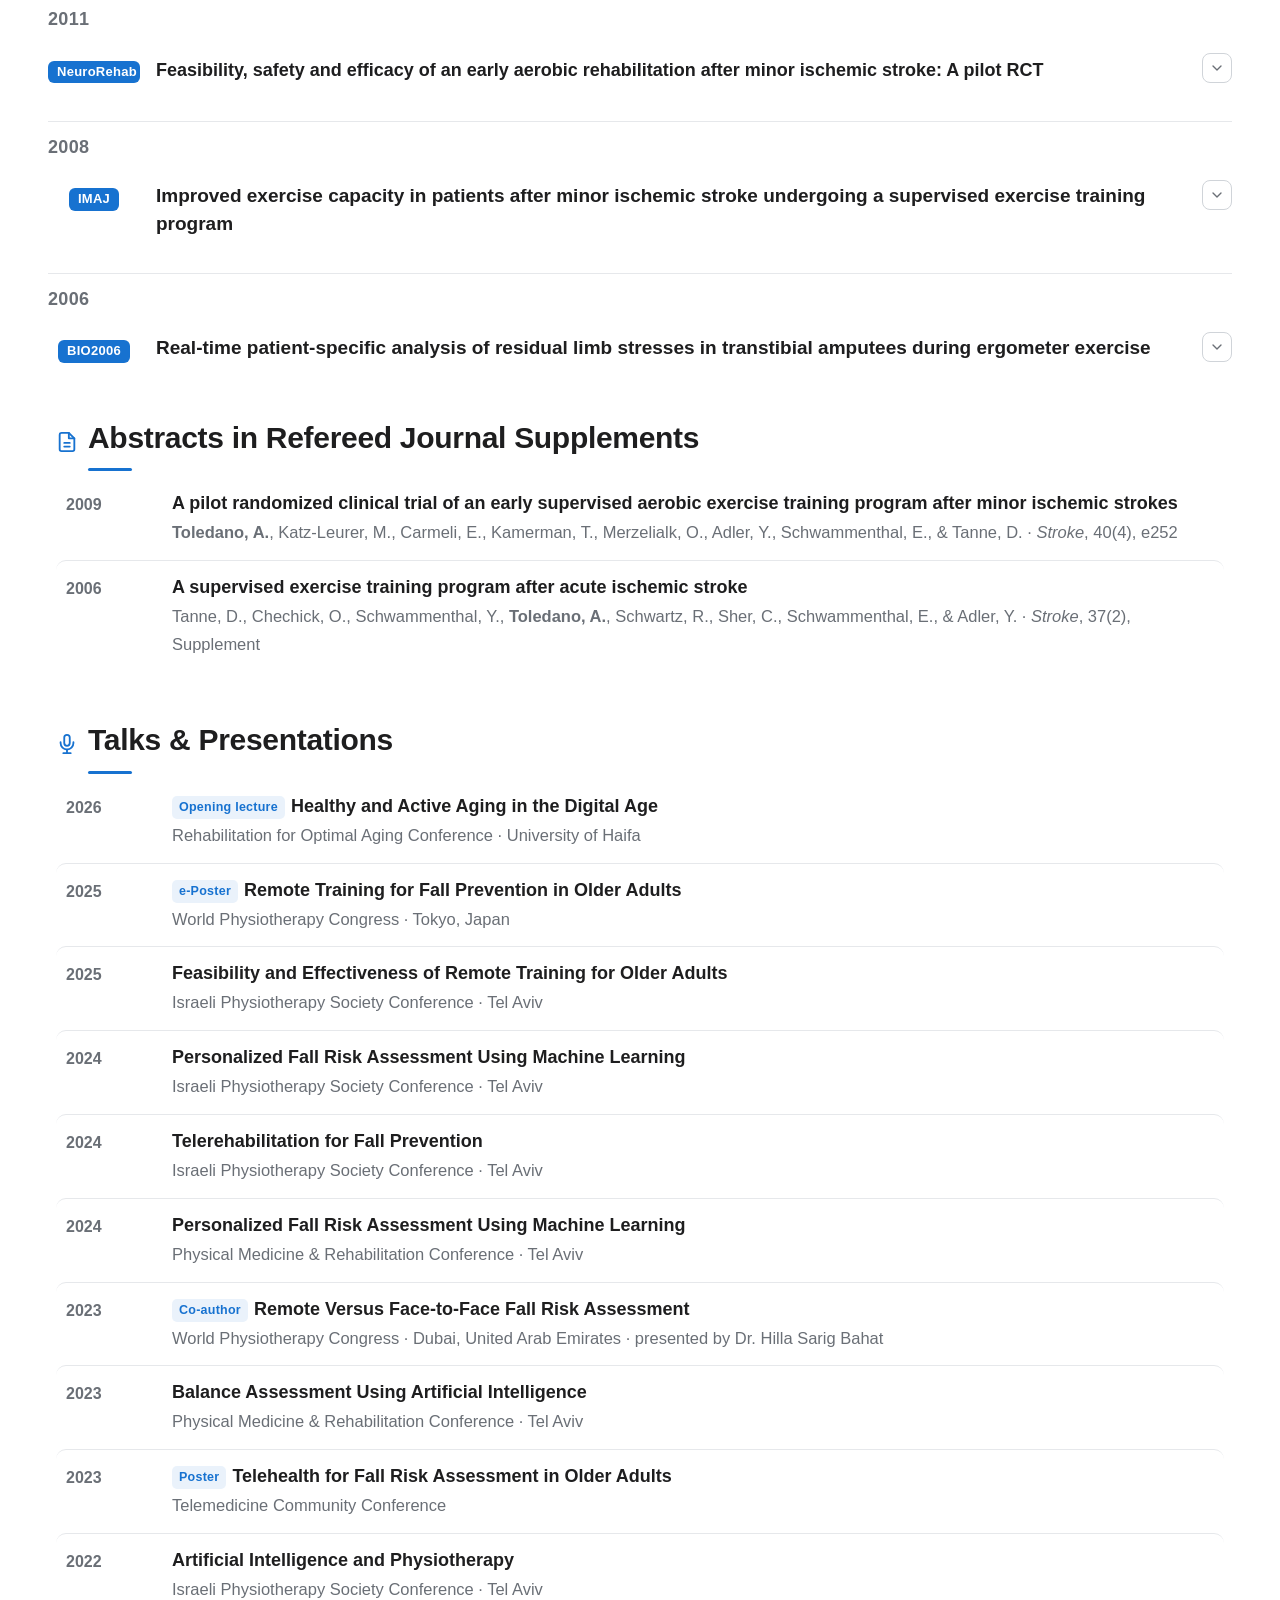
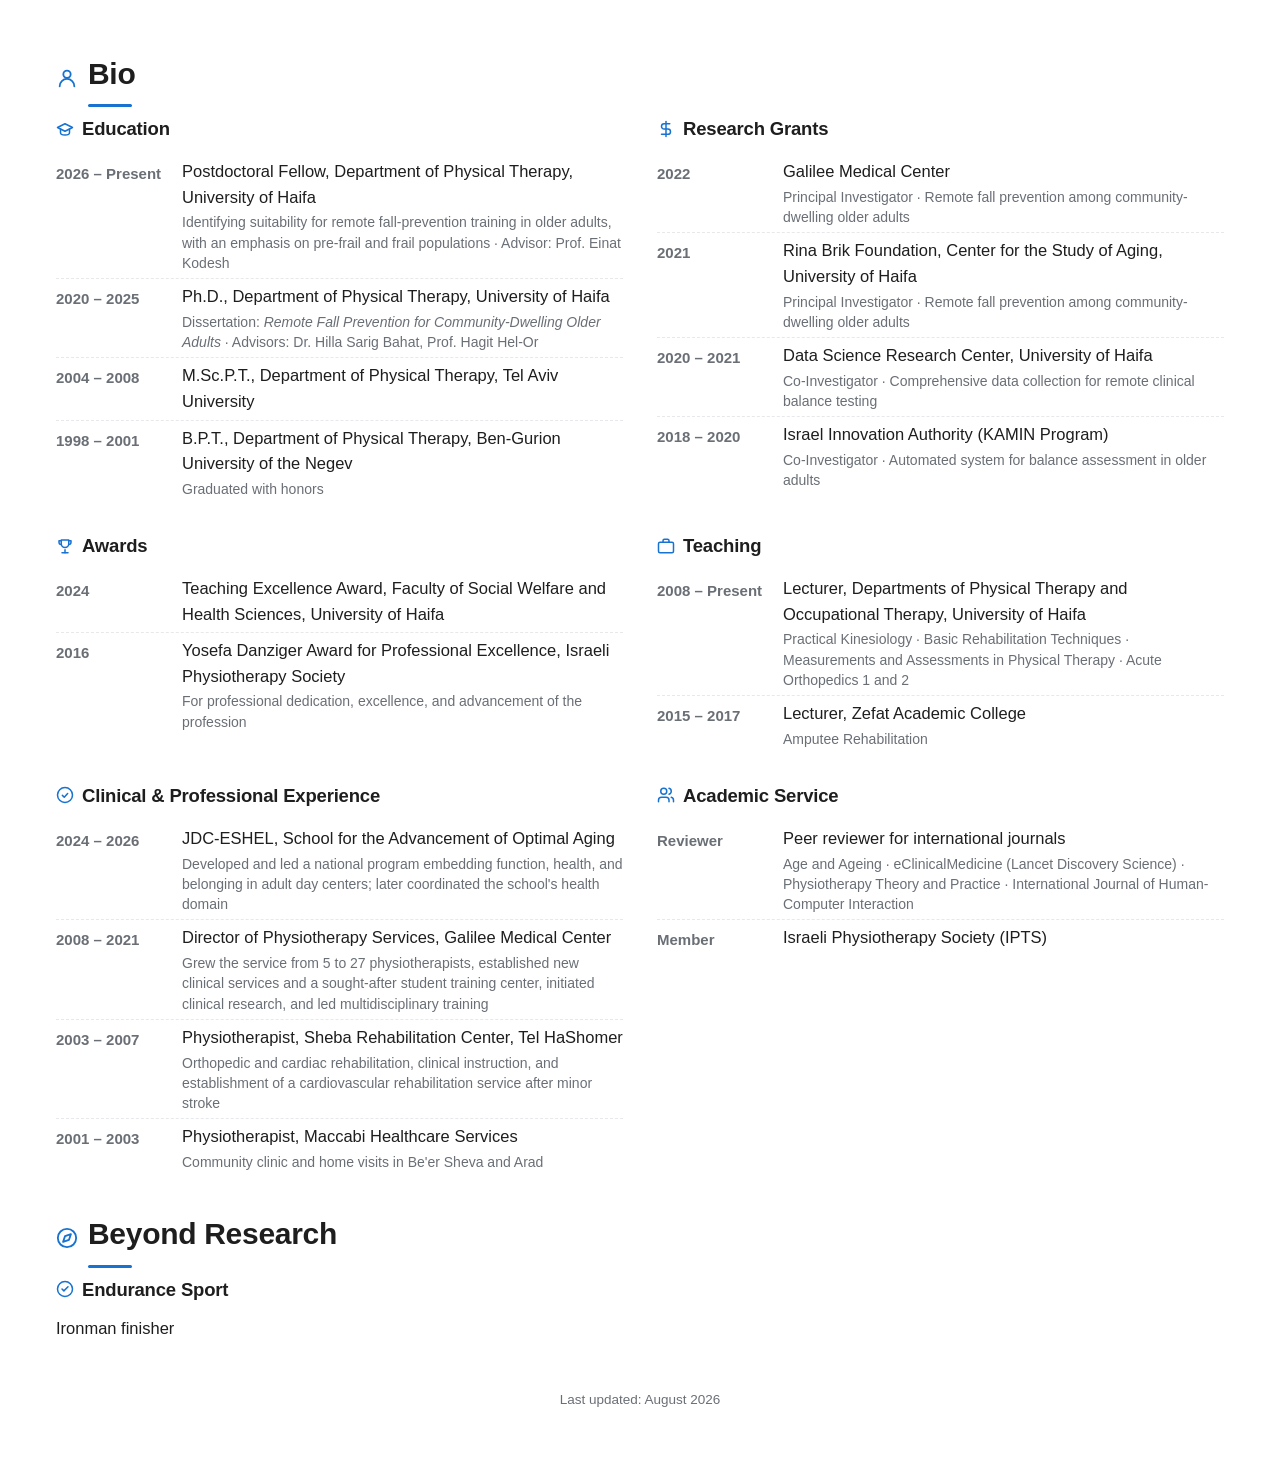
<file: publication/toledano-shubi-2026-remote-fall-prevention/index.html>
<!DOCTYPE html>
<html lang="en">
<head>
<meta charset="utf-8">
<title>Redirecting&hellip;</title>
<link rel="canonical" href="https://aditoledanoshubi.github.io/">
<meta name="robots" content="noindex">
<meta http-equiv="refresh" content="0; url=https://aditoledanoshubi.github.io/#toledano-shubi-2026-remote-fall-prevention">
</head>
<body>
<p>This page has moved. Redirecting to <a href="https://aditoledanoshubi.github.io/#toledano-shubi-2026-remote-fall-prevention">https://aditoledanoshubi.github.io/#toledano-shubi-2026-remote-fall-prevention</a>&hellip;</p>
<script>location.replace("https://aditoledanoshubi.github.io/#toledano-shubi-2026-remote-fall-prevention");</script>
</body>
</html>
</file>
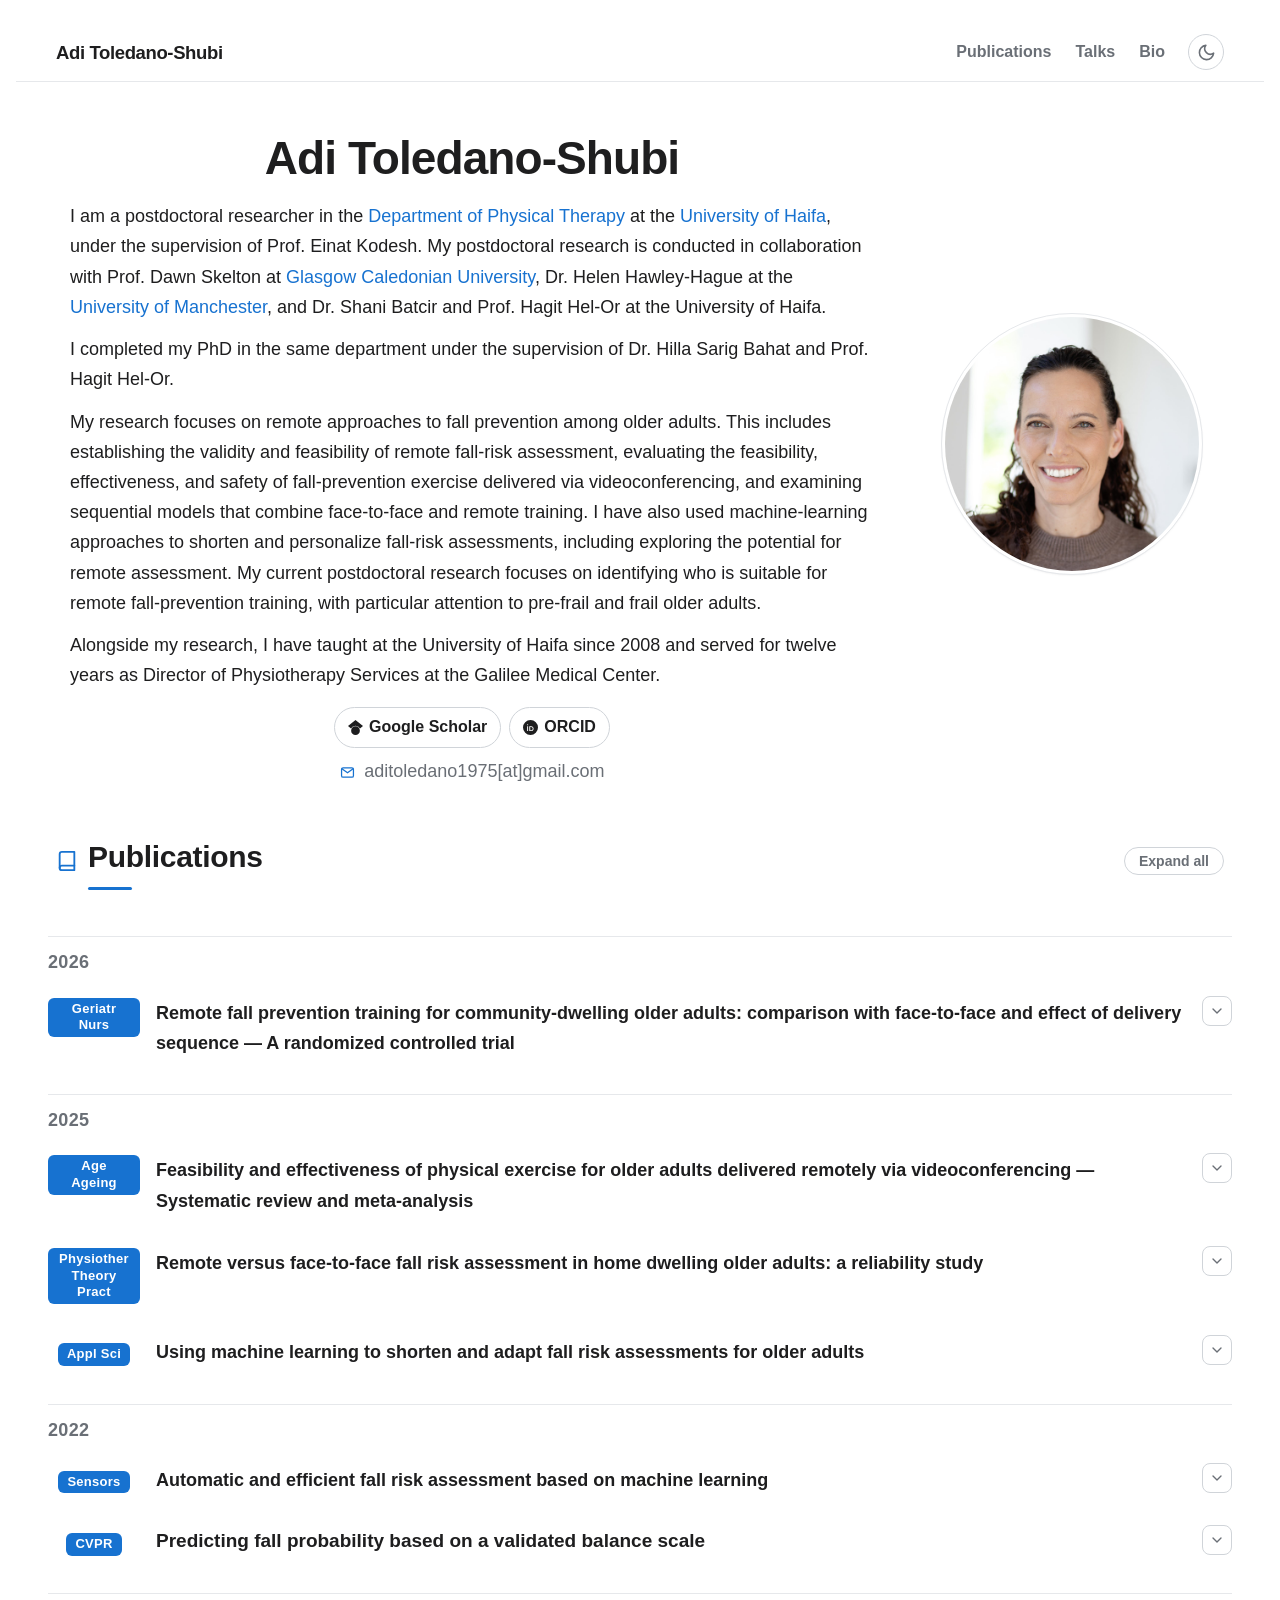
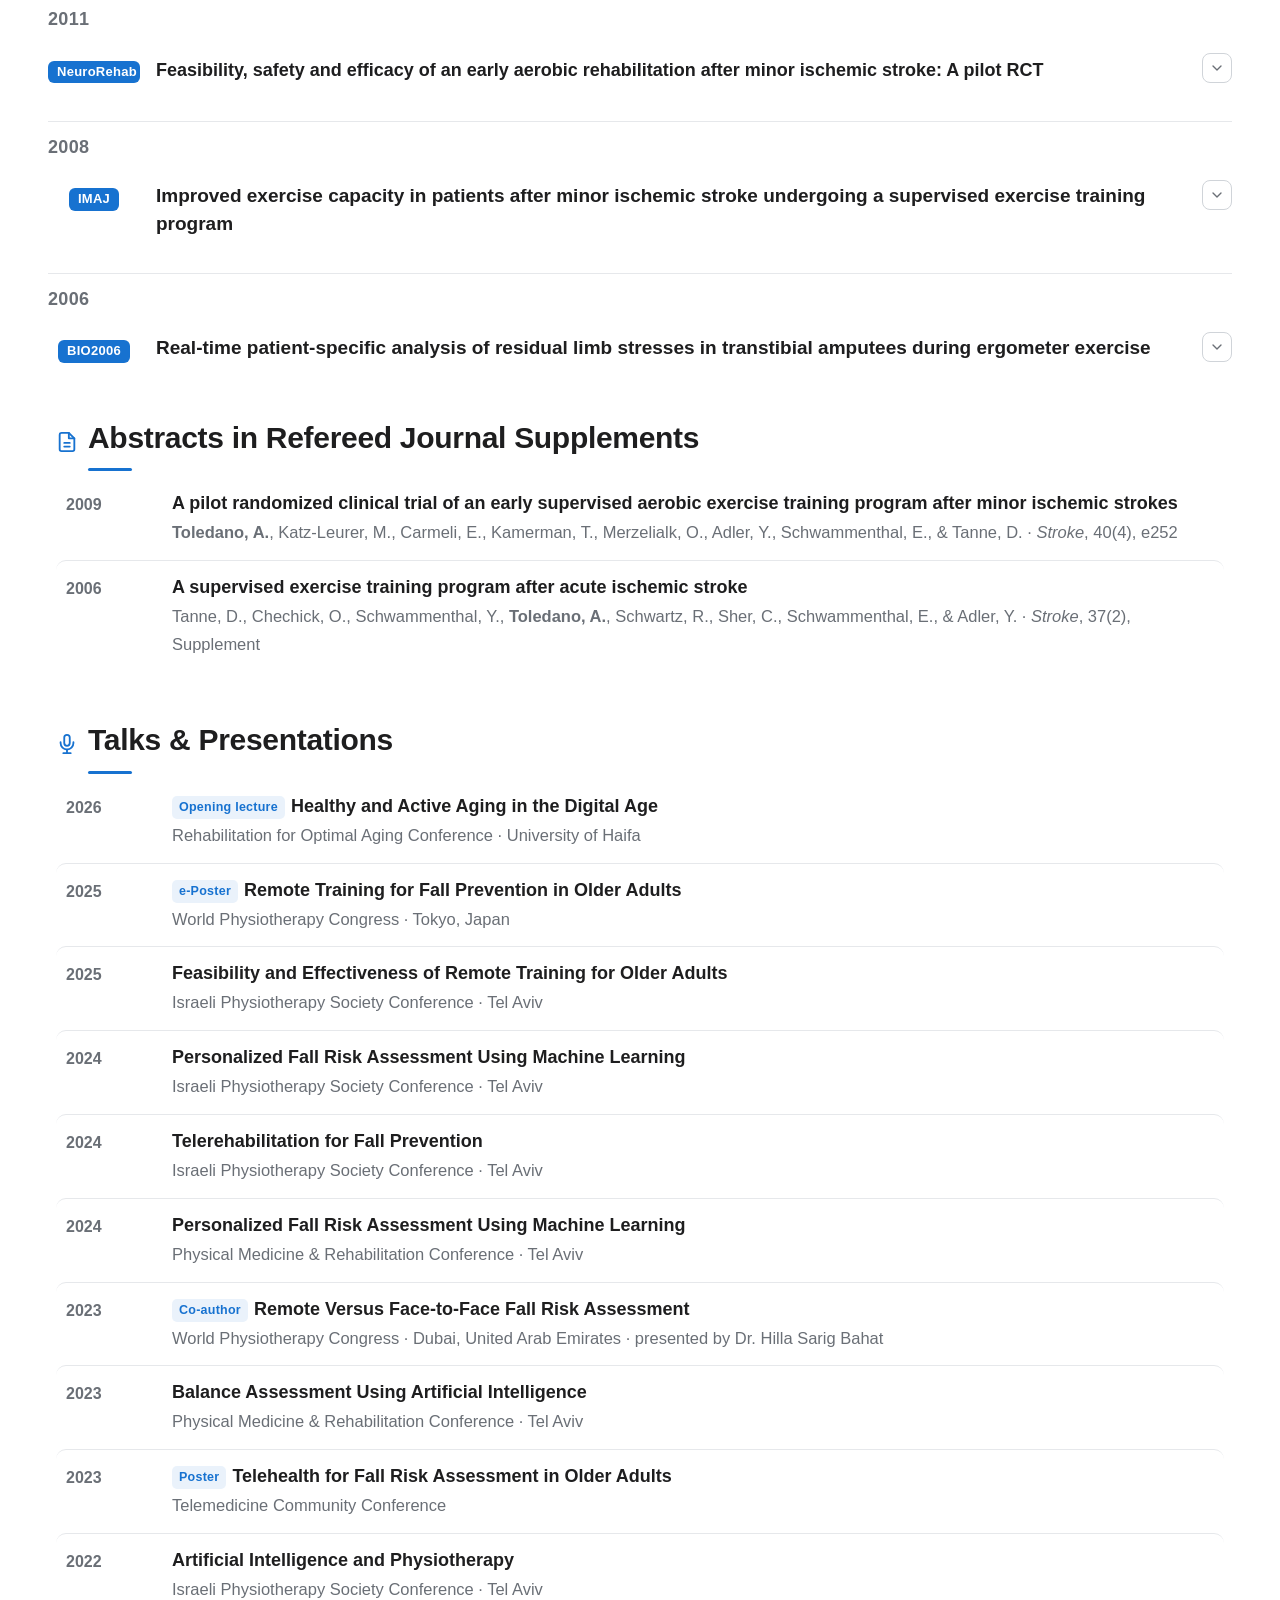
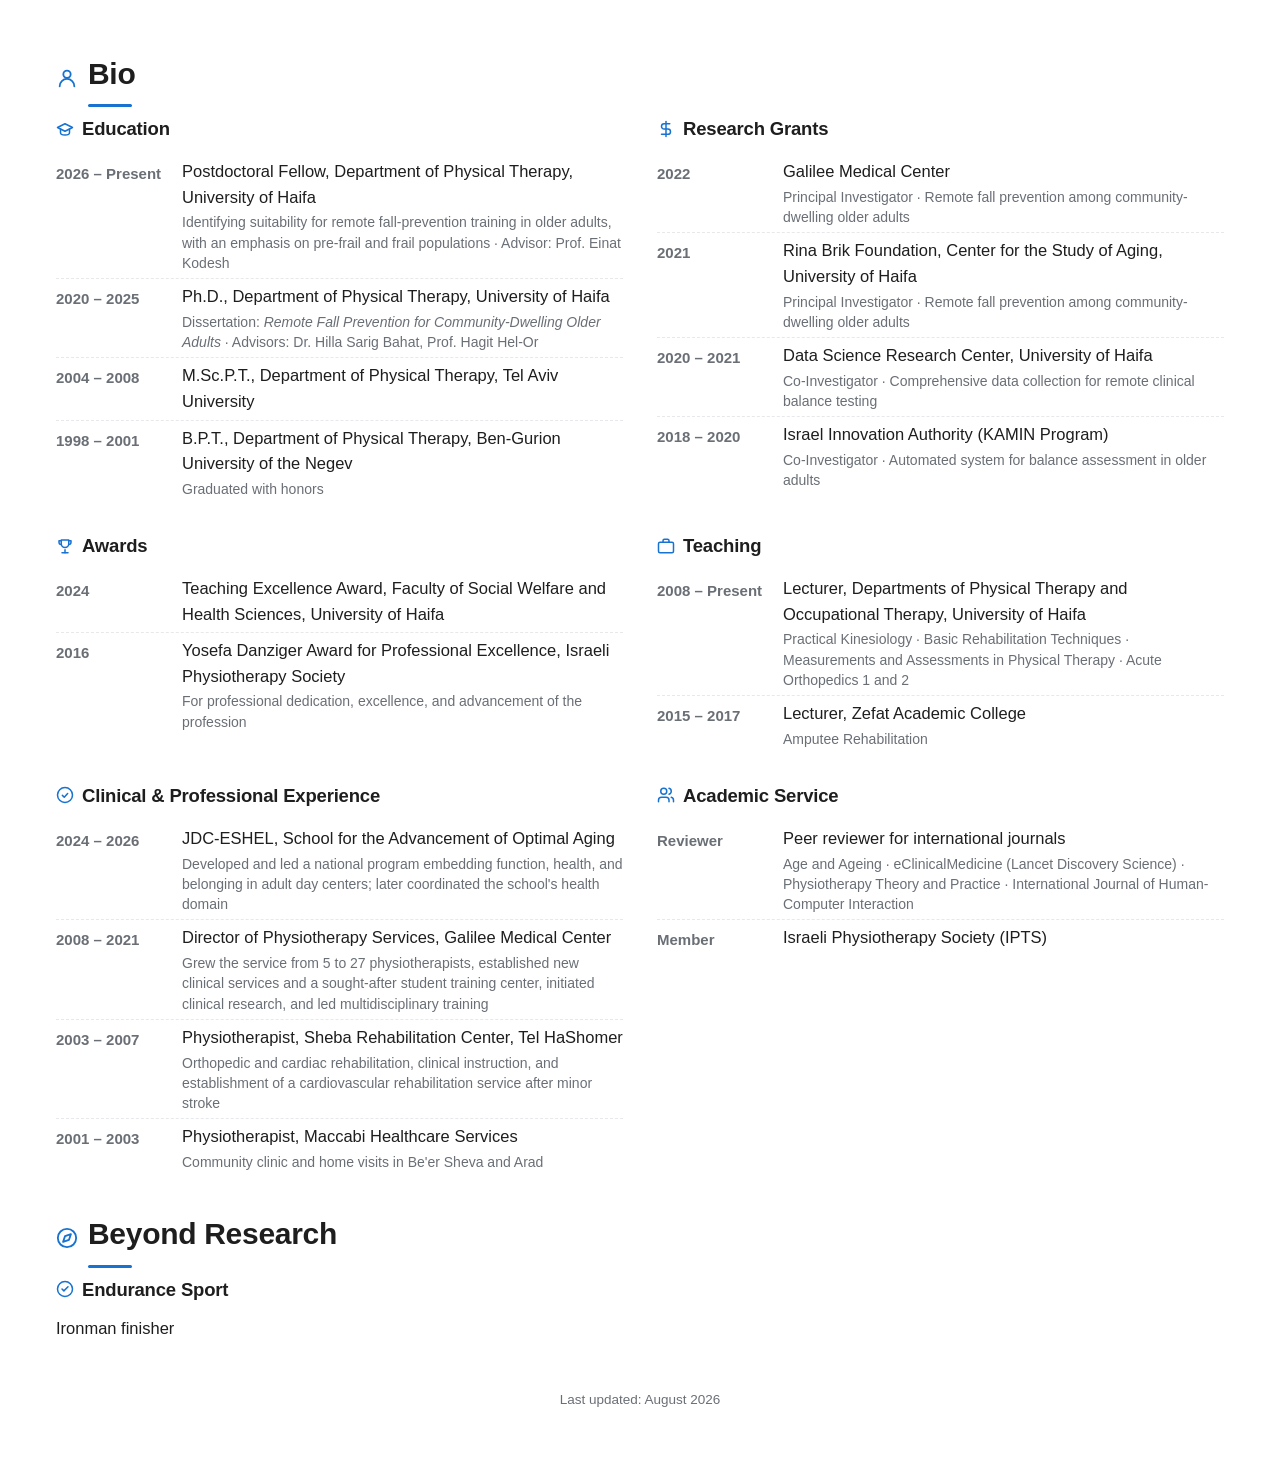
<file: publication/toledano-zarhi-2011-aerobic-rehabilitation-stroke/index.html>
<!DOCTYPE html>
<html lang="en">
<head>
<meta charset="utf-8">
<title>Redirecting&hellip;</title>
<link rel="canonical" href="https://aditoledanoshubi.github.io/">
<meta name="robots" content="noindex">
<meta http-equiv="refresh" content="0; url=https://aditoledanoshubi.github.io/#toledano-zarhi-2011-aerobic-rehabilitation-stroke">
</head>
<body>
<p>This page has moved. Redirecting to <a href="https://aditoledanoshubi.github.io/#toledano-zarhi-2011-aerobic-rehabilitation-stroke">https://aditoledanoshubi.github.io/#toledano-zarhi-2011-aerobic-rehabilitation-stroke</a>&hellip;</p>
<script>location.replace("https://aditoledanoshubi.github.io/#toledano-zarhi-2011-aerobic-rehabilitation-stroke");</script>
</body>
</html>
</file>
<file: stylesheet.css>
/* ==========================================================================
   Academic Website Template — personal/academic site
   Inter webfont + refined minimal theme with light/dark toggle.
   Pure CSS, no build step, no JS dependency.
   ========================================================================== */

/* Font: Inter, loaded via Google Fonts <link> in index.html head. */

/* ---- Theme tokens ------------------------------------------------------- */
:root {
  --bg:           #ffffff;
  --surface:      #f6f8fa;
  --text:         #1e1e1f;
  --text-muted:   #6a6f76;
  --accent:       #1772d0;
  --accent-soft:  rgba(23, 114, 208, 0.09);
  --accent-hover: #f09228;
  --border:       #e6e8eb;
  --border-strong:#d0d4d9;
  --badge-bg:     #1772d0;
  --badge-text:   #ffffff;
  --highlight:    #fff3c4;
  --nav-bg:       rgba(255, 255, 255, 0.82);
  --shadow:       0 1px 2px rgba(16, 24, 40, 0.04), 0 1px 3px rgba(16, 24, 40, 0.06);
}

/* Dark theme is opt-in via the toggle button (sets data-theme="dark").
   Light is the default. */
:root[data-theme="dark"] {
  --bg:           #101317;
  --surface:      #191d23;
  --text:         #e7e9ec;
  --text-muted:   #9aa1ab;
  --accent:       #6aa9f0;
  --accent-soft:  rgba(106, 169, 240, 0.14);
  --accent-hover: #f5b657;
  --border:       #262b32;
  --border-strong:#333a43;
  --badge-bg:     #2f6ac4;
  --badge-text:   #f3f7fc;
  --highlight:    #4a4326;
  --nav-bg:       rgba(16, 19, 23, 0.82);
  --shadow:       0 1px 2px rgba(0, 0, 0, 0.35), 0 1px 3px rgba(0, 0, 0, 0.4);
}

/* ---- Base --------------------------------------------------------------- */
* { box-sizing: border-box; }

html { scroll-behavior: smooth; }

body {
  margin: 0;
  padding: 24px 16px 48px;
  background-color: var(--bg);
  color: var(--text);
  -webkit-font-smoothing: antialiased;
  -moz-osx-font-smoothing: grayscale;
}

body,
td,
th,
tr,
p,
a,
li,
span {
  font-family: 'Inter', -apple-system, BlinkMacSystemFont, 'Segoe UI', Roboto, Helvetica, Arial, sans-serif;
  font-size: 18px;
  line-height: 1.68;
}

p { margin: 0 0 12px; }

strong {
  font-family: 'Inter', -apple-system, BlinkMacSystemFont, 'Segoe UI', Roboto, Helvetica, Arial, sans-serif;
  font-weight: 700;
}

a {
  color: var(--accent);
  text-decoration: none;
  transition: color 0.15s ease;
}

a:focus,
a:hover {
  color: var(--accent-hover);
  text-decoration: none;
}

/* ---- Headings ----------------------------------------------------------- */
.name {
  padding-top: 8px;
  margin: 0 0 4px;
  font-family: 'Inter', -apple-system, BlinkMacSystemFont, 'Segoe UI', Roboto, Helvetica, Arial, sans-serif;
  font-size: 46px;
  font-weight: 700;
  letter-spacing: -0.02em;
  color: var(--text);
}

h2 {
  position: relative;
  margin: 0 0 4px;
  padding-bottom: 8px;
  font-family: 'Inter', -apple-system, BlinkMacSystemFont, 'Segoe UI', Roboto, Helvetica, Arial, sans-serif;
  font-size: 30px;
  font-weight: 700;
  letter-spacing: -0.01em;
  color: var(--text);
}

h2::after {
  content: "";
  position: absolute;
  left: 0;
  bottom: 0;
  width: 44px;
  height: 3px;
  border-radius: 3px;
  background: var(--accent);
}

/* ---- Publications ------------------------------------------------------- */
.pub-year {
  color: var(--text-muted);
  border-top: 1px solid var(--border);
  padding-top: 10px;
  margin: 0;
  text-align: left;
  font-size: 18px;
  font-weight: 700;
  letter-spacing: 0.02em;
}

/* the row wrapper for each paper — subtle hover lift */
tr[id] > td,
.pub-row > td {
  transition: background-color 0.15s ease;
}

tr[id]:hover > td {
  background-color: var(--accent-soft);
}

tr[id] > td:first-child { border-radius: 8px 0 0 8px; }
tr[id] > td:last-child  { border-radius: 0 8px 8px 0; }

.pub-badge {
  display: inline-block;
  max-width: 100%;
  background-color: var(--badge-bg);
  color: var(--badge-text);
  padding: 3px 9px;
  font-size: 13px;
  font-weight: 700;
  line-height: 1.28;
  letter-spacing: 0.02em;
  text-decoration: none;
  border: none;
  border-radius: 6px;
  white-space: normal;   /* wrap long venue labels instead of overflowing */
  font-style: normal;
}

.pub-badge a,
.pub-badge a:hover,
.pub-badge a:focus {
  color: var(--badge-text) !important;
  text-decoration: none !important;
}

.pub-title {
  font-weight: 700;
  font-size: 19px;
  line-height: 1.45;
  margin-bottom: 2px;
}

.pub-title a {
  color: var(--text);
}

.pub-title a:hover {
  color: var(--accent);
}

/* Featured rows use a hardcoded light bgcolor="#ffffd0" (works in both themes),
   so force dark, readable text there instead of the theme's default --text. */
tr[bgcolor] .pub-title a,
tr[bgcolor] .pub-year,
tr[bgcolor] td {
  color: #1a1a1a;
}
tr[bgcolor] .pub-title a:hover {
  color: #b45309;
}

.pub-thumb {
  display: block;
  width: 100%;
  max-width: 320px;
  height: auto;
  border-radius: 10px;
  border: 1px solid var(--border);
  margin: 4px 0 8px;
}

.pub-links {
  margin-top: 7px;
}

.pub-links a {
  display: inline-block;
  color: var(--text-muted);
  background: transparent;
  border: 1px solid var(--border-strong);
  padding: 3px 12px;
  font-size: 15px;
  line-height: 1.5;
  margin-right: 4px;
  margin-top: 4px;
  border-radius: 999px;
  text-decoration: none;
  cursor: pointer;
  transition: color 0.15s ease, border-color 0.15s ease, background-color 0.15s ease;
}

.pub-links a:hover,
.pub-links a:focus {
  color: var(--accent);
  border-color: var(--accent);
  background-color: var(--accent-soft);
  text-decoration: none;
}

.pub-hidden {
  font-size: 16.5px;
  max-height: 0;
  overflow: hidden;
  transition: max-height 0.2s ease, margin 0.2s ease, padding 0.2s ease;
  text-align: justify;
}

.pub-hidden.open {
  max-height: 200em;
}

.pub-hidden p {
  line-height: 1.6;
  margin: 8px 0;
  color: var(--text-muted);
}

.pub-hidden pre {
  font-size: 15px;
  line-height: 1.5;
  padding: 12px 14px;
  background: var(--surface);
  color: var(--text);
  border: 1px solid var(--border);
  border-radius: 8px;
  overflow-x: auto;
  white-space: pre-wrap;
  word-wrap: break-word;
}

.pub-abstract.open {
  border: 1px solid var(--border);
  border-radius: 8px;
  padding: 4px 12px;
  margin-top: 8px;
  background: var(--surface);
}

/* ---- Lists (talks, media, bio) ----------------------------------------- */
ul {
  padding-left: 20px;
}

li {
  margin-bottom: 6px;
}

/* ---- Profile photo ------------------------------------------------------ */
.profile-photo {
  width: 100%;
  max-width: 260px;
  aspect-ratio: 1 / 1;
  object-fit: cover;
  border-radius: 50%;
  box-shadow: var(--shadow);
  border: 3px solid var(--bg);
  outline: 1px solid var(--border);
}

/* ---- Misc helpers ------------------------------------------------------- */
span.highlight,
.highlight {
  background-color: var(--highlight);
  border-radius: 4px;
  padding: 0 3px;
}

.subtle { color: var(--text-muted); }

.small {
  font-size: 13.5px;
  color: var(--text-muted);
}

/* ---- Theme toggle button ------------------------------------------------ */
.theme-toggle {
  position: fixed;
  top: 16px;
  right: 16px;
  z-index: 100;
  display: inline-flex;
  align-items: center;
  justify-content: center;
  width: 40px;
  height: 40px;
  padding: 0;
  border: 1px solid var(--border-strong);
  border-radius: 999px;
  background: var(--bg);
  color: var(--text-muted);
  cursor: pointer;
  box-shadow: var(--shadow);
  transition: color 0.15s ease, border-color 0.15s ease, background-color 0.15s ease, transform 0.15s ease;
}

.theme-toggle:hover {
  color: var(--accent);
  border-color: var(--accent);
  transform: translateY(-1px);
}

.theme-toggle:focus-visible {
  outline: 2px solid var(--accent);
  outline-offset: 2px;
}

.theme-toggle svg {
  width: 19px;
  height: 19px;
  display: block;
}

/* Show the moon in light mode (click → dark), the sun in dark mode. */
.theme-toggle .icon-sun  { display: none; }
.theme-toggle .icon-moon { display: block; }
:root[data-theme="dark"] .theme-toggle .icon-sun  { display: block; }
:root[data-theme="dark"] .theme-toggle .icon-moon { display: none; }

/* ---- Reduced motion ----------------------------------------------------- */
@media (prefers-reduced-motion: reduce) {
  html { scroll-behavior: auto; }
  *,
  *::before,
  *::after {
    transition-duration: 0.001ms !important;
    animation-duration: 0.001ms !important;
  }
}

/* ---- Print (clean CV printout) ------------------------------------------ */
@media print {
  :root {
    --bg: #ffffff;
    --text: #000000;
    --text-muted: #333333;
    --accent: #000000;
    --border: #cccccc;
    --surface: #ffffff;
  }
  body { padding: 0; font-size: 11pt; }
  .theme-toggle { display: none !important; }
  a { color: #000 !important; }
  /* expand collapsed abstracts / bibtex so nothing is lost on paper */
  .pub-hidden { max-height: none !important; overflow: visible !important; }
  .pub-badge {
    background: #fff !important;
    color: #000 !important;
    border: 1px solid #000 !important;
  }
  tr[id]:hover > td { background: transparent !important; }
  h2, .pub-title, li { page-break-after: avoid; }
  tr[id] { page-break-inside: avoid; }
}

/* ---- Responsive header -------------------------------------------------- */
@media (max-width: 620px) {
  .header-table,
  .header-table tbody,
  .header-table tr,
  .header-table td {
    display: block;
    width: 100% !important;
    max-width: 100% !important;
  }

  .header-photo {
    padding-top: 4px !important;
    text-align: center;
  }

  .profile-photo {
    max-width: 190px;
  }

  .name {
    font-size: 34px;
  }

  /* Let the section heading wrap so the "Expand all" button doesn't force the
     page wider than the viewport on narrow screens. */
  .section-head {
    flex-wrap: wrap;
  }

  .expand-all {
    margin-left: 0;
  }
}

/* ==========================================================================
   Top navigation
   ========================================================================== */
.topnav {
  position: sticky;
  top: 0;
  z-index: 50;
  background: var(--nav-bg);
  -webkit-backdrop-filter: saturate(180%) blur(12px);
  backdrop-filter: saturate(180%) blur(12px);
  border-bottom: 1px solid var(--border);
}

.topnav-inner {
  max-width: 1200px;
  margin: 0 auto;
  display: flex;
  align-items: center;
  gap: 12px;
  padding: 9px 16px;
}

.topnav-brand {
  font-weight: 800;
  font-size: 18.5px;
  letter-spacing: -0.02em;
  color: var(--text);
  margin-right: auto;
  white-space: nowrap;
}
.topnav-brand:hover { color: var(--accent); }

.topnav-links {
  display: flex;
  gap: 2px;
  flex-wrap: nowrap;
}

.topnav-links a {
  color: var(--text-muted);
  font-weight: 600;
  font-size: 16px;
  padding: 6px 11px;
  border-radius: 8px;
  white-space: nowrap;
}
.topnav-links a:hover {
  color: var(--accent);
  background: var(--accent-soft);
}
.topnav-links a.active {
  color: var(--accent);
  background: var(--accent-soft);
}

/* toggle sits inside the nav now */
.topnav .theme-toggle {
  position: static;
  width: 36px;
  height: 36px;
  box-shadow: none;
  flex: none;
}

/* offset anchor targets so they clear the sticky bar */
.section-anchor { scroll-margin-top: 68px; }

/* ==========================================================================
   Social + contact
   ========================================================================== */
.social-links {
  display: flex;
  flex-wrap: wrap;
  justify-content: center;
  gap: 8px;
  margin: 16px 0 8px;
}

.social-links a {
  display: inline-flex;
  align-items: center;
  gap: 6px;
  padding: 6px 13px;
  border: 1px solid var(--border-strong);
  border-radius: 999px;
  color: var(--text);
  font-size: 16px;
  font-weight: 600;
  transition: color 0.15s ease, border-color 0.15s ease, background-color 0.15s ease;
}
.social-links a:hover {
  color: var(--accent);
  border-color: var(--accent);
  background: var(--accent-soft);
}
.social-links svg { width: 15px; height: 15px; flex: none; }

.contact-line {
  text-align: center;
  color: var(--text-muted);
  font-size: 17px;
  margin: 6px 0 0;
}
.contact-line svg {
  width: 15px; height: 15px;
  vertical-align: -3px;
  margin-right: 5px;
  color: var(--accent);
}
.contact-line a { color: var(--text-muted); }
.contact-line a:hover { color: var(--accent); }

/* ==========================================================================
   Section headings with icon
   ========================================================================== */
.section-head {
  display: flex;
  align-items: center;
  gap: 10px;
  margin-bottom: 6px;
}
.section-head h2 { margin-bottom: 0; }
.section-head .sec-icon {
  width: 22px; height: 22px;
  color: var(--accent);
  flex: none;
}

/* ==========================================================================
   Publication link icons
   ========================================================================== */
.pub-links a {
  display: inline-flex;
  align-items: center;
  gap: 5px;
}
.pub-links a svg { width: 12px; height: 12px; flex: none; }

/* ==========================================================================
   BibTeX copy button
   ========================================================================== */
.cite-wrap { position: relative; }
.copy-btn {
  position: absolute;
  top: 8px;
  right: 8px;
  display: inline-flex;
  align-items: center;
  gap: 5px;
  font-family: inherit;
  font-size: 13px;
  font-weight: 600;
  color: var(--text-muted);
  background: var(--bg);
  border: 1px solid var(--border-strong);
  border-radius: 6px;
  padding: 3px 9px;
  cursor: pointer;
  transition: color 0.15s ease, border-color 0.15s ease, background-color 0.15s ease;
}
.copy-btn:hover { color: var(--accent); border-color: var(--accent); }
.copy-btn.copied { color: #12864a; border-color: #12864a; }
:root[data-theme="dark"] .copy-btn.copied { color: #4ade80; border-color: #4ade80; }
.copy-btn svg { width: 13px; height: 13px; }

/* ==========================================================================
   Talks
   ========================================================================== */
.entry-list { display: flex; flex-direction: column; }

.entry {
  display: flex;
  gap: 16px;
  padding: 13px 10px;
  border-radius: 10px;
  transition: background-color 0.15s ease;
}
.entry:hover { background: var(--accent-soft); }
.entry + .entry { border-top: 1px solid var(--border); }
.entry:hover + .entry,
.entry:hover { border-top-color: transparent; }

.entry-year {
  flex: none;
  width: 90px;
  color: var(--text-muted);
  font-weight: 700;
  font-size: 16px;
  padding-top: 2px;
}
.entry-body .entry-title { font-weight: 700; font-size: 18px; line-height: 1.45; }
.entry-body .entry-meta {
  color: var(--text-muted);
  font-size: 16.5px;
  margin-top: 3px;
}
.entry-tag {
  display: inline-block;
  font-size: 12.5px;
  font-weight: 700;
  letter-spacing: 0.02em;
  color: var(--accent);
  background: var(--accent-soft);
  border-radius: 5px;
  padding: 1px 7px;
  margin-right: 6px;
  vertical-align: 1px;
}

/* ==========================================================================
   Media
   ========================================================================== */
.media-icon {
  flex: none;
  width: 34px; height: 34px;
  display: inline-flex;
  align-items: center;
  justify-content: center;
  border-radius: 9px;
  background: var(--accent-soft);
  color: var(--accent);
}
.media-icon svg { width: 18px; height: 18px; }

/* ==========================================================================
   Bio (CV grid)
   ========================================================================== */
.bio-grid {
  display: grid;
  grid-template-columns: 1fr 1fr;
  gap: 26px 34px;
}
.bio-block { min-width: 0; }
.bio-head {
  display: flex;
  align-items: center;
  gap: 8px;
  font-weight: 800;
  font-size: 18.5px;
  letter-spacing: -0.01em;
  margin-bottom: 10px;
  color: var(--text);
}
.bio-head svg { width: 18px; height: 18px; color: var(--accent); flex: none; }

.bio-entry {
  display: flex;
  gap: 14px;
  padding: 5px 0;
}
.bio-entry + .bio-entry { border-top: 1px dashed var(--border); }
.bio-entry .bio-year {
  flex: none;
  width: 112px;
  color: var(--text-muted);
  font-size: 15px;
  font-weight: 600;
  padding-top: 2px;
}
.bio-entry .bio-desc { font-size: 16.5px; line-height: 1.55; }
.bio-entry .bio-sub {
  display: block;
  color: var(--text-muted);
  font-size: 14px;
  line-height: 1.45;
  margin-top: 2px;
}

/* ---- Beyond Research (personal) ---------------------------------------- */
.personal-text {
  font-size: 16.5px;
  line-height: 1.62;
  margin: 0;
}
.hike-intro {
  font-size: 15.5px;
  line-height: 1.55;
  color: var(--text-muted);
  margin: 0 0 12px;
}
.hike-note {
  font-style: italic;
  font-size: 13.5px;
  margin-top: -4px;
}
.hike-list { display: flex; flex-direction: column; }
.hike { padding: 9px 0; cursor: pointer; }
.hike + .hike { border-top: 1px dashed var(--border); }
.hike-main {
  display: flex;
  align-items: baseline;
  justify-content: space-between;
  gap: 12px;
}
.hike-name { font-weight: 600; }
.hike-year {
  color: var(--text-muted);
  font-size: 14.5px;
  font-weight: 600;
  white-space: nowrap;
}
.hike-meta {
  color: var(--text-muted);
  font-size: 14.5px;
  max-height: 0;
  overflow: hidden;
  opacity: 0;
  transition: max-height 0.25s ease, opacity 0.2s ease, margin-top 0.2s ease;
}
.hike-thumb {
  max-height: 0;
  overflow: hidden;
  opacity: 0;
  transition: max-height 0.25s ease, opacity 0.2s ease, margin-top 0.2s ease;
}
.hike-thumb img {
  display: block;
  width: 100%;
  max-width: 320px;
  border-radius: 10px;
  border: 1px solid var(--border);
}
.hike:hover .hike-meta,
.hike.open .hike-meta {
  max-height: 4em;
  opacity: 1;
  margin-top: 1px;
}
.hike:hover .hike-thumb,
.hike.open .hike-thumb {
  max-height: 220px;
  opacity: 1;
  margin-top: 10px;
}

@media (max-width: 620px) {
  .topnav-brand { display: none; }
  .topnav-inner { justify-content: space-between; }
  .topnav-links { margin-right: auto; }
  .bio-grid { grid-template-columns: 1fr; gap: 22px; }
  .entry-year { width: 50px; }
}

/* ==========================================================================
   Collapsible publications
   ========================================================================== */
/* Fixed layout so long collapsed BibTeX / titles can't force the table
   (and the whole page) wider than the viewport on small screens. */
.pub-table { table-layout: fixed; width: 100%; }

.pub-title,
.entry-title,
.entry-meta { overflow-wrap: break-word; }

.pub-titlerow {
  display: flex;
  align-items: flex-start;
  gap: 10px;
}
.pub-titlerow .pub-title {
  flex: 1 1 auto;
  min-width: 0;
  margin-bottom: 0;
}

.pub-expand {
  flex: none;
  display: inline-flex;
  align-items: center;
  justify-content: center;
  width: 30px;
  height: 30px;
  margin-top: -2px;
  padding: 0;
  border: 1px solid var(--border-strong);
  border-radius: 8px;
  background: var(--bg);
  color: var(--text-muted);
  cursor: pointer;
  transition: color 0.15s ease, border-color 0.15s ease, background-color 0.15s ease;
}
.pub-expand:hover {
  color: var(--accent);
  border-color: var(--accent);
  background: var(--accent-soft);
}
.pub-expand svg {
  width: 16px;
  height: 16px;
  transition: transform 0.2s ease;
}
.pub-expand.open svg { transform: rotate(180deg); }

/* Whole collapsed row is clickable to expand (title link still navigates). */
.pub-clickable > td { cursor: pointer; }
.pub-clickable .pub-details,
.pub-clickable .pub-details * { cursor: auto; }
.pub-clickable .pub-details a,
.pub-clickable .pub-expand,
.pub-clickable .pub-title a { cursor: pointer; }

.pub-details {
  max-height: 0;
  overflow: hidden;
  opacity: 0;
  transition: max-height 0.25s ease, opacity 0.2s ease, margin-top 0.2s ease;
}
.pub-details.open {
  max-height: 240em;
  opacity: 1;
  margin-top: 7px;
}

.expand-all {
  margin-left: auto;
  flex: none;
  font-family: inherit;
  font-size: 14px;
  font-weight: 600;
  color: var(--text-muted);
  background: var(--bg);
  border: 1px solid var(--border-strong);
  border-radius: 999px;
  padding: 5px 14px;
  cursor: pointer;
  transition: color 0.15s ease, border-color 0.15s ease, background-color 0.15s ease;
}
.expand-all:hover {
  color: var(--accent);
  border-color: var(--accent);
  background: var(--accent-soft);
}

/* ==========================================================================
   Section-heading anchor links
   ========================================================================== */
.head-anchor {
  opacity: 0;
  margin-left: 4px;
  color: var(--text-muted);
  font-weight: 700;
  text-decoration: none;
  transition: opacity 0.15s ease, color 0.15s ease;
}
.section-head:hover .head-anchor,
.head-anchor:focus {
  opacity: 1;
}
.head-anchor:hover { color: var(--accent); }

/* ==========================================================================
   Clickable media rows
   ========================================================================== */
.entry-link { cursor: pointer; }

/* ==========================================================================
   Back to top
   ========================================================================== */
.back-to-top {
  position: fixed;
  right: 18px;
  bottom: 18px;
  z-index: 60;
  width: 44px;
  height: 44px;
  display: inline-flex;
  align-items: center;
  justify-content: center;
  border-radius: 999px;
  border: 1px solid var(--border-strong);
  background: var(--bg);
  color: var(--text-muted);
  box-shadow: var(--shadow);
  cursor: pointer;
  opacity: 0;
  visibility: hidden;
  transform: translateY(8px);
  transition: opacity 0.2s ease, transform 0.2s ease, visibility 0.2s ease, color 0.15s ease, border-color 0.15s ease;
}
.back-to-top.show {
  opacity: 1;
  visibility: visible;
  transform: none;
}
.back-to-top:hover {
  color: var(--accent);
  border-color: var(--accent);
}
.back-to-top svg { width: 20px; height: 20px; }

@media print {
  .back-to-top,
  .pub-expand,
  .expand-all,
  .head-anchor { display: none !important; }
  .pub-details {
    max-height: none !important;
    overflow: visible !important;
    opacity: 1 !important;
    margin-top: 7px !important;
  }
}
</file>
